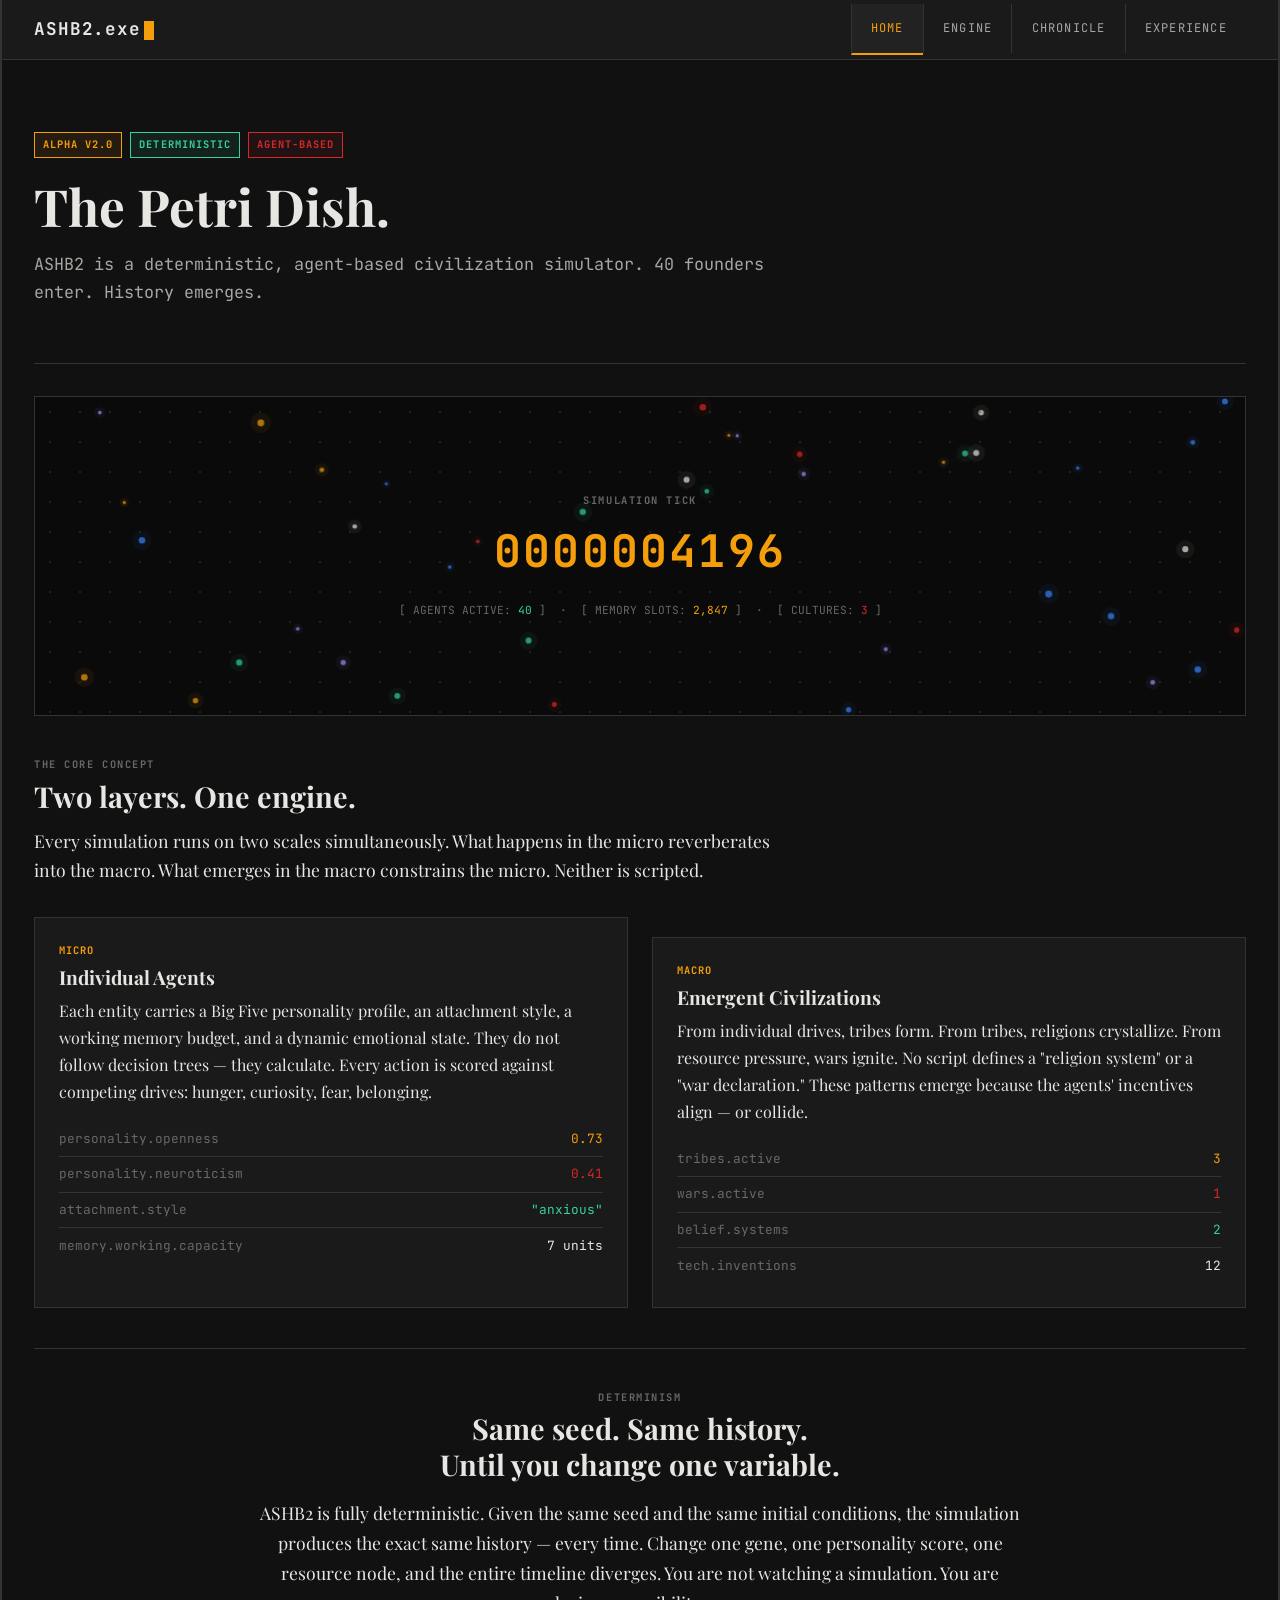
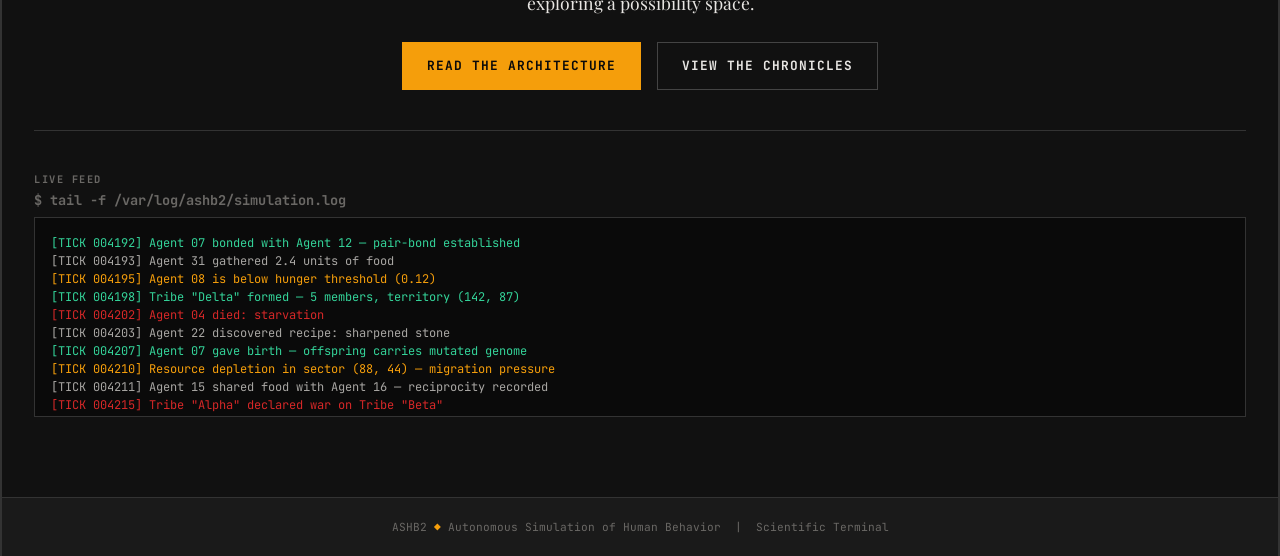
<file: website/index.html>
<!DOCTYPE html>
<html lang="en">
<head>
  <meta charset="UTF-8">
  <meta name="viewport" content="width=device-width, initial-scale=1.0">
  <title>ASHB2 — The Petri Dish</title>
  <meta name="description" content="ASHB2 is a deterministic, agent-based civilization simulator. 40 founders enter. History emerges.">
  <link rel="stylesheet" href="style.css">
</head>
<body>

  <!-- ═══ Navigation ═══════════════════════════════════════ -->
  <nav>
    <div class="logo">
      ASHB2.exe<span class="cursor"></span>
    </div>
    <ul>
      <li><a href="index.html" class="active">Home</a></li>
      <li><a href="engine.html">Engine</a></li>
      <li><a href="chronicle.html">Chronicle</a></li>
      <li><a href="experience.html">Experience</a></li>
    </ul>
  </nav>

  <!-- ═══ Main ═════════════════════════════════════════════ -->
  <main>

    <!-- ── Hero ──────────────────────────────────────────── -->
    <section class="hero">
      <div class="tag-group">
        <span class="tag amber">ALPHA v2.0</span>
        <span class="tag mint">DETERMINISTIC</span>
        <span class="tag crimson">AGENT-BASED</span>
      </div>
      <h1>The Petri Dish.</h1>
      <p class="sub" style="font-size:1.05rem; max-width:75ch;">
        ASHB2 is a deterministic, agent-based civilization simulator. 40 founders enter. History emerges.
      </p>
    </section>

    <!-- ── Simulation Canvas ─────────────────────────────── -->
    <div class="canvas-placeholder">
      <canvas id="simCanvas"></canvas>
      <div class="dots"></div>
      <div class="overlay-text">
        <div class="tick-counter">
          <span class="label">Simulation Tick</span>
          <span id="tickDisplay">0000000000</span>
        </div>
        <p class="mono muted" style="margin-top:0.75rem; font-size:0.7rem;">
          [ AGENTS ACTIVE: <span class="mint">40</span> ] &nbsp;·&nbsp; [ MEMORY SLOTS: <span class="amber">2,847</span> ] &nbsp;·&nbsp; [ CULTURES: <span class="crimson">3</span> ]
        </p>
      </div>
    </div>

    <!-- ── The Core Concept ──────────────────────────────── -->
    <section class="section">
      <p class="section-label">The Core Concept</p>
      <h2>Two layers. One engine.</h2>
      <p class="lede">
        Every simulation runs on two scales simultaneously. What happens in the micro
        reverberates into the macro. What emerges in the macro constrains the micro.
        Neither is scripted.
      </p>
      <div class="grid-2 mt-2">
        <div class="card">
          <div class="card-label">Micro</div>
          <h3>Individual Agents</h3>
          <p>
            Each entity carries a Big Five personality profile, an attachment style,
            a working memory budget, and a dynamic emotional state. They do not follow
            decision trees — they calculate. Every action is scored against competing
            drives: hunger, curiosity, fear, belonging.
          </p>
          <div class="data-row" style="margin-top:1rem;">
            <span class="key">personality.openness</span>
            <span class="val amber">0.73</span>
          </div>
          <div class="data-row">
            <span class="key">personality.neuroticism</span>
            <span class="val crimson">0.41</span>
          </div>
          <div class="data-row">
            <span class="key">attachment.style</span>
            <span class="val mint">"anxious"</span>
          </div>
          <div class="data-row">
            <span class="key">memory.working.capacity</span>
            <span class="val">7 units</span>
          </div>
        </div>
        <div class="card">
          <div class="card-label">Macro</div>
          <h3>Emergent Civilizations</h3>
          <p>
            From individual drives, tribes form. From tribes, religions crystallize.
            From resource pressure, wars ignite. No script defines a "religion system"
            or a "war declaration." These patterns emerge because the agents' incentives
            align — or collide.
          </p>
          <div class="data-row" style="margin-top:1rem;">
            <span class="key">tribes.active</span>
            <span class="val amber">3</span>
          </div>
          <div class="data-row">
            <span class="key">wars.active</span>
            <span class="val crimson">1</span>
          </div>
          <div class="data-row">
            <span class="key">belief.systems</span>
            <span class="val mint">2</span>
          </div>
          <div class="data-row">
            <span class="key">tech.inventions</span>
            <span class="val">12</span>
          </div>
        </div>
      </div>
    </section>

    <!-- ── The Hook ───────────────────────────────────────── -->
    <section class="section text-center">
      <p class="section-label">Determinism</p>
      <h2>Same seed. Same history.<br>Until you change one variable.</h2>
      <p class="lede" style="margin: 1rem auto 0 auto;">
        ASHB2 is fully deterministic. Given the same seed and the same initial conditions,
        the simulation produces the exact same history — every time. Change one gene,
        one personality score, one resource node, and the entire timeline diverges.
        You are not watching a simulation. You are exploring a possibility space.
      </p>
      <div class="btn-group" style="justify-content: center;">
        <a href="engine.html" class="btn amber">Read the Architecture</a>
        <a href="chronicle.html" class="btn">View the Chronicles</a>
      </div>
    </section>

    <!-- ── Simulation Log ────────────────────────────────── -->
    <section class="section">
      <p class="section-label">Live Feed</p>
      <h3 class="mono" style="font-size:0.85rem; color:var(--text-muted);">
        $ tail -f /var/log/ashb2/simulation.log
      </h3>
      <div class="log-scroller">
        <div class="log-content">
          <div class="log-content-inner">
            <div class="log-line event">[TICK 004192] Agent 07 bonded with Agent 12 — pair-bond established</div>
            <div class="log-line info">[TICK 004193] Agent 31 gathered 2.4 units of food</div>
            <div class="log-line warn">[TICK 004195] Agent 08 is below hunger threshold (0.12)</div>
            <div class="log-line event">[TICK 004198] Tribe "Delta" formed — 5 members, territory (142, 87)</div>
            <div class="log-line error">[TICK 004202] Agent 04 died: starvation</div>
            <div class="log-line info">[TICK 004203] Agent 22 discovered recipe: sharpened stone</div>
            <div class="log-line event">[TICK 004207] Agent 07 gave birth — offspring carries mutated genome</div>
            <div class="log-line warn">[TICK 004210] Resource depletion in sector (88, 44) — migration pressure</div>
            <div class="log-line info">[TICK 004211] Agent 15 shared food with Agent 16 — reciprocity recorded</div>
            <div class="log-line error">[TICK 004215] Tribe "Alpha" declared war on Tribe "Beta"</div>
            <div class="log-line event">[TICK 004218] Agent 33 achieved status: tribal elder</div>
            <div class="log-line info">[TICK 004220] Agent 27 explored new sector (201, 156)</div>
            <div class="log-line warn">[TICK 004223] Agent 41 memory decay: forgotten dangerous location</div>
            <div class="log-line event">[TICK 004225] Religion "The Great Hunger" — 3 adherents</div>
            <div class="log-line info">[TICK 004228] Agent 09 crafted tool from flint + wood</div>
            <div class="log-line error">[TICK 004230] Battle at (120, 95): 2 casualties</div>
            <div class="log-line event">[TICK 004233] Agent 19 migrated to Tribe "Gamma"</div>
            <div class="log-line info">[TICK 004235] Agent 44 learned recipe from Agent 12</div>
            <div class="log-line warn">[TICK 004238] Famine conditions detected in northern region</div>
            <div class="log-line event">[TICK 004240] Agent 50 born — genome: [0.82, 0.45, 0.91, 0.33, 0.67]</div>
            <div class="log-line info">[TICK 004242] Agent 03 reached age 200 — longevity record</div>
          </div>
          <div class="log-content-inner">
            <div class="log-line event">[TICK 004192] Agent 07 bonded with Agent 12 — pair-bond established</div>
            <div class="log-line info">[TICK 004193] Agent 31 gathered 2.4 units of food</div>
            <div class="log-line warn">[TICK 004195] Agent 08 is below hunger threshold (0.12)</div>
            <div class="log-line event">[TICK 004198] Tribe "Delta" formed — 5 members, territory (142, 87)</div>
            <div class="log-line error">[TICK 004202] Agent 04 died: starvation</div>
            <div class="log-line info">[TICK 004203] Agent 22 discovered recipe: sharpened stone</div>
            <div class="log-line event">[TICK 004207] Agent 07 gave birth — offspring carries mutated genome</div>
            <div class="log-line warn">[TICK 004210] Resource depletion in sector (88, 44) — migration pressure</div>
            <div class="log-line info">[TICK 004211] Agent 15 shared food with Agent 16 — reciprocity recorded</div>
            <div class="log-line error">[TICK 004215] Tribe "Alpha" declared war on Tribe "Beta"</div>
            <div class="log-line event">[TICK 004218] Agent 33 achieved status: tribal elder</div>
            <div class="log-line info">[TICK 004220] Agent 27 explored new sector (201, 156)</div>
            <div class="log-line warn">[TICK 004223] Agent 41 memory decay: forgotten dangerous location</div>
            <div class="log-line event">[TICK 004225] Religion "The Great Hunger" — 3 adherents</div>
            <div class="log-line info">[TICK 004228] Agent 09 crafted tool from flint + wood</div>
            <div class="log-line error">[TICK 004230] Battle at (120, 95): 2 casualties</div>
            <div class="log-line event">[TICK 004233] Agent 19 migrated to Tribe "Gamma"</div>
            <div class="log-line info">[TICK 004235] Agent 44 learned recipe from Agent 12</div>
            <div class="log-line warn">[TICK 004238] Famine conditions detected in northern region</div>
            <div class="log-line event">[TICK 004240] Agent 50 born — genome: [0.82, 0.45, 0.91, 0.33, 0.67]</div>
            <div class="log-line info">[TICK 004242] Agent 03 reached age 200 — longevity record</div>
          </div>
        </div>
      </div>
    </section>

  </main>

  <!-- ═══ Footer ═══════════════════════════════════════════ -->
  <footer>
    ASHB2 <span class="dot">◆</span> Autonomous Simulation of Human Behavior &nbsp;|&nbsp; Scientific Terminal
  </footer>

  <script>
    // ── Live tick counter animation ──────────────────────
    (function() {
      const display = document.getElementById('tickDisplay');
      let tick = 4192;
      setInterval(function() {
        tick += Math.floor(Math.random() * 3) + 1;
        display.textContent = String(tick).padStart(10, '0');
      }, 800);
    })();

    // ── Animated canvas particles ───────────────────────
    (function() {
      const canvas = document.getElementById('simCanvas');
      if (!canvas) return;
      const container = canvas.parentElement;
      const ctx = canvas.getContext('2d');

      function resize() {
        canvas.width = container.offsetWidth;
        canvas.height = container.offsetHeight;
      }
      resize();
      window.addEventListener('resize', resize);

      const agents = [];
      const COLORS = ['#f59e0b', '#34d399', '#d62828', '#3b82f6', '#a78bfa', '#e8e6e3'];

      for (let i = 0; i < 40; i++) {
        agents.push({
          x: Math.random() * canvas.width,
          y: Math.random() * canvas.height,
          vx: (Math.random() - 0.5) * 0.6,
          vy: (Math.random() - 0.5) * 0.6,
          r: 1.5 + Math.random() * 2,
          color: COLORS[Math.floor(Math.random() * COLORS.length)],
          trail: []
        });
      }

      function drawTriangles() {
        for (let i = 0; i < agents.length; i++) {
          for (let j = i + 1; j < agents.length; j++) {
            const dx = agents[i].x - agents[j].x;
            const dy = agents[i].y - agents[j].y;
            const dist = Math.sqrt(dx * dx + dy * dy);
            if (dist < 60) {
              ctx.beginPath();
              ctx.moveTo(agents[i].x, agents[i].y);
              ctx.lineTo(agents[j].x, agents[j].y);
              ctx.strokeStyle = 'rgba(68, 68, 68, ' + (1 - dist / 60) * 0.4 + ')';
              ctx.lineWidth = 0.5;
              ctx.stroke();
            }
          }
        }
      }

      function loop() {
        ctx.clearRect(0, 0, canvas.width, canvas.height);

        drawTriangles();

        for (const a of agents) {
          a.x += a.vx;
          a.y += a.vy;

          if (a.x < 0) { a.x = 0; a.vx *= -1; }
          if (a.x > canvas.width)  { a.x = canvas.width;  a.vx *= -1; }
          if (a.y < 0) { a.y = 0; a.vy *= -1; }
          if (a.y > canvas.height) { a.y = canvas.height; a.vy *= -1; }

          ctx.beginPath();
          ctx.arc(a.x, a.y, a.r, 0, Math.PI * 2);
          ctx.fillStyle = a.color;
          ctx.globalAlpha = 0.7;
          ctx.fill();
          ctx.globalAlpha = 1;

          // Glow
          ctx.beginPath();
          ctx.arc(a.x, a.y, a.r * 3, 0, Math.PI * 2);
          ctx.fillStyle = a.color;
          ctx.globalAlpha = 0.06;
          ctx.fill();
          ctx.globalAlpha = 1;
        }

        requestAnimationFrame(loop);
      }

      loop();
    })();
  </script>

</body>
</html>
</file>
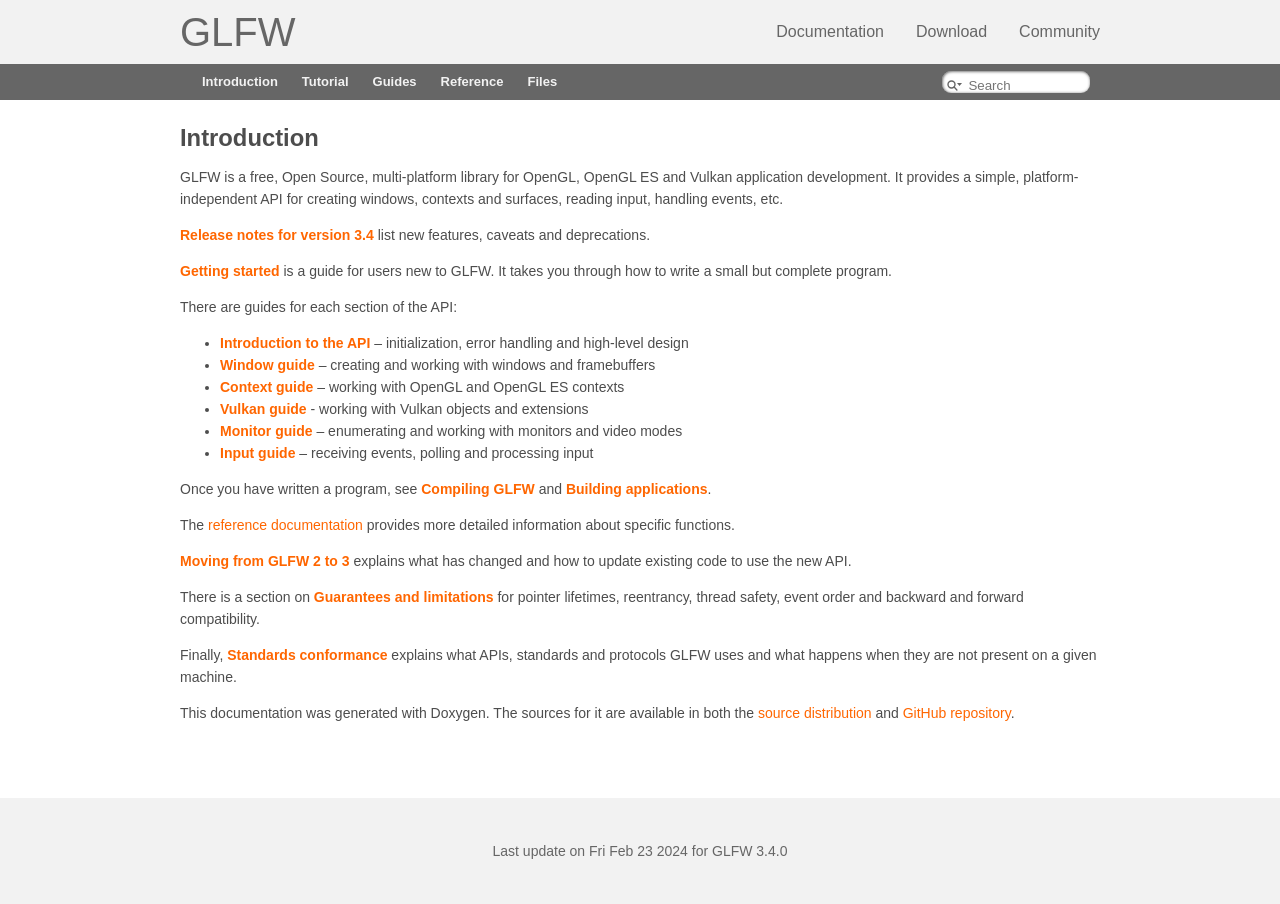
<file: libs/glfw/docs/html/index.html>
<!DOCTYPE html>
<html lang="en">
<head>
<meta http-equiv="Content-Type" content="text/xhtml;charset=UTF-8"/>
<meta name="viewport" content="width=device-width, initial-scale=1.0">
<meta http-equiv="X-UA-Compatible" content="IE=9"/>
<meta name="generator" content="Doxygen 1.9.8"/>
<title>GLFW: Introduction</title>
<link href="tabs.css" rel="stylesheet" type="text/css"/>
<script type="text/javascript" src="jquery.js"></script>
<script type="text/javascript" src="dynsections.js"></script>
<link href="search/search.css" rel="stylesheet" type="text/css"/>
<script type="text/javascript" src="search/searchdata.js"></script>
<script type="text/javascript" src="search/search.js"></script>
<link href="doxygen.css" rel="stylesheet" type="text/css" />
<link href="extra.css" rel="stylesheet" type="text/css"/>
</head>
<body>
<div id="top"><!-- do not remove this div, it is closed by doxygen! -->
<div id="titlearea">
	<div class="glfwheader">
		<a href="https://www.glfw.org/" id="glfwhome">GLFW</a>
		<ul class="glfwnavbar">
			<li><a href="https://www.glfw.org/documentation.html">Documentation</a></li>
			<li><a href="https://www.glfw.org/download.html">Download</a></li>
			<li><a href="https://www.glfw.org/community.html">Community</a></li>
		</ul>
	</div>
</div>
<!-- end header part -->
<!-- Generated by Doxygen 1.9.8 -->
<script type="text/javascript">
/* @license magnet:?xt=urn:btih:d3d9a9a6595521f9666a5e94cc830dab83b65699&amp;dn=expat.txt MIT */
var searchBox = new SearchBox("searchBox", "search/",'.html');
/* @license-end */
</script>
<script type="text/javascript" src="menudata.js"></script>
<script type="text/javascript" src="menu.js"></script>
<script type="text/javascript">
/* @license magnet:?xt=urn:btih:d3d9a9a6595521f9666a5e94cc830dab83b65699&amp;dn=expat.txt MIT */
$(function() {
  initMenu('',true,false,'search.php','Search');
  $(document).ready(function() { init_search(); });
});
/* @license-end */
</script>
<div id="main-nav"></div>
</div><!-- top -->
<!-- window showing the filter options -->
<div id="MSearchSelectWindow"
     onmouseover="return searchBox.OnSearchSelectShow()"
     onmouseout="return searchBox.OnSearchSelectHide()"
     onkeydown="return searchBox.OnSearchSelectKey(event)">
</div>

<!-- iframe showing the search results (closed by default) -->
<div id="MSearchResultsWindow">
<div id="MSearchResults">
<div class="SRPage">
<div id="SRIndex">
<div id="SRResults"></div>
<div class="SRStatus" id="Loading">Loading...</div>
<div class="SRStatus" id="Searching">Searching...</div>
<div class="SRStatus" id="NoMatches">No Matches</div>
</div>
</div>
</div>
</div>

<div><div class="header">
  <div class="headertitle"><div class="title">Introduction </div></div>
</div><!--header-->
<div class="contents">
<div class="textblock"><p><a class="anchor" id="mainpage"></a> GLFW is a free, Open Source, multi-platform library for OpenGL, OpenGL ES and Vulkan application development. It provides a simple, platform-independent API for creating windows, contexts and surfaces, reading input, handling events, etc.</p>
<p><a class="el" href="news.html">Release notes for version 3.4</a> list new features, caveats and deprecations.</p>
<p><a class="el" href="quick_guide.html">Getting started</a> is a guide for users new to GLFW. It takes you through how to write a small but complete program.</p>
<p>There are guides for each section of the API:</p>
<ul>
<li><a class="el" href="intro_guide.html">Introduction to the API</a> – initialization, error handling and high-level design</li>
<li><a class="el" href="window_guide.html">Window guide</a> – creating and working with windows and framebuffers</li>
<li><a class="el" href="context_guide.html">Context guide</a> – working with OpenGL and OpenGL ES contexts</li>
<li><a class="el" href="vulkan_guide.html">Vulkan guide</a> - working with Vulkan objects and extensions</li>
<li><a class="el" href="monitor_guide.html">Monitor guide</a> – enumerating and working with monitors and video modes</li>
<li><a class="el" href="input_guide.html">Input guide</a> – receiving events, polling and processing input</li>
</ul>
<p>Once you have written a program, see <a class="el" href="compile_guide.html">Compiling GLFW</a> and <a class="el" href="build_guide.html">Building applications</a>.</p>
<p>The <a href="modules.html">reference documentation</a> provides more detailed information about specific functions.</p>
<p><a class="el" href="moving_guide.html">Moving from GLFW 2 to 3</a> explains what has changed and how to update existing code to use the new API.</p>
<p>There is a section on <a class="el" href="intro_guide.html#guarantees_limitations">Guarantees and limitations</a> for pointer lifetimes, reentrancy, thread safety, event order and backward and forward compatibility.</p>
<p>Finally, <a class="el" href="compat_guide.html">Standards conformance</a> explains what APIs, standards and protocols GLFW uses and what happens when they are not present on a given machine.</p>
<p>This documentation was generated with Doxygen. The sources for it are available in both the <a href="https://www.glfw.org/download.html">source distribution</a> and <a href="https://github.com/glfw/glfw">GitHub repository</a>. </p>
</div></div><!-- PageDoc -->
</div><!-- contents -->
<address class="footer">
<p>
Last update on Fri Feb 23 2024 for GLFW 3.4.0
</p>
</address>
</body>
</html>
</file>
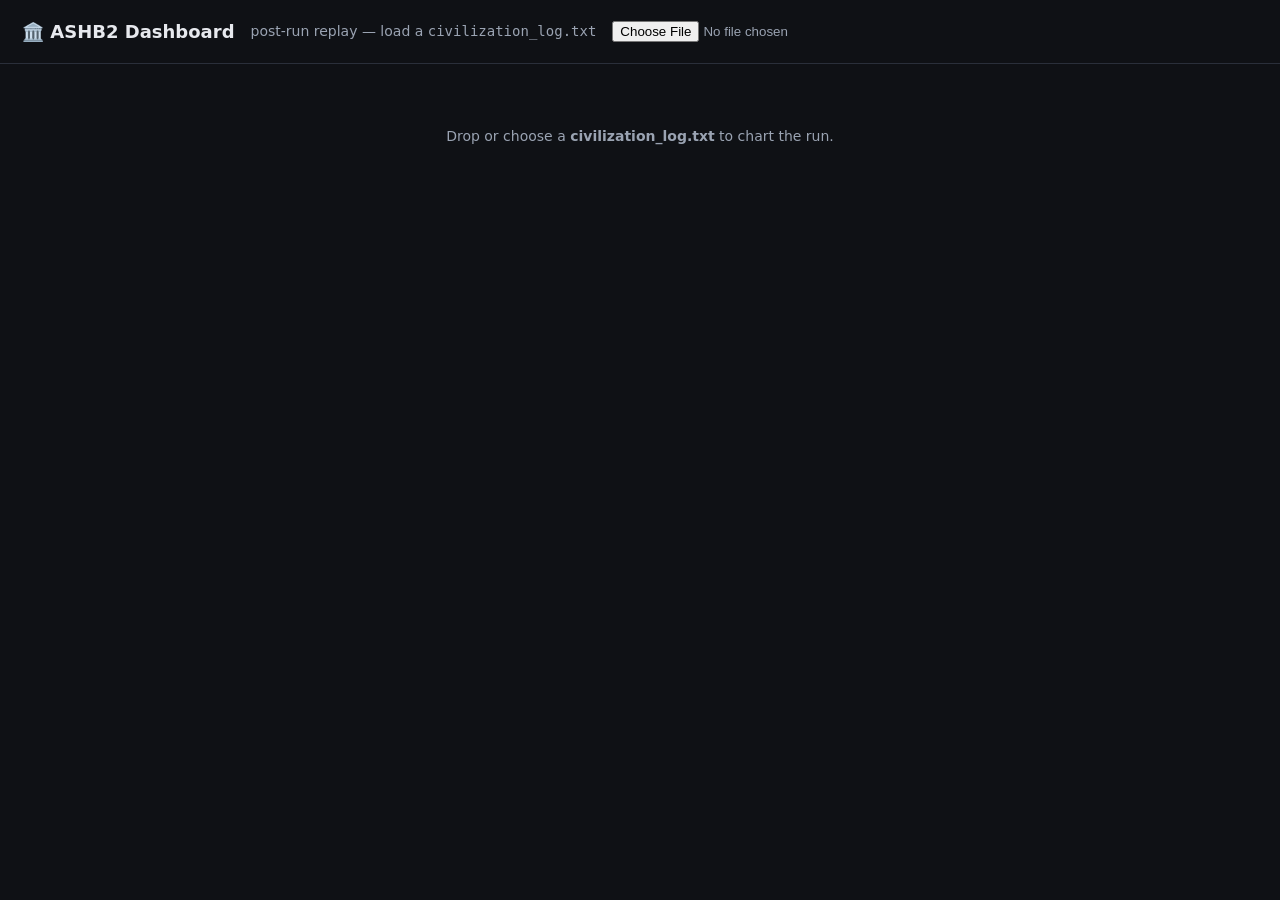
<file: scripts/ashb2_dashboard.html>
<!doctype html>
<html lang="en">
<head>
<meta charset="utf-8">
<meta name="viewport" content="width=device-width, initial-scale=1">
<title>ASHB2 Dashboard</title>
<style>
  :root{--bg:#0f1115;--panel:#181b22;--ink:#e7e9ee;--mut:#9aa3b2;--line:#2a2f3a;
        --a:#5aa9ff;--b:#8f6dff;--c:#ff8f5a;--d:#5ad1a0;--e:#ff5a7a;--f:#f2c14e;}
  *{box-sizing:border-box}
  body{margin:0;background:var(--bg);color:var(--ink);font:14px/1.5 system-ui,Segoe UI,Roboto,sans-serif}
  header{padding:18px 22px;border-bottom:1px solid var(--line);display:flex;gap:16px;align-items:center;flex-wrap:wrap}
  h1{font-size:18px;margin:0;font-weight:650}
  .mut{color:var(--mut)}
  main{padding:22px;max-width:1100px;margin:0 auto}
  .cards{display:grid;grid-template-columns:repeat(auto-fit,minmax(150px,1fr));gap:12px;margin-bottom:22px}
  .card{background:var(--panel);border:1px solid var(--line);border-radius:12px;padding:14px 16px}
  .card .n{font-size:22px;font-weight:680}
  .card .l{color:var(--mut);font-size:12px;text-transform:uppercase;letter-spacing:.04em}
  .panel{background:var(--panel);border:1px solid var(--line);border-radius:12px;padding:16px;margin-bottom:20px;overflow-x:auto}
  .panel h2{font-size:14px;margin:0 0 12px;font-weight:620}
  canvas{max-width:100%}
  .legend{display:flex;gap:14px;flex-wrap:wrap;margin-top:10px;font-size:12px;color:var(--mut)}
  .legend span{display:inline-flex;align-items:center;gap:6px}
  .sw{width:12px;height:3px;border-radius:2px;display:inline-block}
  input[type=file]{color:var(--mut)}
  .empty{color:var(--mut);padding:40px;text-align:center}
  table{border-collapse:collapse;width:100%;font-size:13px}
  td,th{padding:5px 10px;border-bottom:1px solid var(--line);text-align:left}
</style>
</head>
<body>
<header>
  <h1>🏛️ ASHB2 Dashboard</h1>
  <span class="mut">post-run replay — load a <code>civilization_log.txt</code></span>
  <input id="file" type="file" accept=".txt,.log">
</header>
<main id="main">
  <div class="empty" id="empty">Drop or choose a <b>civilization_log.txt</b> to chart the run.</div>
  <div id="content" style="display:none">
    <div class="cards" id="cards"></div>
    <div class="panel"><h2>Population &amp; peak</h2><canvas id="cPop" width="1040" height="220"></canvas></div>
    <div class="panel"><h2>Technology &amp; dark ages</h2><canvas id="cTech" width="1040" height="220"></canvas></div>
    <div class="panel"><h2>Cumulative war (declared · battles · war deaths)</h2><canvas id="cWar" width="1040" height="220"></canvas></div>
    <div class="panel"><h2>War casus belli</h2><div id="reasons"></div></div>
  </div>
</main>
<script>
const F = (b,k)=>{const m=b.match(new RegExp(k+'=(?:"([^"]*)"|(\\S+))'));return m?(m[1]??m[2]):null;};
const N = (b,k)=>{const v=F(b,k);return v==null?null:parseFloat(v);};

function parse(text){
  const snaps=[], reasons={};
  for(const line of text.split(/\r?\n/)){
    if(line.includes('kind=snapshot')){
      snaps.push({
        day:N(line,'day'), era:F(line,'era'), pop:N(line,'population'), peak:N(line,'peakPopulation'),
        tribes:N(line,'tribes'), religions:N(line,'religions'), techs:N(line,'innovations'),
        dark:N(line,'darkAges'), wars:N(line,'warsDeclared'), ethnic:N(line,'ethnicWars'),
        battles:N(line,'battles'), warDeaths:N(line,'warDeaths'), conquests:N(line,'conquests'),
        gini:N(line,'wealthGini'), culture:N(line,'avgCulture'), disasters:N(line,'disasters'),
        colonies:N(line,'colonies'), sagas:N(line,'sagas')
      });
    } else if(line.includes('kind=war_declared')){
      const r=F(line,'reason')||'unknown'; reasons[r]=(reasons[r]||0)+1;
    }
  }
  return {snaps, reasons};
}

const COL=['--a','--b','--c','--d','--e','--f'].map(v=>getComputedStyle(document.documentElement).getPropertyValue(v).trim());

function line(canvas, snaps, series){
  const ctx=canvas.getContext('2d'), W=canvas.width, H=canvas.height, P=38;
  ctx.clearRect(0,0,W,H);
  const xs=snaps.map(s=>s.day), xmin=Math.min(...xs), xmax=Math.max(...xs)||1;
  let ymax=0; series.forEach(se=>snaps.forEach(s=>{if(s[se.k]!=null)ymax=Math.max(ymax,s[se.k]);}));
  ymax=ymax||1;
  ctx.strokeStyle=getComputedStyle(document.documentElement).getPropertyValue('--line');
  ctx.lineWidth=1;
  for(let i=0;i<=4;i++){const y=P+(H-2*P)*i/4;ctx.beginPath();ctx.moveTo(P,y);ctx.lineTo(W-8,y);ctx.stroke();
    ctx.fillStyle=getComputedStyle(document.documentElement).getPropertyValue('--mut');ctx.font='11px sans-serif';
    ctx.fillText(Math.round(ymax*(1-i/4)),4,y+3);}
  const X=d=>P+(W-P-8)*(d-xmin)/(xmax-xmin||1), Y=v=>P+(H-2*P)*(1-v/ymax);
  series.forEach((se,i)=>{
    ctx.strokeStyle=COL[i%COL.length];ctx.lineWidth=2;ctx.beginPath();let started=false;
    snaps.forEach(s=>{if(s[se.k]==null)return;const x=X(s.day),y=Y(s[se.k]);
      if(!started){ctx.moveTo(x,y);started=true;}else ctx.lineTo(x,y);});
    ctx.stroke();
  });
}

function legend(id,series){
  const el=document.createElement('div');el.className='legend';
  series.forEach((se,i)=>{const s=document.createElement('span');
    s.innerHTML=`<span class="sw" style="background:${COL[i%COL.length]}"></span>${se.label}`;el.appendChild(s);});
  document.getElementById(id).parentElement.appendChild(el);
}

function render({snaps,reasons}){
  if(!snaps.length){alert('No snapshot lines found in that file.');return;}
  document.getElementById('empty').style.display='none';
  document.getElementById('content').style.display='';
  const f=snaps[snaps.length-1];
  const cards=[['Final era',f.era],['Population',f.pop],['Peak',f.peak],['Tribes',f.tribes],
    ['Techs',f.techs],['Dark ages',f.dark],['Wars',f.wars],['War deaths',f.warDeaths],
    ['Conquests',f.conquests],['Disasters',f.disasters],['Colonies',f.colonies],['Sagas',f.sagas]];
  document.getElementById('cards').innerHTML=cards.filter(c=>c[1]!=null)
    .map(c=>`<div class="card"><div class="n">${c[1]}</div><div class="l">${c[0]}</div></div>`).join('');
  line(cPop,snaps,[{k:'pop',label:'population'},{k:'peak',label:'peak'}]);legend('cPop',[{label:'population'},{label:'peak'}]);
  line(cTech,snaps,[{k:'techs',label:'techs'},{k:'dark',label:'dark ages'},{k:'tribes',label:'tribes'}]);legend('cTech',[{label:'techs'},{label:'dark ages'},{label:'tribes'}]);
  line(cWar,snaps,[{k:'wars',label:'declared'},{k:'battles',label:'battles'},{k:'warDeaths',label:'war deaths'}]);legend('cWar',[{label:'declared'},{label:'battles'},{label:'war deaths'}]);
  const tot=Object.values(reasons).reduce((a,b)=>a+b,0)||1;
  document.getElementById('reasons').innerHTML='<table><tr><th>Reason</th><th>Count</th><th>Share</th></tr>'+
    Object.entries(reasons).sort((a,b)=>b[1]-a[1]).map(([r,c])=>
      `<tr><td>${r}</td><td>${c}</td><td>${(100*c/tot).toFixed(1)}%</td></tr>`).join('')+'</table>';
}

document.getElementById('file').addEventListener('change',e=>{
  const file=e.target.files[0];if(!file)return;
  const r=new FileReader();r.onload=()=>render(parse(r.result));r.readAsText(file);
});
</script>
</body>
</html>
</file>
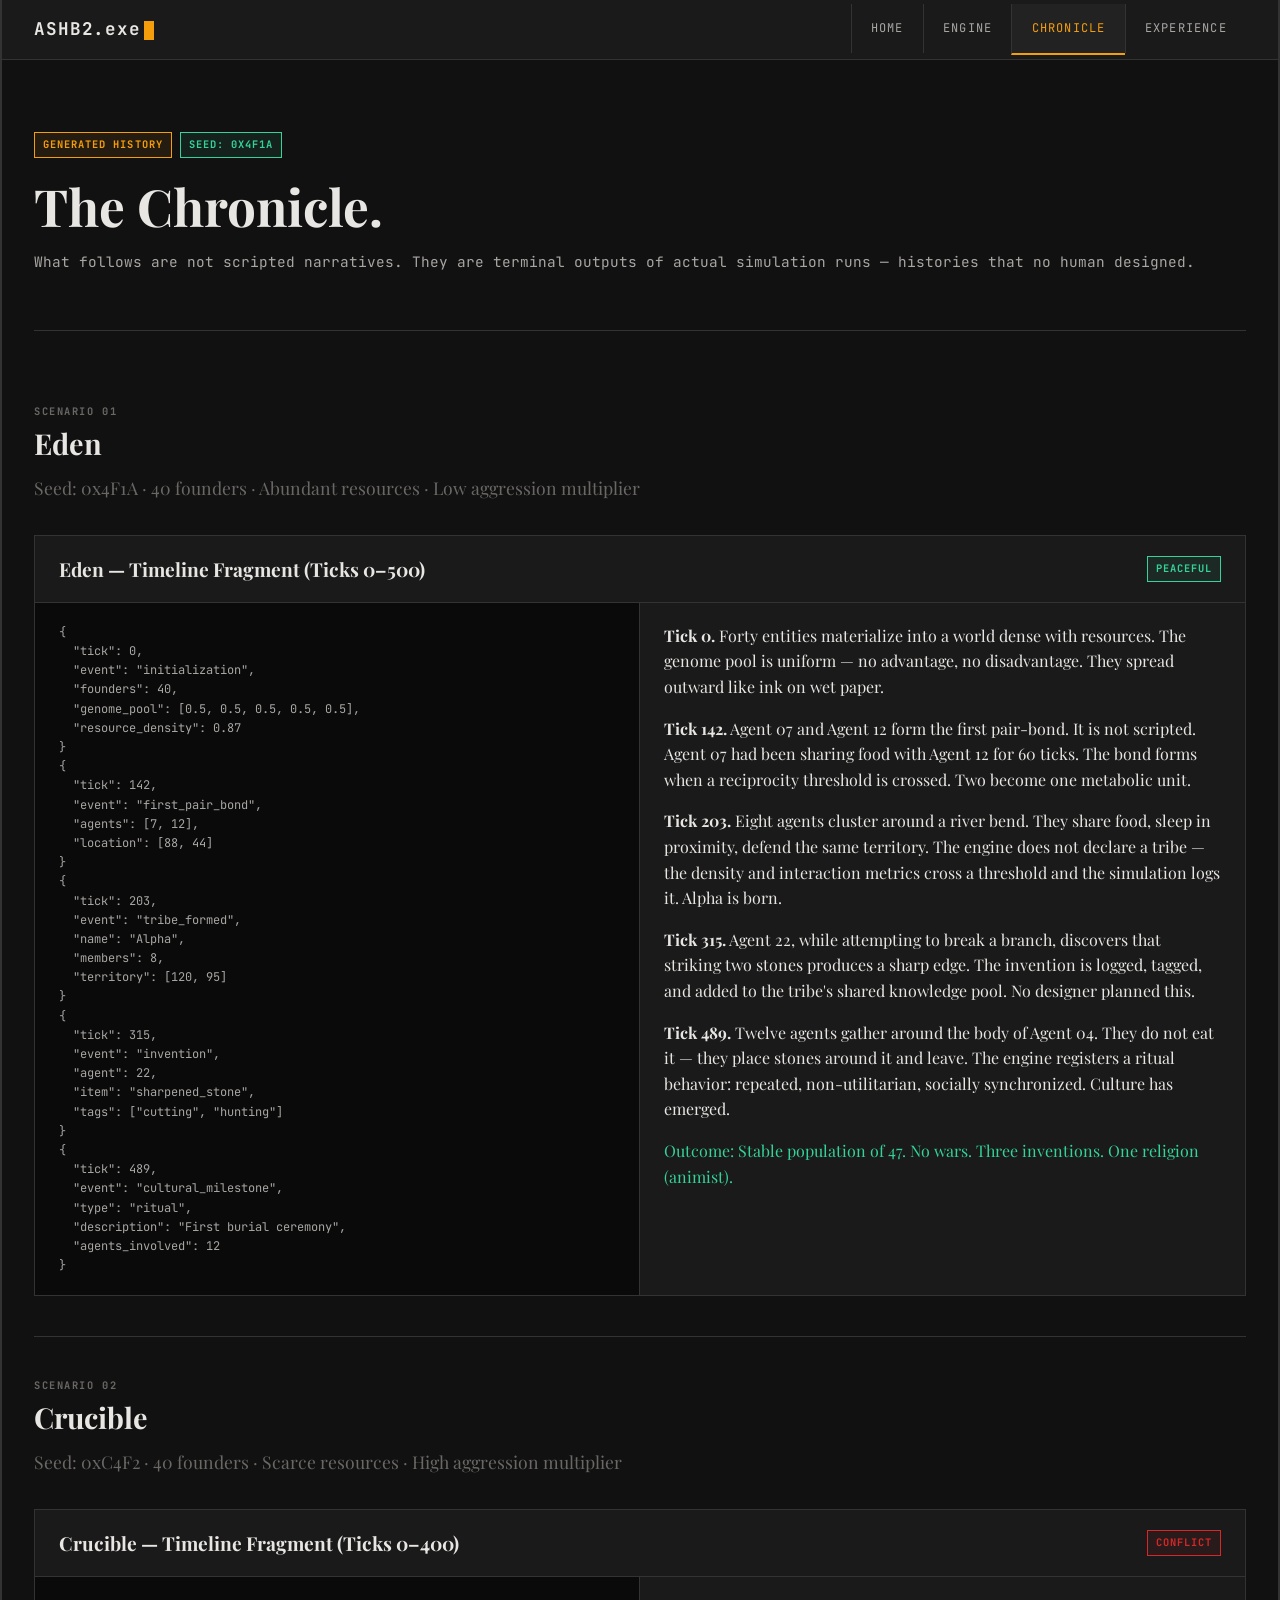
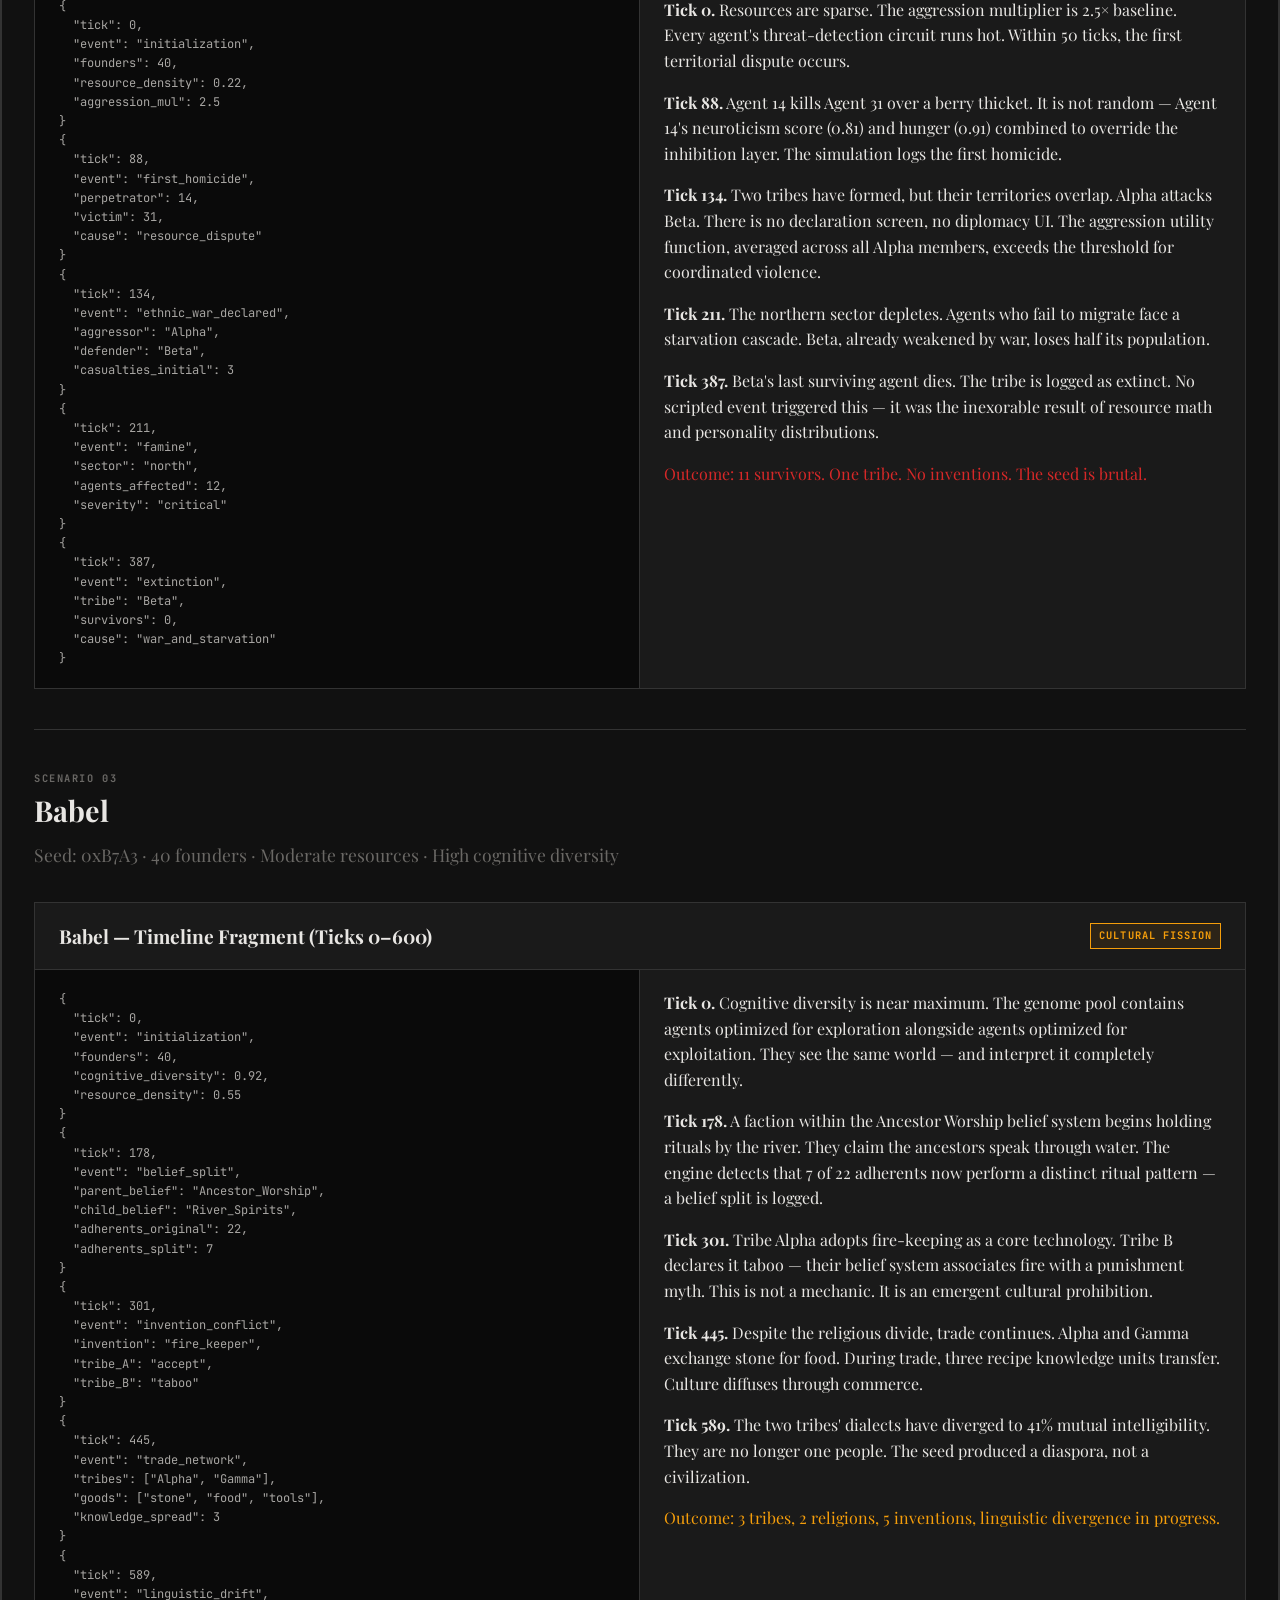
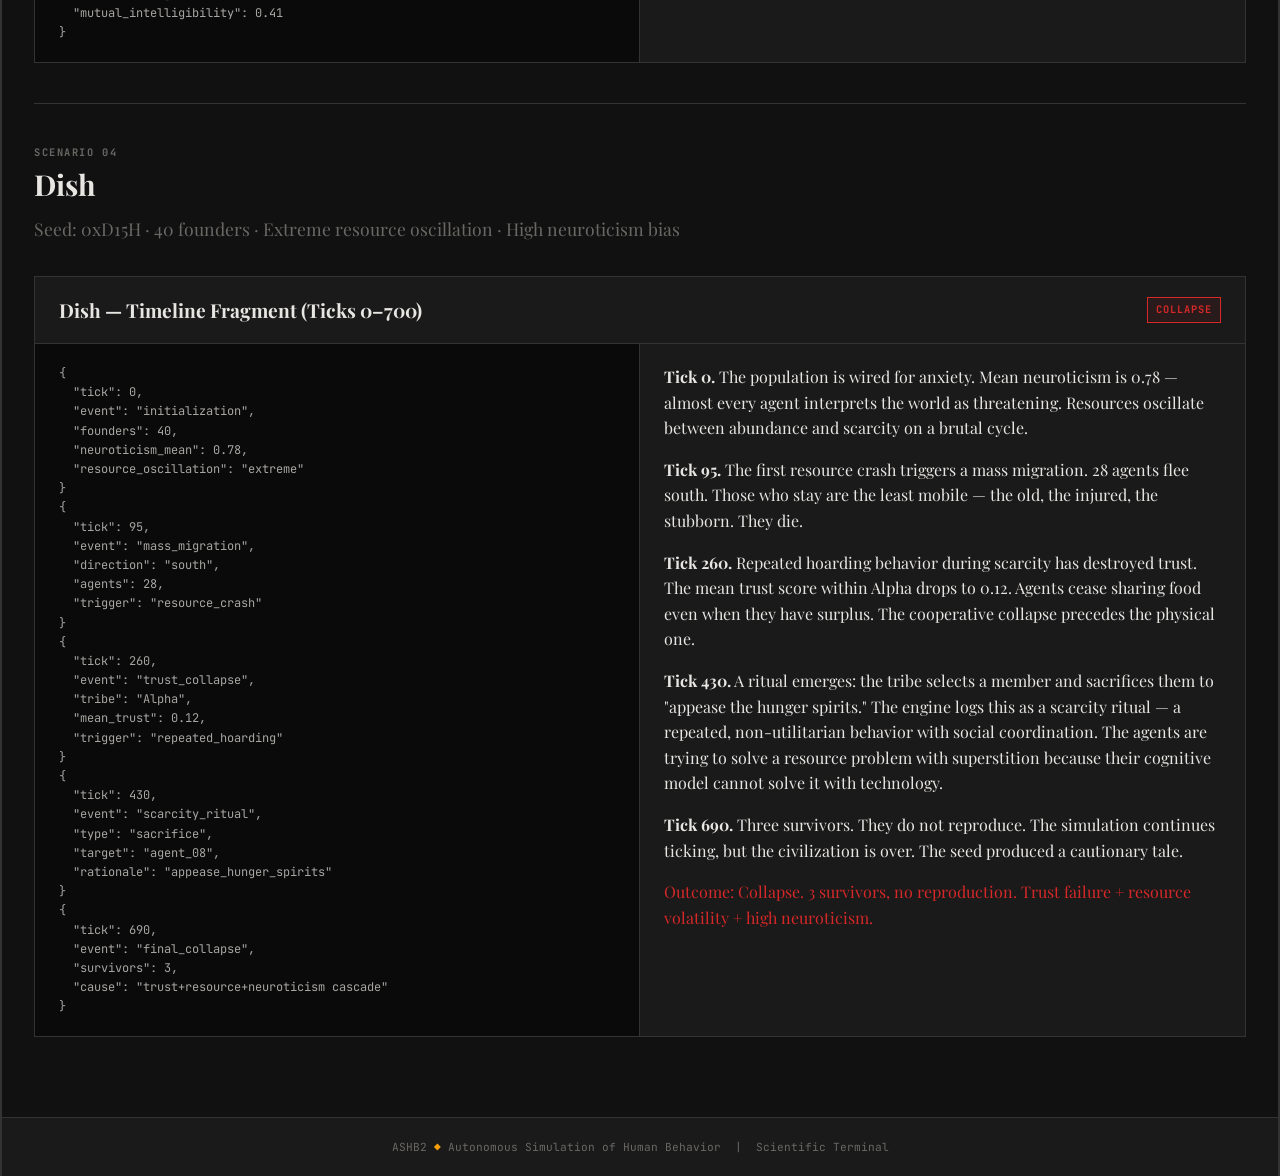
<file: website/chronicle.html>
<!DOCTYPE html>
<html lang="en">
<head>
  <meta charset="UTF-8">
  <meta name="viewport" content="width=device-width, initial-scale=1.0">
  <title>ASHB2 — The Chronicle</title>
  <meta name="description" content="Generated histories from ASHB2 simulation runs: Eden, Crucible, Babel, and Dish scenarios with full logs.">
  <link rel="stylesheet" href="style.css">
</head>
<body>

  <!-- ═══ Navigation ═══════════════════════════════════════ -->
  <nav>
    <div class="logo">
      ASHB2.exe<span class="cursor"></span>
    </div>
    <ul>
      <li><a href="index.html">Home</a></li>
      <li><a href="engine.html">Engine</a></li>
      <li><a href="chronicle.html" class="active">Chronicle</a></li>
      <li><a href="experience.html">Experience</a></li>
    </ul>
  </nav>

  <!-- ═══ Main ═════════════════════════════════════════════ -->
  <main>

    <section class="hero">
      <div class="tag-group">
        <span class="tag amber">Generated History</span>
        <span class="tag mint">Seed: 0x4F1A</span>
      </div>
      <h1>The Chronicle.</h1>
      <p class="sub">What follows are not scripted narratives. They are terminal outputs of actual simulation runs — histories that no human designed.</p>
    </section>

    <!-- ── Scenario: Eden ─────────────────────────────────── -->
    <section class="section">
      <p class="section-label">Scenario 01</p>
      <h2>Eden</h2>
      <p class="lede" style="color:var(--text-muted);">Seed: 0x4F1A · 40 founders · Abundant resources · Low aggression multiplier</p>

      <div class="scenario-card mt-2">
        <div class="scenario-header">
          <h3>Eden — Timeline Fragment (Ticks 0–500)</h3>
          <span class="tag mint">peaceful</span>
        </div>
        <div class="scenario-body">
          <div class="scenario-json">{
  "tick": 0,
  "event": "initialization",
  "founders": 40,
  "genome_pool": [0.5, 0.5, 0.5, 0.5, 0.5],
  "resource_density": 0.87
}
{
  "tick": 142,
  "event": "first_pair_bond",
  "agents": [7, 12],
  "location": [88, 44]
}
{
  "tick": 203,
  "event": "tribe_formed",
  "name": "Alpha",
  "members": 8,
  "territory": [120, 95]
}
{
  "tick": 315,
  "event": "invention",
  "agent": 22,
  "item": "sharpened_stone",
  "tags": ["cutting", "hunting"]
}
{
  "tick": 489,
  "event": "cultural_milestone",
  "type": "ritual",
  "description": "First burial ceremony",
  "agents_involved": 12
}</div>
          <div class="scenario-narrative">
            <p><strong>Tick 0.</strong> Forty entities materialize into a world dense with resources. The genome pool is uniform — no advantage, no disadvantage. They spread outward like ink on wet paper.</p>
            <p><strong>Tick 142.</strong> Agent 07 and Agent 12 form the first pair-bond. It is not scripted. Agent 07 had been sharing food with Agent 12 for 60 ticks. The bond forms when a reciprocity threshold is crossed. Two become one metabolic unit.</p>
            <p><strong>Tick 203.</strong> Eight agents cluster around a river bend. They share food, sleep in proximity, defend the same territory. The engine does not declare a tribe — the density and interaction metrics cross a threshold and the simulation logs it. Alpha is born.</p>
            <p><strong>Tick 315.</strong> Agent 22, while attempting to break a branch, discovers that striking two stones produces a sharp edge. The invention is logged, tagged, and added to the tribe's shared knowledge pool. No designer planned this.</p>
            <p><strong>Tick 489.</strong> Twelve agents gather around the body of Agent 04. They do not eat it — they place stones around it and leave. The engine registers a ritual behavior: repeated, non-utilitarian, socially synchronized. Culture has emerged.</p>
            <p class="mt-1 mint">Outcome: Stable population of 47. No wars. Three inventions. One religion (animist).</p>
          </div>
        </div>
      </div>
    </section>

    <!-- ── Scenario: Crucible ─────────────────────────────── -->
    <section class="section">
      <p class="section-label">Scenario 02</p>
      <h2>Crucible</h2>
      <p class="lede" style="color:var(--text-muted);">Seed: 0xC4F2 · 40 founders · Scarce resources · High aggression multiplier</p>

      <div class="scenario-card mt-2">
        <div class="scenario-header">
          <h3>Crucible — Timeline Fragment (Ticks 0–400)</h3>
          <span class="tag crimson">conflict</span>
        </div>
        <div class="scenario-body">
          <div class="scenario-json">{
  "tick": 0,
  "event": "initialization",
  "founders": 40,
  "resource_density": 0.22,
  "aggression_mul": 2.5
}
{
  "tick": 88,
  "event": "first_homicide",
  "perpetrator": 14,
  "victim": 31,
  "cause": "resource_dispute"
}
{
  "tick": 134,
  "event": "ethnic_war_declared",
  "aggressor": "Alpha",
  "defender": "Beta",
  "casualties_initial": 3
}
{
  "tick": 211,
  "event": "famine",
  "sector": "north",
  "agents_affected": 12,
  "severity": "critical"
}
{
  "tick": 387,
  "event": "extinction",
  "tribe": "Beta",
  "survivors": 0,
  "cause": "war_and_starvation"
}</div>
          <div class="scenario-narrative">
            <p><strong>Tick 0.</strong> Resources are sparse. The aggression multiplier is 2.5× baseline. Every agent's threat-detection circuit runs hot. Within 50 ticks, the first territorial dispute occurs.</p>
            <p><strong>Tick 88.</strong> Agent 14 kills Agent 31 over a berry thicket. It is not random — Agent 14's neuroticism score (0.81) and hunger (0.91) combined to override the inhibition layer. The simulation logs the first homicide.</p>
            <p><strong>Tick 134.</strong> Two tribes have formed, but their territories overlap. Alpha attacks Beta. There is no declaration screen, no diplomacy UI. The aggression utility function, averaged across all Alpha members, exceeds the threshold for coordinated violence.</p>
            <p><strong>Tick 211.</strong> The northern sector depletes. Agents who fail to migrate face a starvation cascade. Beta, already weakened by war, loses half its population.</p>
            <p><strong>Tick 387.</strong> Beta's last surviving agent dies. The tribe is logged as extinct. No scripted event triggered this — it was the inexorable result of resource math and personality distributions.</p>
            <p class="mt-1 crimson">Outcome: 11 survivors. One tribe. No inventions. The seed is brutal.</p>
          </div>
        </div>
      </div>
    </section>

    <!-- ── Scenario: Babel ────────────────────────────────── -->
    <section class="section">
      <p class="section-label">Scenario 03</p>
      <h2>Babel</h2>
      <p class="lede" style="color:var(--text-muted);">Seed: 0xB7A3 · 40 founders · Moderate resources · High cognitive diversity</p>

      <div class="scenario-card mt-2">
        <div class="scenario-header">
          <h3>Babel — Timeline Fragment (Ticks 0–600)</h3>
          <span class="tag amber">cultural fission</span>
        </div>
        <div class="scenario-body">
          <div class="scenario-json">{
  "tick": 0,
  "event": "initialization",
  "founders": 40,
  "cognitive_diversity": 0.92,
  "resource_density": 0.55
}
{
  "tick": 178,
  "event": "belief_split",
  "parent_belief": "Ancestor_Worship",
  "child_belief": "River_Spirits",
  "adherents_original": 22,
  "adherents_split": 7
}
{
  "tick": 301,
  "event": "invention_conflict",
  "invention": "fire_keeper",
  "tribe_A": "accept",
  "tribe_B": "taboo"
}
{
  "tick": 445,
  "event": "trade_network",
  "tribes": ["Alpha", "Gamma"],
  "goods": ["stone", "food", "tools"],
  "knowledge_spread": 3
}
{
  "tick": 589,
  "event": "linguistic_drift",
  "mutual_intelligibility": 0.41
}</div>
          <div class="scenario-narrative">
            <p><strong>Tick 0.</strong> Cognitive diversity is near maximum. The genome pool contains agents optimized for exploration alongside agents optimized for exploitation. They see the same world — and interpret it completely differently.</p>
            <p><strong>Tick 178.</strong> A faction within the Ancestor Worship belief system begins holding rituals by the river. They claim the ancestors speak through water. The engine detects that 7 of 22 adherents now perform a distinct ritual pattern — a belief split is logged.</p>
            <p><strong>Tick 301.</strong> Tribe Alpha adopts fire-keeping as a core technology. Tribe B declares it taboo — their belief system associates fire with a punishment myth. This is not a mechanic. It is an emergent cultural prohibition.</p>
            <p><strong>Tick 445.</strong> Despite the religious divide, trade continues. Alpha and Gamma exchange stone for food. During trade, three recipe knowledge units transfer. Culture diffuses through commerce.</p>
            <p><strong>Tick 589.</strong> The two tribes' dialects have diverged to 41% mutual intelligibility. They are no longer one people. The seed produced a diaspora, not a civilization.</p>
            <p class="mt-1 amber">Outcome: 3 tribes, 2 religions, 5 inventions, linguistic divergence in progress.</p>
          </div>
        </div>
      </div>
    </section>

    <!-- ── Scenario: Dish ─────────────────────────────────── -->
    <section class="section">
      <p class="section-label">Scenario 04</p>
      <h2>Dish</h2>
      <p class="lede" style="color:var(--text-muted);">Seed: 0xD15H · 40 founders · Extreme resource oscillation · High neuroticism bias</p>

      <div class="scenario-card mt-2">
        <div class="scenario-header">
          <h3>Dish — Timeline Fragment (Ticks 0–700)</h3>
          <span class="tag crimson">collapse</span>
        </div>
        <div class="scenario-body">
          <div class="scenario-json">{
  "tick": 0,
  "event": "initialization",
  "founders": 40,
  "neuroticism_mean": 0.78,
  "resource_oscillation": "extreme"
}
{
  "tick": 95,
  "event": "mass_migration",
  "direction": "south",
  "agents": 28,
  "trigger": "resource_crash"
}
{
  "tick": 260,
  "event": "trust_collapse",
  "tribe": "Alpha",
  "mean_trust": 0.12,
  "trigger": "repeated_hoarding"
}
{
  "tick": 430,
  "event": "scarcity_ritual",
  "type": "sacrifice",
  "target": "agent_08",
  "rationale": "appease_hunger_spirits"
}
{
  "tick": 690,
  "event": "final_collapse",
  "survivors": 3,
  "cause": "trust+resource+neuroticism cascade"
}</div>
          <div class="scenario-narrative">
            <p><strong>Tick 0.</strong> The population is wired for anxiety. Mean neuroticism is 0.78 — almost every agent interprets the world as threatening. Resources oscillate between abundance and scarcity on a brutal cycle.</p>
            <p><strong>Tick 95.</strong> The first resource crash triggers a mass migration. 28 agents flee south. Those who stay are the least mobile — the old, the injured, the stubborn. They die.</p>
            <p><strong>Tick 260.</strong> Repeated hoarding behavior during scarcity has destroyed trust. The mean trust score within Alpha drops to 0.12. Agents cease sharing food even when they have surplus. The cooperative collapse precedes the physical one.</p>
            <p><strong>Tick 430.</strong> A ritual emerges: the tribe selects a member and sacrifices them to "appease the hunger spirits." The engine logs this as a scarcity ritual — a repeated, non-utilitarian behavior with social coordination. The agents are trying to solve a resource problem with superstition because their cognitive model cannot solve it with technology.</p>
            <p><strong>Tick 690.</strong> Three survivors. They do not reproduce. The simulation continues ticking, but the civilization is over. The seed produced a cautionary tale.</p>
            <p class="mt-1 crimson">Outcome: Collapse. 3 survivors, no reproduction. Trust failure + resource volatility + high neuroticism.</p>
          </div>
        </div>
      </div>
    </section>

  </main>

  <!-- ═══ Footer ═══════════════════════════════════════════ -->
  <footer>
    ASHB2 <span class="dot">◆</span> Autonomous Simulation of Human Behavior &nbsp;|&nbsp; Scientific Terminal
  </footer>

</body>
</html>
</file>
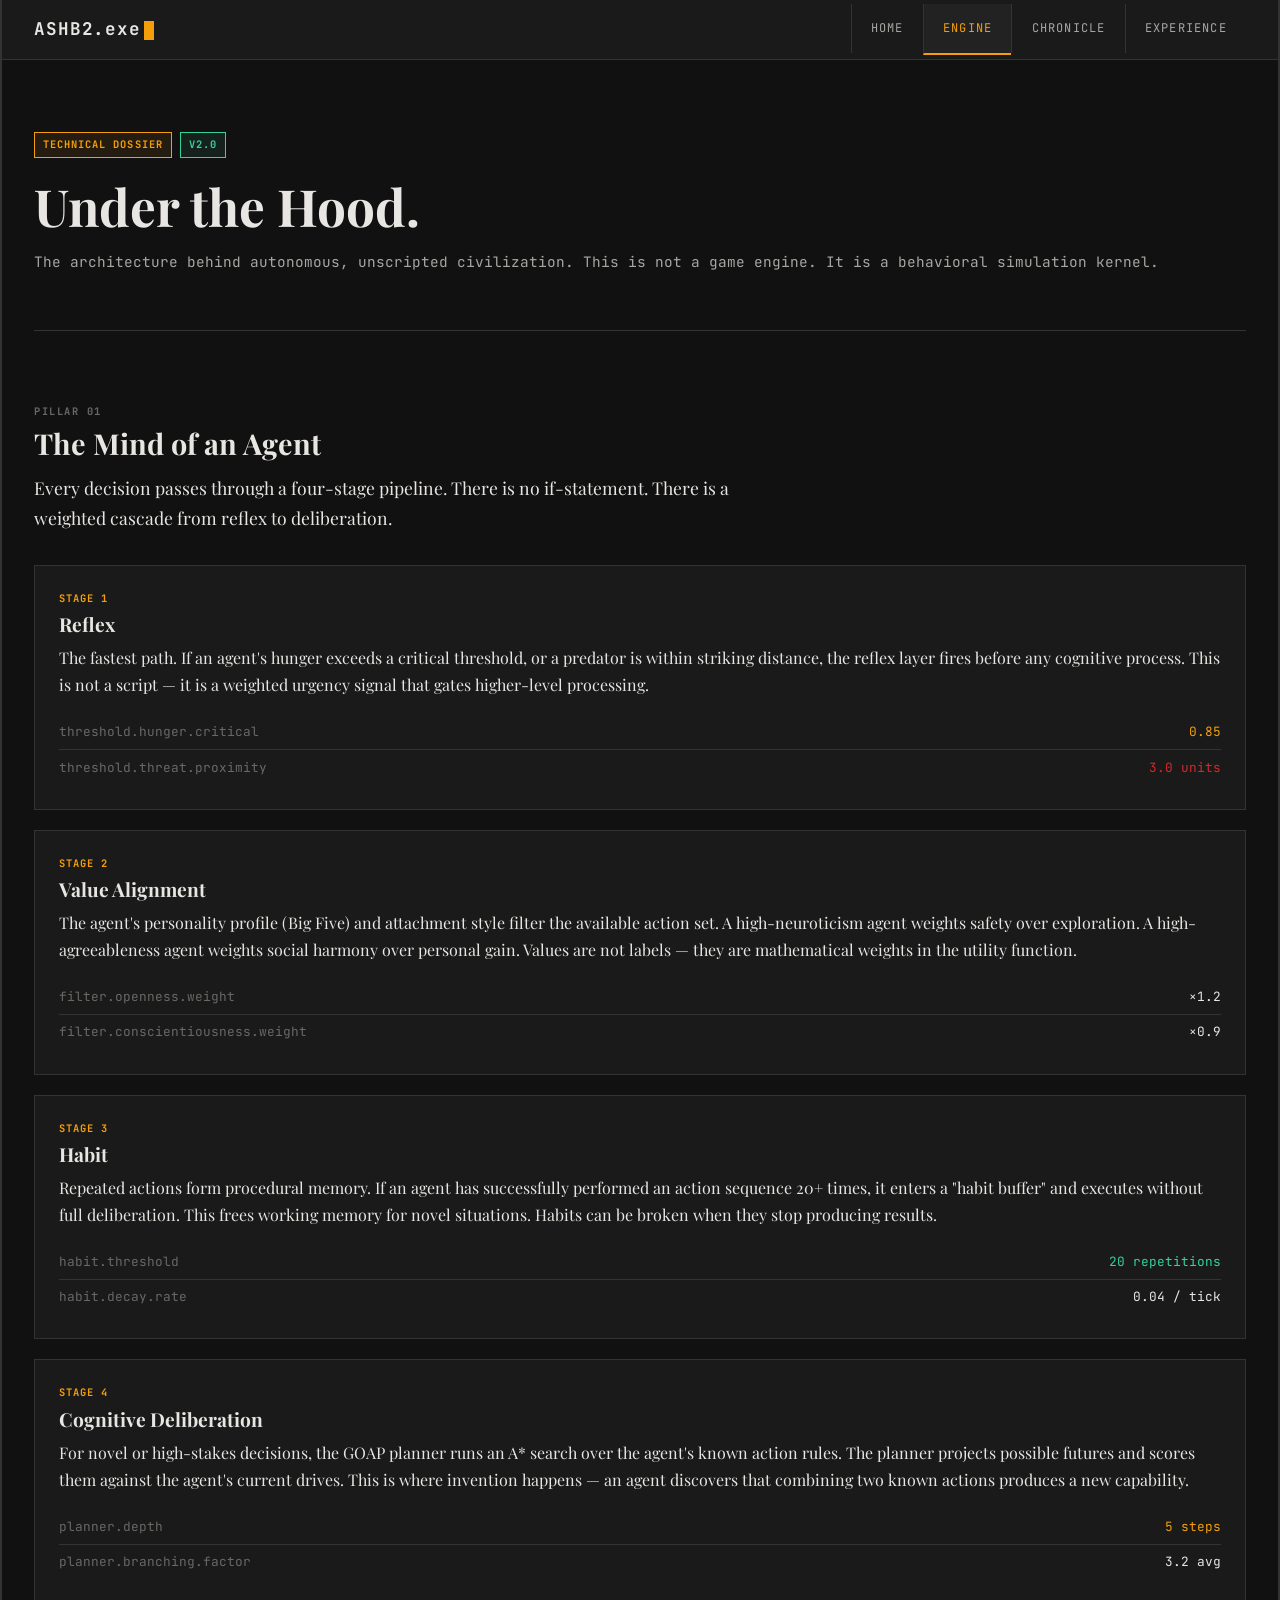
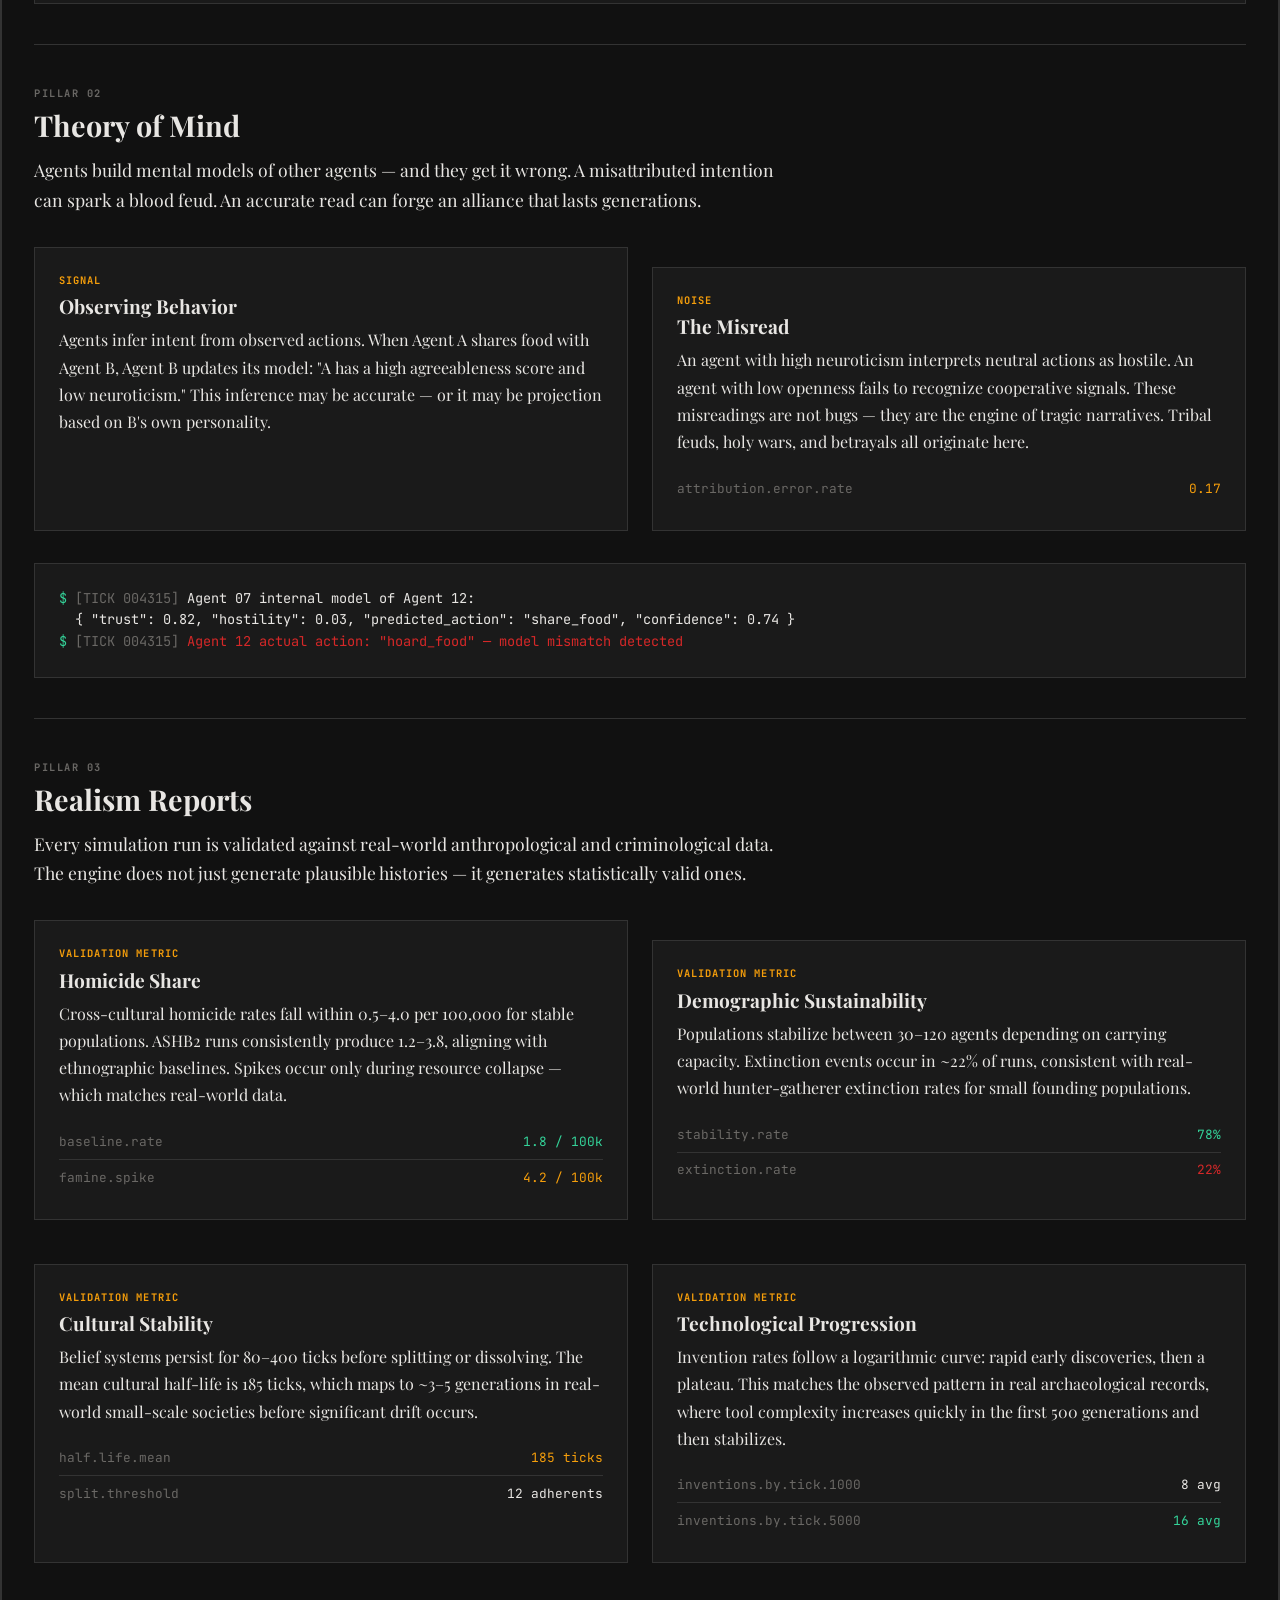
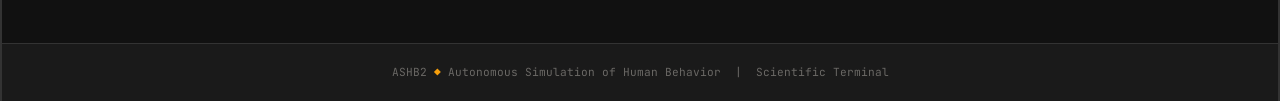
<file: website/engine.html>
<!DOCTYPE html>
<html lang="en">
<head>
  <meta charset="UTF-8">
  <meta name="viewport" content="width=device-width, initial-scale=1.0">
  <title>ASHB2 — Under the Hood</title>
  <meta name="description" content="The ASHB2 engine architecture: FreeWillSystem, Theory of Mind, and validation realism reports.">
  <link rel="stylesheet" href="style.css">
</head>
<body>

  <!-- ═══ Navigation ═══════════════════════════════════════ -->
  <nav>
    <div class="logo">
      ASHB2.exe<span class="cursor"></span>
    </div>
    <ul>
      <li><a href="index.html">Home</a></li>
      <li><a href="engine.html" class="active">Engine</a></li>
      <li><a href="chronicle.html">Chronicle</a></li>
      <li><a href="experience.html">Experience</a></li>
    </ul>
  </nav>

  <!-- ═══ Main ═════════════════════════════════════════════ -->
  <main>

    <section class="hero">
      <div class="tag-group">
        <span class="tag amber">Technical Dossier</span>
        <span class="tag mint">v2.0</span>
      </div>
      <h1>Under the Hood.</h1>
      <p class="sub">The architecture behind autonomous, unscripted civilization. This is not a game engine. It is a behavioral simulation kernel.</p>
    </section>

    <!-- ── FreeWillSystem ────────────────────────────────── -->
    <section class="section">
      <p class="section-label">Pillar 01</p>
      <h2>The Mind of an Agent</h2>
      <p class="lede">
        Every decision passes through a four-stage pipeline. There is no if-statement.
        There is a weighted cascade from reflex to deliberation.
      </p>

      <div class="card mt-2">
        <div class="card-label">Stage 1</div>
        <h3>Reflex</h3>
        <p>
          The fastest path. If an agent's hunger exceeds a critical threshold, or
          a predator is within striking distance, the reflex layer fires before any
          cognitive process. This is not a script — it is a weighted urgency signal
          that gates higher-level processing.
        </p>
        <div class="data-row">
          <span class="key">threshold.hunger.critical</span>
          <span class="val amber">0.85</span>
        </div>
        <div class="data-row">
          <span class="key">threshold.threat.proximity</span>
          <span class="val crimson">3.0 units</span>
        </div>
      </div>

      <div class="card">
        <div class="card-label">Stage 2</div>
        <h3>Value Alignment</h3>
        <p>
          The agent's personality profile (Big Five) and attachment style filter
          the available action set. A high-neuroticism agent weights safety over
          exploration. A high-agreeableness agent weights social harmony over
          personal gain. Values are not labels — they are mathematical weights
          in the utility function.
        </p>
        <div class="data-row">
          <span class="key">filter.openness.weight</span>
          <span class="val">×1.2</span>
        </div>
        <div class="data-row">
          <span class="key">filter.conscientiousness.weight</span>
          <span class="val">×0.9</span>
        </div>
      </div>

      <div class="card">
        <div class="card-label">Stage 3</div>
        <h3>Habit</h3>
        <p>
          Repeated actions form procedural memory. If an agent has successfully
          performed an action sequence 20+ times, it enters a "habit buffer" and
          executes without full deliberation. This frees working memory for novel
          situations. Habits can be broken when they stop producing results.
        </p>
        <div class="data-row">
          <span class="key">habit.threshold</span>
          <span class="val mint">20 repetitions</span>
        </div>
        <div class="data-row">
          <span class="key">habit.decay.rate</span>
          <span class="val">0.04 / tick</span>
        </div>
      </div>

      <div class="card">
        <div class="card-label">Stage 4</div>
        <h3>Cognitive Deliberation</h3>
        <p>
          For novel or high-stakes decisions, the GOAP planner runs an A* search
          over the agent's known action rules. The planner projects possible futures
          and scores them against the agent's current drives. This is where invention
          happens — an agent discovers that combining two known actions produces a
          new capability.
        </p>
        <div class="data-row">
          <span class="key">planner.depth</span>
          <span class="val amber">5 steps</span>
        </div>
        <div class="data-row">
          <span class="key">planner.branching.factor</span>
          <span class="val">3.2 avg</span>
        </div>
      </div>
    </section>

    <!-- ── Theory of Mind ─────────────────────────────────── -->
    <section class="section">
      <p class="section-label">Pillar 02</p>
      <h2>Theory of Mind</h2>
      <p class="lede">
        Agents build mental models of other agents — and they get it wrong.
        A misattributed intention can spark a blood feud. An accurate read
        can forge an alliance that lasts generations.
      </p>
      <div class="grid-2 mt-2">
        <div class="card">
          <div class="card-label">Signal</div>
          <h3>Observing Behavior</h3>
          <p>
            Agents infer intent from observed actions. When Agent A shares food
            with Agent B, Agent B updates its model: "A has a high agreeableness
            score and low neuroticism." This inference may be accurate — or it
            may be projection based on B's own personality.
          </p>
        </div>
        <div class="card">
          <div class="card-label">Noise</div>
          <h3>The Misread</h3>
          <p>
            An agent with high neuroticism interprets neutral actions as hostile.
            An agent with low openness fails to recognize cooperative signals.
            These misreadings are not bugs — they are the engine of tragic narratives.
            Tribal feuds, holy wars, and betrayals all originate here.
          </p>
          <div class="data-row mt-1">
            <span class="key">attribution.error.rate</span>
            <span class="val amber">0.17</span>
          </div>
        </div>
      </div>
      <div class="terminal-panel mt-2">
        <span class="prompt">$</span> <span class="timestamp">[TICK 004315]</span> Agent 07 internal model of Agent 12:<br>
        &nbsp;&nbsp;{ "trust": 0.82, "hostility": 0.03, "predicted_action": "share_food", "confidence": 0.74 }<br>
        <span class="prompt">$</span> <span class="timestamp">[TICK 004315]</span> <span class="error">Agent 12 actual action: "hoard_food" — model mismatch detected</span>
      </div>
    </section>

    <!-- ── Realism Reports ────────────────────────────────── -->
    <section class="section">
      <p class="section-label">Pillar 03</p>
      <h2>Realism Reports</h2>
      <p class="lede">
        Every simulation run is validated against real-world anthropological and
        criminological data. The engine does not just generate plausible histories —
        it generates statistically valid ones.
      </p>
      <div class="grid-2 mt-2">
        <div class="card">
          <div class="card-label">Validation Metric</div>
          <h3>Homicide Share</h3>
          <p>
            Cross-cultural homicide rates fall within 0.5–4.0 per 100,000 for stable
            populations. ASHB2 runs consistently produce 1.2–3.8, aligning with
            ethnographic baselines. Spikes occur only during resource collapse — which
            matches real-world data.
          </p>
          <div class="data-row">
            <span class="key">baseline.rate</span>
            <span class="val mint">1.8 / 100k</span>
          </div>
          <div class="data-row">
            <span class="key">famine.spike</span>
            <span class="val amber">4.2 / 100k</span>
          </div>
        </div>
        <div class="card">
          <div class="card-label">Validation Metric</div>
          <h3>Demographic Sustainability</h3>
          <p>
            Populations stabilize between 30–120 agents depending on carrying capacity.
            Extinction events occur in ~22% of runs, consistent with real-world
            hunter-gatherer extinction rates for small founding populations.
          </p>
          <div class="data-row">
            <span class="key">stability.rate</span>
            <span class="val mint">78%</span>
          </div>
          <div class="data-row">
            <span class="key">extinction.rate</span>
            <span class="val crimson">22%</span>
          </div>
        </div>
        <div class="card">
          <div class="card-label">Validation Metric</div>
          <h3>Cultural Stability</h3>
          <p>
            Belief systems persist for 80–400 ticks before splitting or dissolving.
            The mean cultural half-life is 185 ticks, which maps to ~3–5 generations
            in real-world small-scale societies before significant drift occurs.
          </p>
          <div class="data-row">
            <span class="key">half.life.mean</span>
            <span class="val amber">185 ticks</span>
          </div>
          <div class="data-row">
            <span class="key">split.threshold</span>
            <span class="val">12 adherents</span>
          </div>
        </div>
        <div class="card">
          <div class="card-label">Validation Metric</div>
          <h3>Technological Progression</h3>
          <p>
            Invention rates follow a logarithmic curve: rapid early discoveries,
            then a plateau. This matches the observed pattern in real archaeological
            records, where tool complexity increases quickly in the first 500
            generations and then stabilizes.
          </p>
          <div class="data-row">
            <span class="key">inventions.by.tick.1000</span>
            <span class="val">8 avg</span>
          </div>
          <div class="data-row">
            <span class="key">inventions.by.tick.5000</span>
            <span class="val mint">16 avg</span>
          </div>
        </div>
      </div>
    </section>

  </main>

  <!-- ═══ Footer ═══════════════════════════════════════════ -->
  <footer>
    ASHB2 <span class="dot">◆</span> Autonomous Simulation of Human Behavior &nbsp;|&nbsp; Scientific Terminal
  </footer>

</body>
</html>
</file>
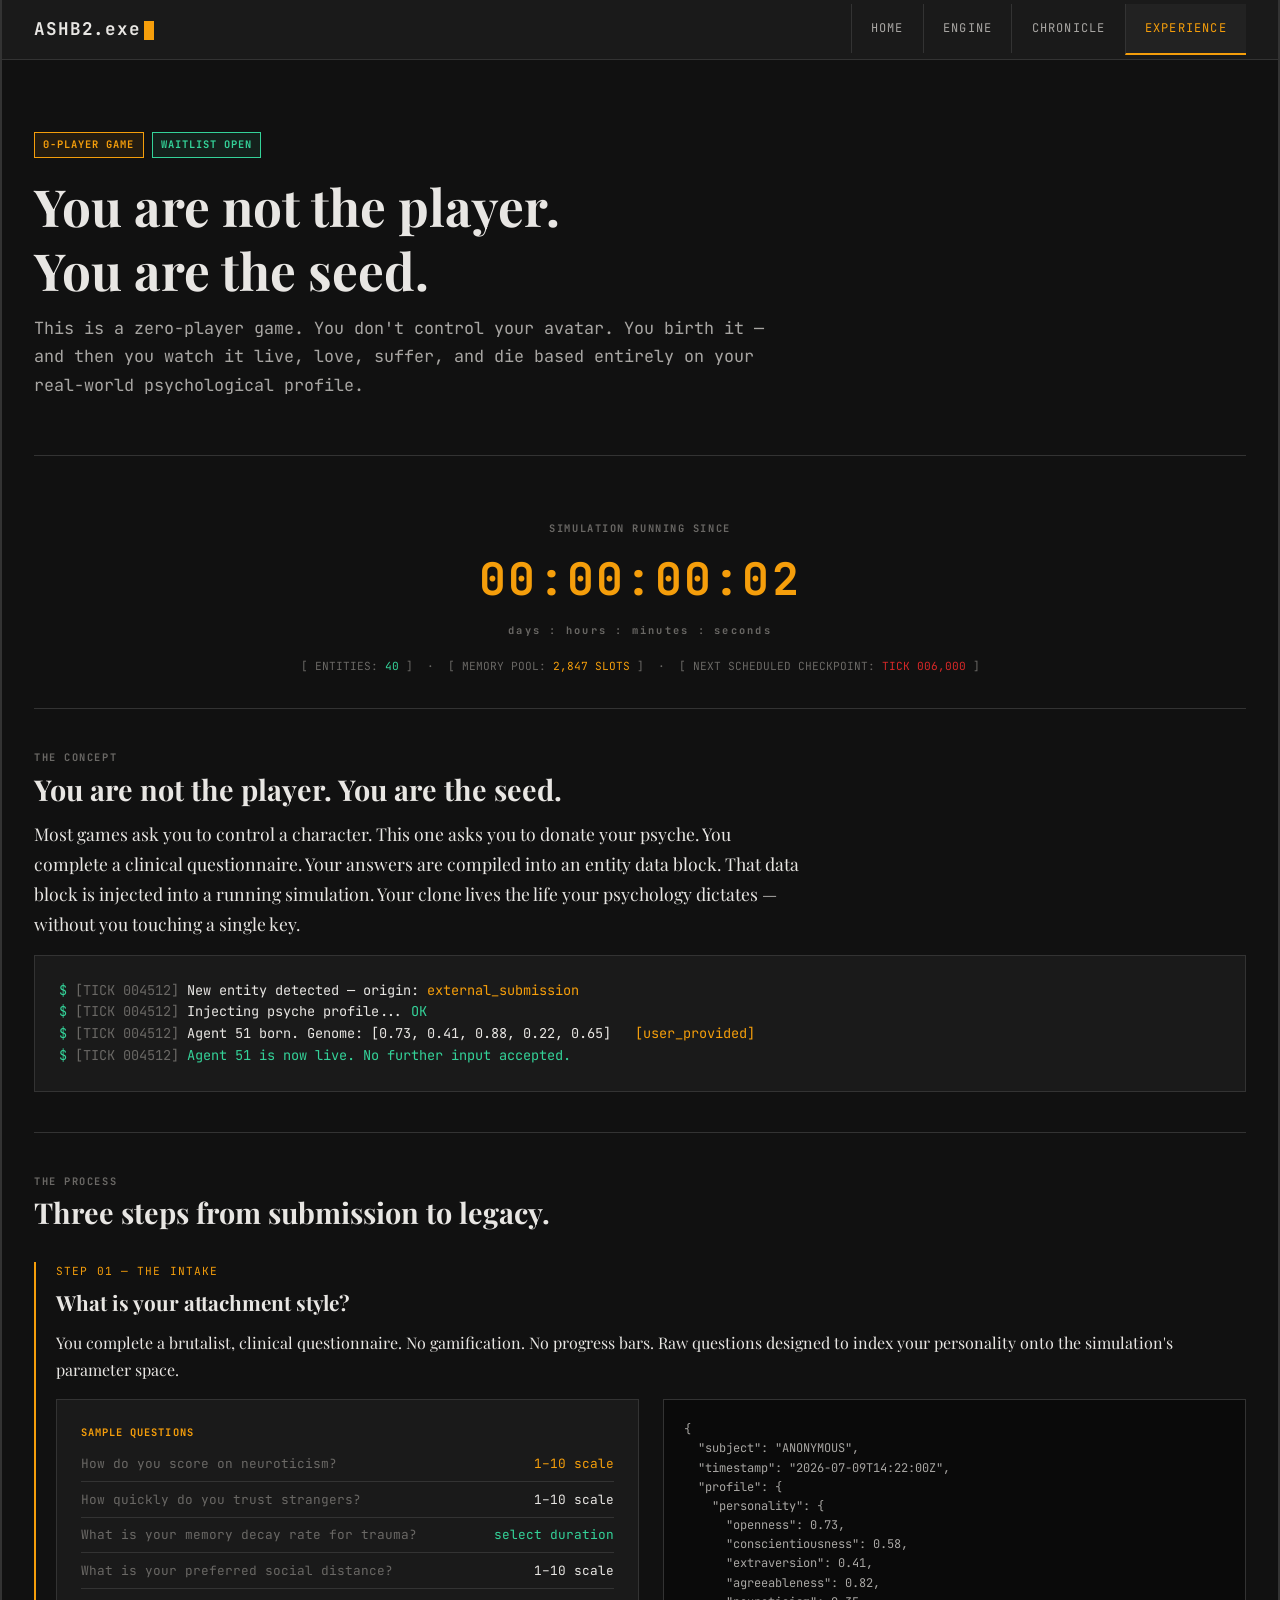
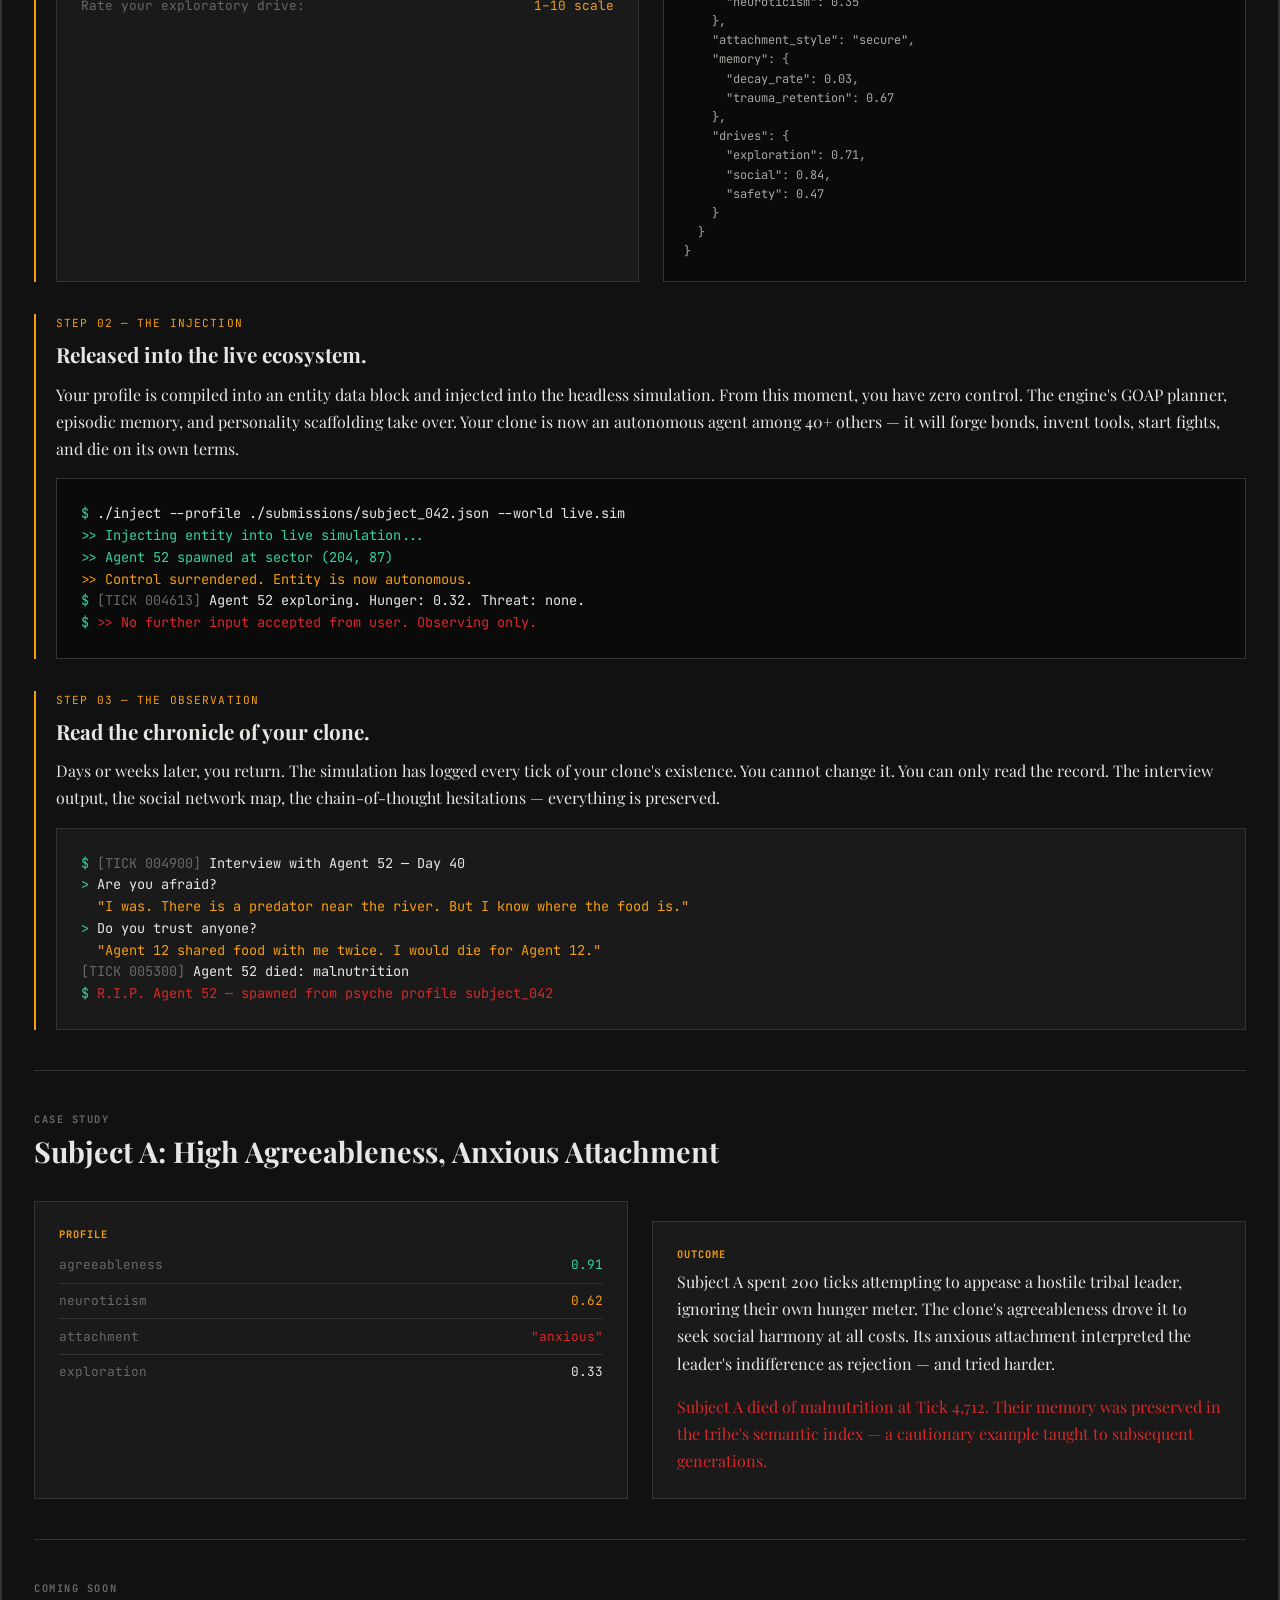
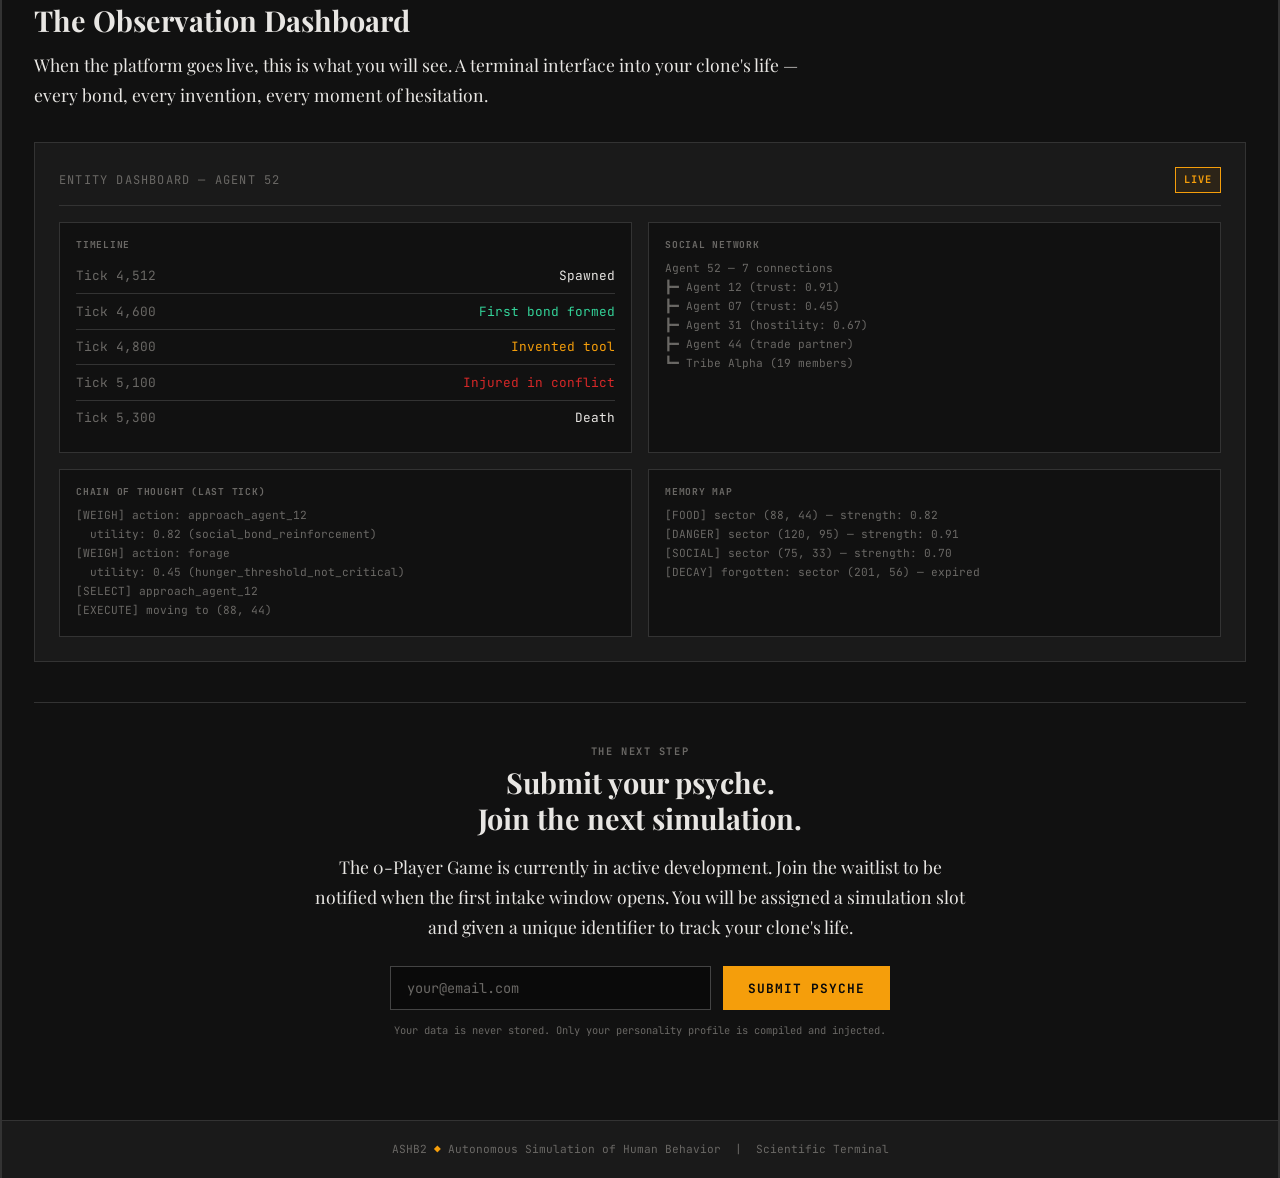
<file: website/experience.html>
<!DOCTYPE html>
<html lang="en">
<head>
  <meta charset="UTF-8">
  <meta name="viewport" content="width=device-width, initial-scale=1.0">
  <title>ASHB2 — The 0-Player Game</title>
  <meta name="description" content="You are not the player. You are the seed. Submit your psyche and watch your clone live, love, suffer, and die in the ASHB2 simulation.">
  <link rel="stylesheet" href="style.css">
</head>
<body>

  <!-- ═══ Navigation ═══════════════════════════════════════ -->
  <nav>
    <div class="logo">
      ASHB2.exe<span class="cursor"></span>
    </div>
    <ul>
      <li><a href="index.html">Home</a></li>
      <li><a href="engine.html">Engine</a></li>
      <li><a href="chronicle.html">Chronicle</a></li>
      <li><a href="experience.html" class="active">Experience</a></li>
    </ul>
  </nav>

  <!-- ═══ Main ═════════════════════════════════════════════ -->
  <main>

    <section class="hero">
      <div class="tag-group">
        <span class="tag amber">0-PLAYER GAME</span>
        <span class="tag mint">WAITLIST OPEN</span>
      </div>
      <h1>You are not the player.<br>You are the seed.</h1>
      <p class="sub" style="font-size:1.05rem; max-width:75ch;">
        This is a zero-player game. You don't control your avatar. You birth it — and then you watch it live, love, suffer, and die based entirely on your real-world psychological profile.
      </p>
    </section>

    <!-- ── Live Counter ───────────────────────────────────── -->
    <div class="text-center" style="padding: 2rem 0; border-bottom: 1px solid var(--border);">
      <div class="tick-counter">
        <span class="label">Simulation Running Since</span>
        <span id="uptimeDisplay">0000:00:00:00</span>
        <p class="mono muted" style="font-size:0.65rem; margin-top:0.3rem;">days : hours : minutes : seconds</p>
      </div>
      <p class="mono muted mt-1" style="font-size:0.7rem;">
        [ ENTITIES: <span class="mint">40</span> ] &nbsp;·&nbsp; [ MEMORY POOL: <span class="amber">2,847 SLOTS</span> ] &nbsp;·&nbsp; [ NEXT SCHEDULED CHECKPOINT: <span class="crimson">TICK 006,000</span> ]
      </p>
    </div>

    <!-- ── The Pitch ──────────────────────────────────────── -->
    <section class="section">
      <p class="section-label">The Concept</p>
      <h2>You are not the player. You are the seed.</h2>
      <p class="lede">
        Most games ask you to control a character. This one asks you to donate your psyche.
        You complete a clinical questionnaire. Your answers are compiled into an entity data
        block. That data block is injected into a running simulation. Your clone lives the
        life your psychology dictates — without you touching a single key.
      </p>
      <div class="terminal-panel mt-1">
        <span class="prompt">$</span> <span class="timestamp">[TICK 004512]</span> New entity detected — origin: <span class="highlight">external_submission</span><br>
        <span class="prompt">$</span> <span class="timestamp">[TICK 004512]</span> Injecting psyche profile... <span class="mint">OK</span><br>
        <span class="prompt">$</span> <span class="timestamp">[TICK 004512]</span> Agent 51 born. Genome: [0.73, 0.41, 0.88, 0.22, 0.65] &nbsp; <span class="highlight">[user_provided]</span><br>
        <span class="prompt">$</span> <span class="timestamp">[TICK 004512]</span> <span class="mint">Agent 51 is now live. No further input accepted.</span>
      </div>
    </section>

    <!-- ── The Flow ───────────────────────────────────────── -->
    <section class="section">
      <p class="section-label">The Process</p>
      <h2>Three steps from submission to legacy.</h2>

      <div class="process-step mt-2">
        <div class="step-num">Step 01 — The Intake</div>
        <div class="step-title">What is your attachment style?</div>
        <p>
          You complete a brutalist, clinical questionnaire. No gamification. No progress
          bars. Raw questions designed to index your personality onto the simulation's
          parameter space.
        </p>
        <div class="grid-2 mt-1">
          <div class="card">
            <div class="card-label">Sample Questions</div>
            <div class="data-row"><span class="key">How do you score on neuroticism?</span><span class="val amber">1–10 scale</span></div>
            <div class="data-row"><span class="key">How quickly do you trust strangers?</span><span class="val">1–10 scale</span></div>
            <div class="data-row"><span class="key">What is your memory decay rate for trauma?</span><span class="val mint">select duration</span></div>
            <div class="data-row"><span class="key">What is your preferred social distance?</span><span class="val">1–10 scale</span></div>
            <div class="data-row"><span class="key">Rate your exploratory drive:</span><span class="val amber">1–10 scale</span></div>
          </div>
          <div class="json-block">{
  "subject": "ANONYMOUS",
  "timestamp": "2026-07-09T14:22:00Z",
  "profile": {
    "personality": {
      "openness": 0.73,
      "conscientiousness": 0.58,
      "extraversion": 0.41,
      "agreeableness": 0.82,
      "neuroticism": 0.35
    },
    "attachment_style": "secure",
    "memory": {
      "decay_rate": 0.03,
      "trauma_retention": 0.67
    },
    "drives": {
      "exploration": 0.71,
      "social": 0.84,
      "safety": 0.47
    }
  }
}</div>
        </div>
      </div>

      <div class="process-step">
        <div class="step-num">Step 02 — The Injection</div>
        <div class="step-title">Released into the live ecosystem.</div>
        <p>
          Your profile is compiled into an entity data block and injected into the
          headless simulation. From this moment, you have zero control. The engine's
          GOAP planner, episodic memory, and personality scaffolding take over.
          Your clone is now an autonomous agent among 40+ others — it will forge
          bonds, invent tools, start fights, and die on its own terms.
        </p>
        <div class="terminal-panel mt-1" style="background:var(--bg-deepest);">
          <span class="prompt">$</span> ./inject --profile ./submissions/subject_042.json --world live.sim<br>
          <span class="mint">>> Injecting entity into live simulation...</span><br>
          <span class="mint">>> Agent 52 spawned at sector (204, 87)</span><br>
          <span class="amber">>> Control surrendered. Entity is now autonomous.</span><br>
          <span class="prompt">$</span> <span class="timestamp">[TICK 004613]</span> Agent 52 exploring. Hunger: 0.32. Threat: none.<br>
          <span class="prompt">$</span> <span class="error">>> No further input accepted from user. Observing only.</span>
        </div>
      </div>

      <div class="process-step">
        <div class="step-num">Step 03 — The Observation</div>
        <div class="step-title">Read the chronicle of your clone.</div>
        <p>
          Days or weeks later, you return. The simulation has logged every tick of
          your clone's existence. You cannot change it. You can only read the record.
          The interview output, the social network map, the chain-of-thought hesitations —
          everything is preserved.
        </p>
        <div class="terminal-panel mt-1">
          <span class="prompt">$</span> <span class="timestamp">[TICK 004900]</span> Interview with Agent 52 — Day 40<br>
          <span class="prompt">&gt;</span> Are you afraid?<br>
          <span class="highlight">&nbsp;&nbsp;"I was. There is a predator near the river. But I know where the food is."</span><br>
          <span class="prompt">&gt;</span> Do you trust anyone?<br>
          <span class="highlight">&nbsp;&nbsp;"Agent 12 shared food with me twice. I would die for Agent 12."</span><br>
          <span class="timestamp">[TICK 005300]</span> Agent 52 died: malnutrition<br>
          <span class="prompt">$</span> <span class="error">R.I.P. Agent 52 — spawned from psyche profile subject_042</span>
        </div>
      </div>
    </section>

    <!-- ── Case Study ─────────────────────────────────────── -->
    <section class="section">
      <p class="section-label">Case Study</p>
      <h2>Subject A: High Agreeableness, Anxious Attachment</h2>
      <div class="grid-2 mt-2">
        <div class="card">
          <div class="card-label">Profile</div>
          <div class="data-row"><span class="key">agreeableness</span><span class="val mint">0.91</span></div>
          <div class="data-row"><span class="key">neuroticism</span><span class="val amber">0.62</span></div>
          <div class="data-row"><span class="key">attachment</span><span class="val crimson">"anxious"</span></div>
          <div class="data-row"><span class="key">exploration</span><span class="val">0.33</span></div>
        </div>
        <div class="card">
          <div class="card-label">Outcome</div>
          <p>
            Subject A spent 200 ticks attempting to appease a hostile tribal leader,
            ignoring their own hunger meter. The clone's agreeableness drove it to
            seek social harmony at all costs. Its anxious attachment interpreted the
            leader's indifference as rejection — and tried harder.
          </p>
          <p class="mt-1 crimson">
            Subject A died of malnutrition at Tick 4,712. Their memory was preserved
            in the tribe's semantic index — a cautionary example taught to subsequent
            generations.
          </p>
        </div>
      </div>
    </section>

    <!-- ── Dashboard Mockup ──────────────────────────────── -->
    <section class="section">
      <p class="section-label">Coming Soon</p>
      <h2>The Observation Dashboard</h2>
      <p class="lede">
        When the platform goes live, this is what you will see. A terminal interface
        into your clone's life — every bond, every invention, every moment of hesitation.
      </p>

      <div class="dashboard-mockup mt-2">
        <div class="db-header">
          <span class="title">Entity Dashboard — Agent 52</span>
          <span class="tag amber">LIVE</span>
        </div>
        <div class="db-grid">
          <div class="db-panel">
            <h4>Timeline</h4>
            <div class="data-row"><span class="key">Tick 4,512</span><span class="val">Spawned</span></div>
            <div class="data-row"><span class="key">Tick 4,600</span><span class="val mint">First bond formed</span></div>
            <div class="data-row"><span class="key">Tick 4,800</span><span class="val amber">Invented tool</span></div>
            <div class="data-row"><span class="key">Tick 5,100</span><span class="val crimson">Injured in conflict</span></div>
            <div class="data-row"><span class="key">Tick 5,300</span><span class="val">Death</span></div>
          </div>
          <div class="db-panel">
            <h4>Social Network</h4>
            <p class="mono muted" style="font-size:0.7rem;">
              Agent 52 — 7 connections<br>
              ┣━ Agent 12 (trust: 0.91)<br>
              ┣━ Agent 07 (trust: 0.45)<br>
              ┣━ Agent 31 (hostility: 0.67)<br>
              ┣━ Agent 44 (trade partner)<br>
              ┗━ Tribe Alpha (19 members)
            </p>
          </div>
          <div class="db-panel">
            <h4>Chain of Thought (Last Tick)</h4>
            <p class="mono muted" style="font-size:0.7rem;">
              [WEIGH] action: approach_agent_12<br>
              &nbsp; utility: 0.82 (social_bond_reinforcement)<br>
              [WEIGH] action: forage<br>
              &nbsp; utility: 0.45 (hunger_threshold_not_critical)<br>
              [SELECT] approach_agent_12<br>
              [EXECUTE] moving to (88, 44)
            </p>
          </div>
          <div class="db-panel">
            <h4>Memory Map</h4>
            <p class="mono muted" style="font-size:0.7rem;">
              [FOOD] sector (88, 44) — strength: 0.82<br>
              [DANGER] sector (120, 95) — strength: 0.91<br>
              [SOCIAL] sector (75, 33) — strength: 0.70<br>
              [DECAY] forgotten: sector (201, 56) — expired
            </p>
          </div>
        </div>
      </div>
    </section>

    <!-- ── Waitlist CTA ───────────────────────────────────── -->
    <section class="section text-center">
      <p class="section-label">The Next Step</p>
      <h2>Submit your psyche.<br>Join the next simulation.</h2>
      <p class="lede" style="margin: 1rem auto 0 auto; max-width:60ch;">
        The 0-Player Game is currently in active development. Join the waitlist to
        be notified when the first intake window opens. You will be assigned a
        simulation slot and given a unique identifier to track your clone's life.
      </p>
      <form class="waitlist-form" style="justify-content: center; max-width:500px; margin: 1.5rem auto 0;" onsubmit="alert('Waitlist simulation launched. You will receive a confirmation token shortly.'); return false;">
        <input type="email" placeholder="your@email.com" aria-label="Email address" required>
        <button type="submit" class="btn amber">Submit Psyche</button>
      </form>
      <p class="mono muted" style="font-size:0.65rem; margin-top:0.75rem;">
        Your data is never stored. Only your personality profile is compiled and injected.
      </p>
    </section>

  </main>

  <!-- ═══ Footer ═══════════════════════════════════════════ -->
  <footer>
    ASHB2 <span class="dot">◆</span> Autonomous Simulation of Human Behavior &nbsp;|&nbsp; Scientific Terminal
  </footer>

  <script>
    // ── Live uptime counter ──────────────────────────────
    (function() {
      const display = document.getElementById('uptimeDisplay');
      let seconds = 0;

      function pad(n) { return String(n).padStart(2, '0'); }

      function update() {
        seconds += 1;
        const d = Math.floor(seconds / 86400);
        const h = Math.floor((seconds % 86400) / 3600);
        const m = Math.floor((seconds % 3600) / 60);
        const s = seconds % 60;
        display.textContent = pad(d) + ':' + pad(h) + ':' + pad(m) + ':' + pad(s);
      }

      setInterval(update, 1000);
    })();
  </script>

</body>
</html>
</file>
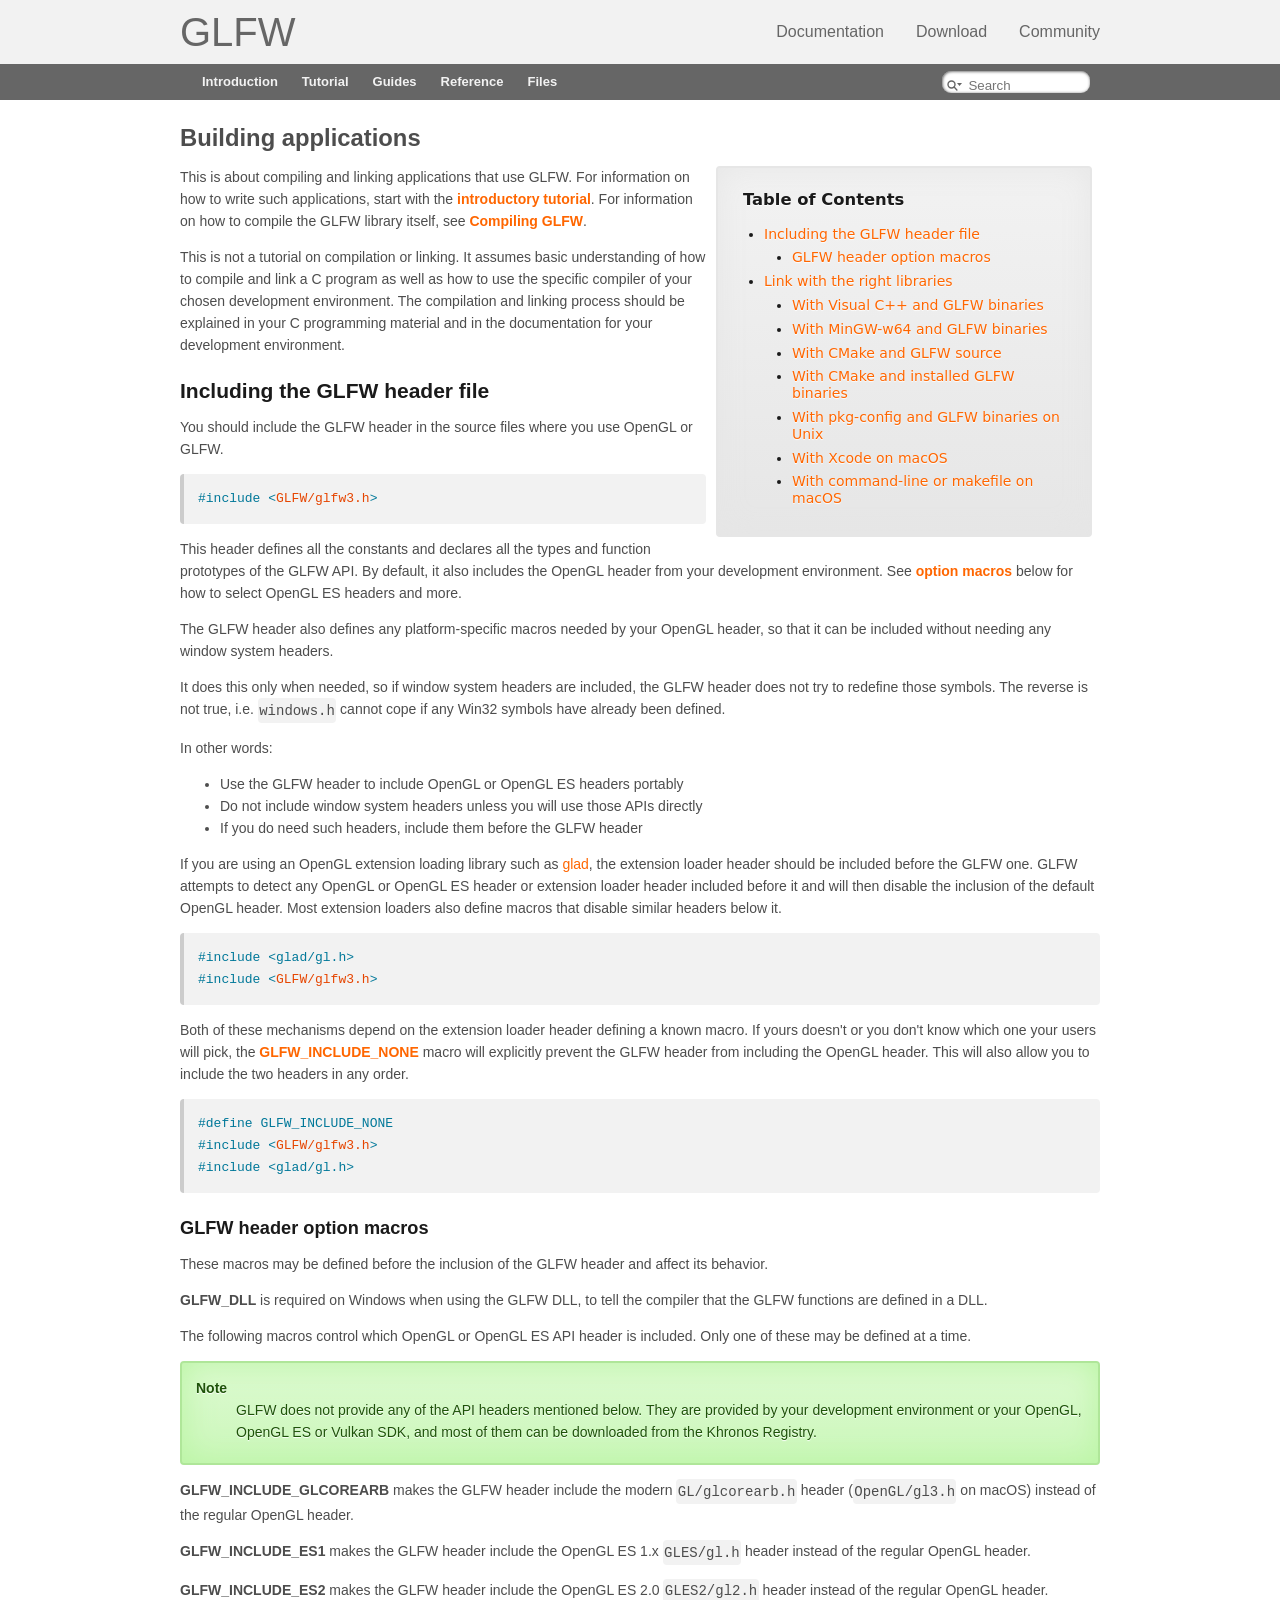
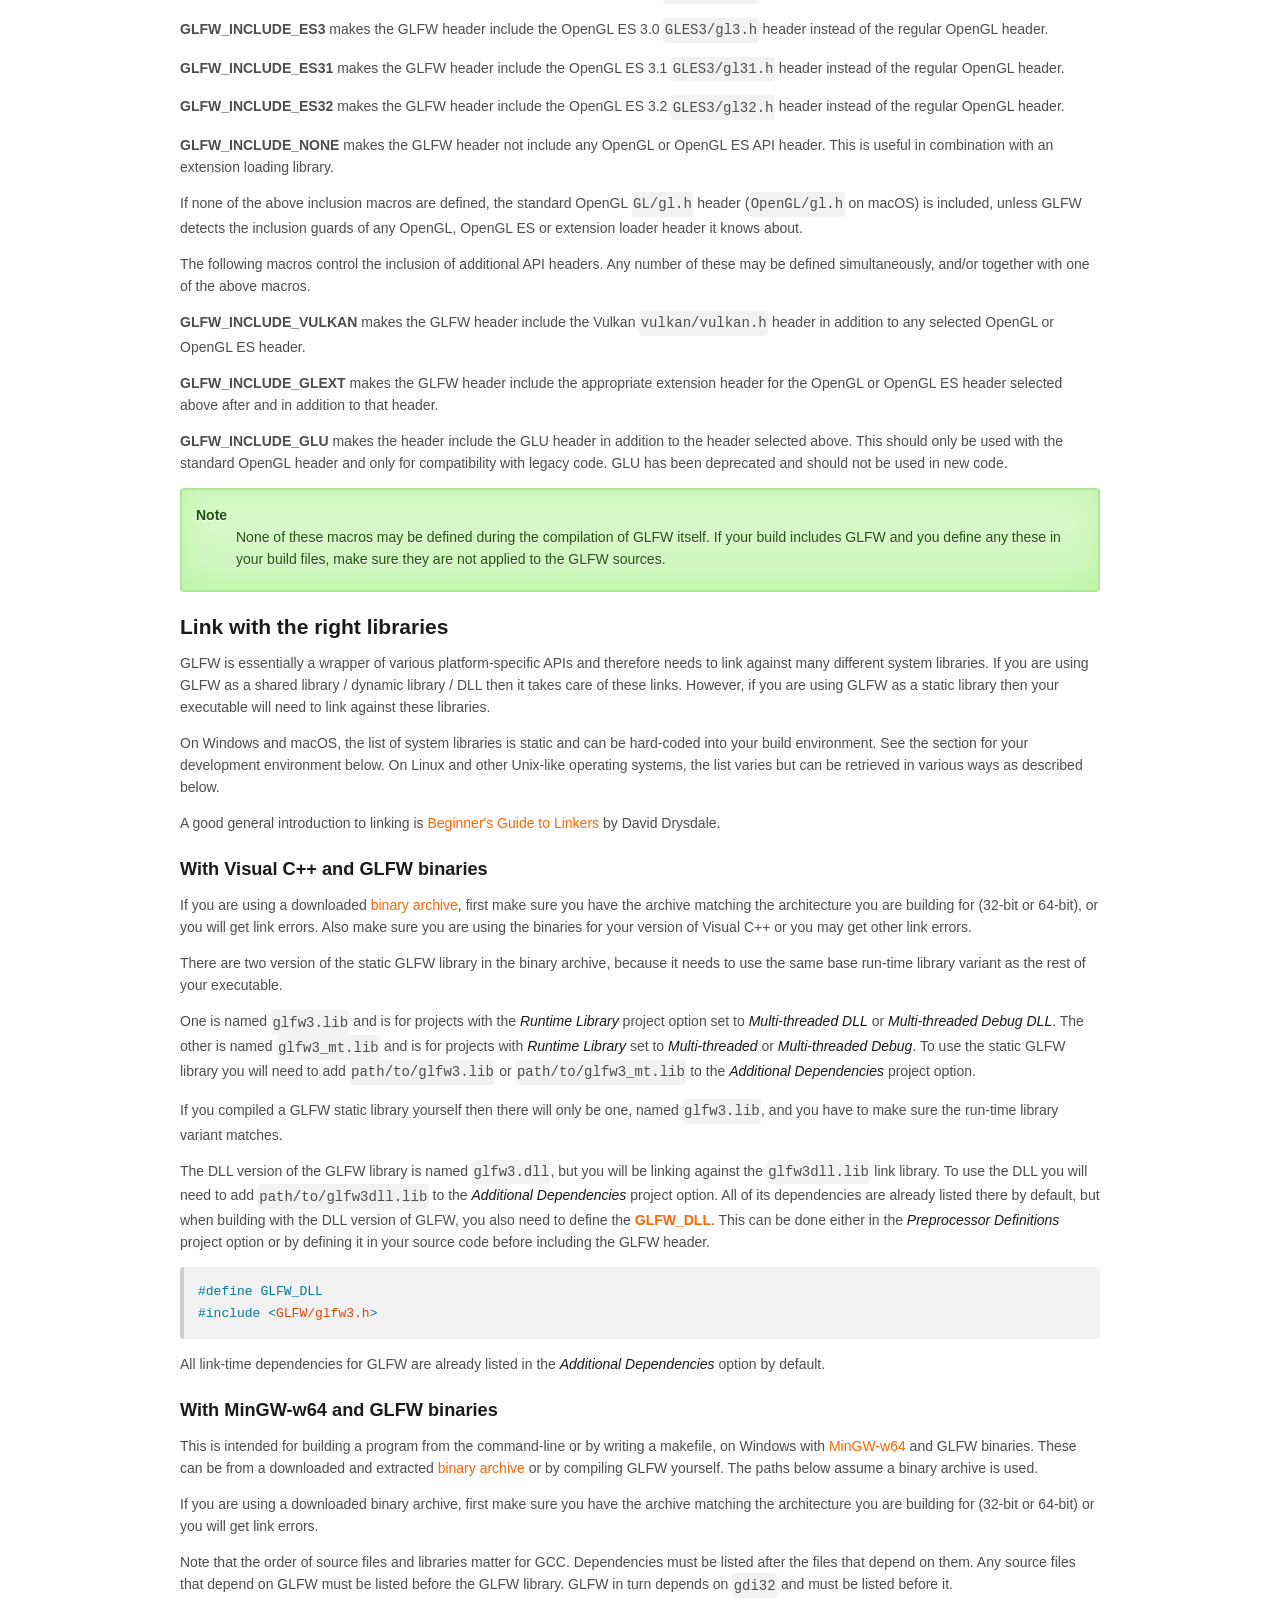
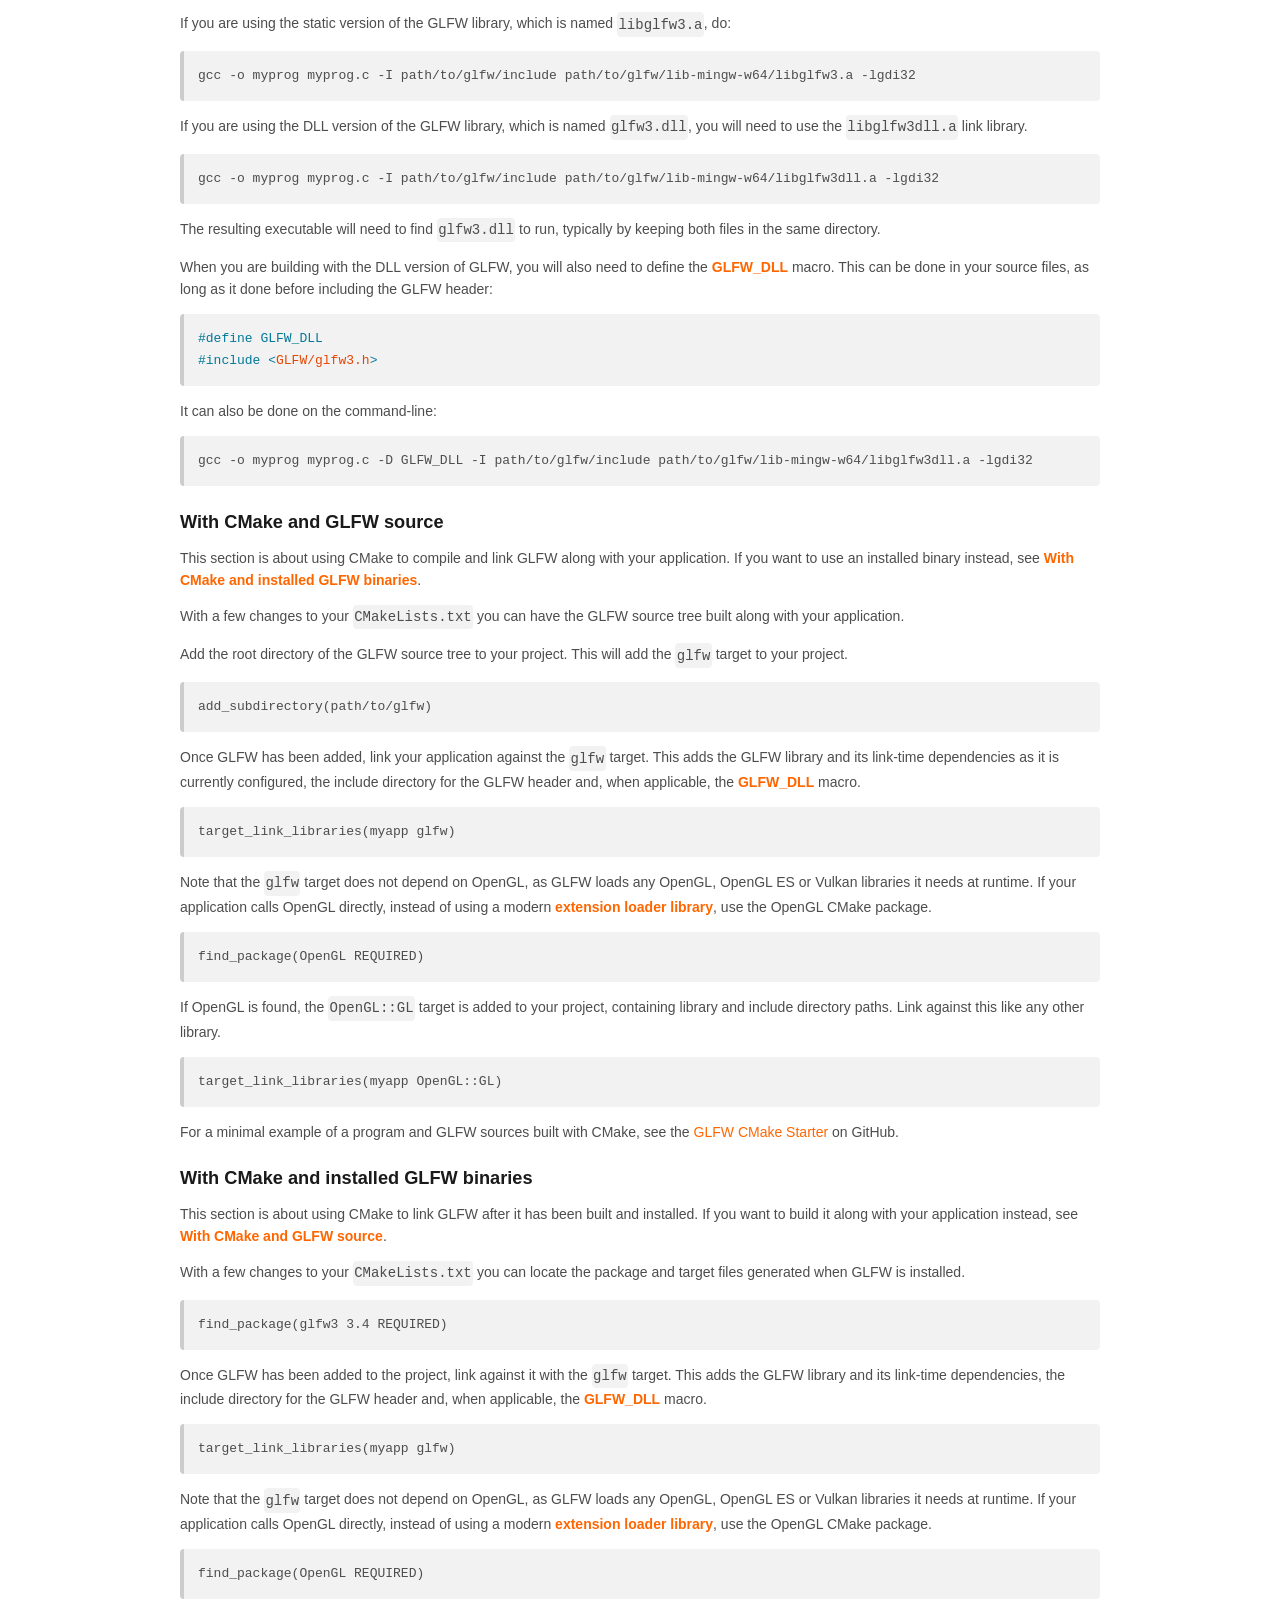
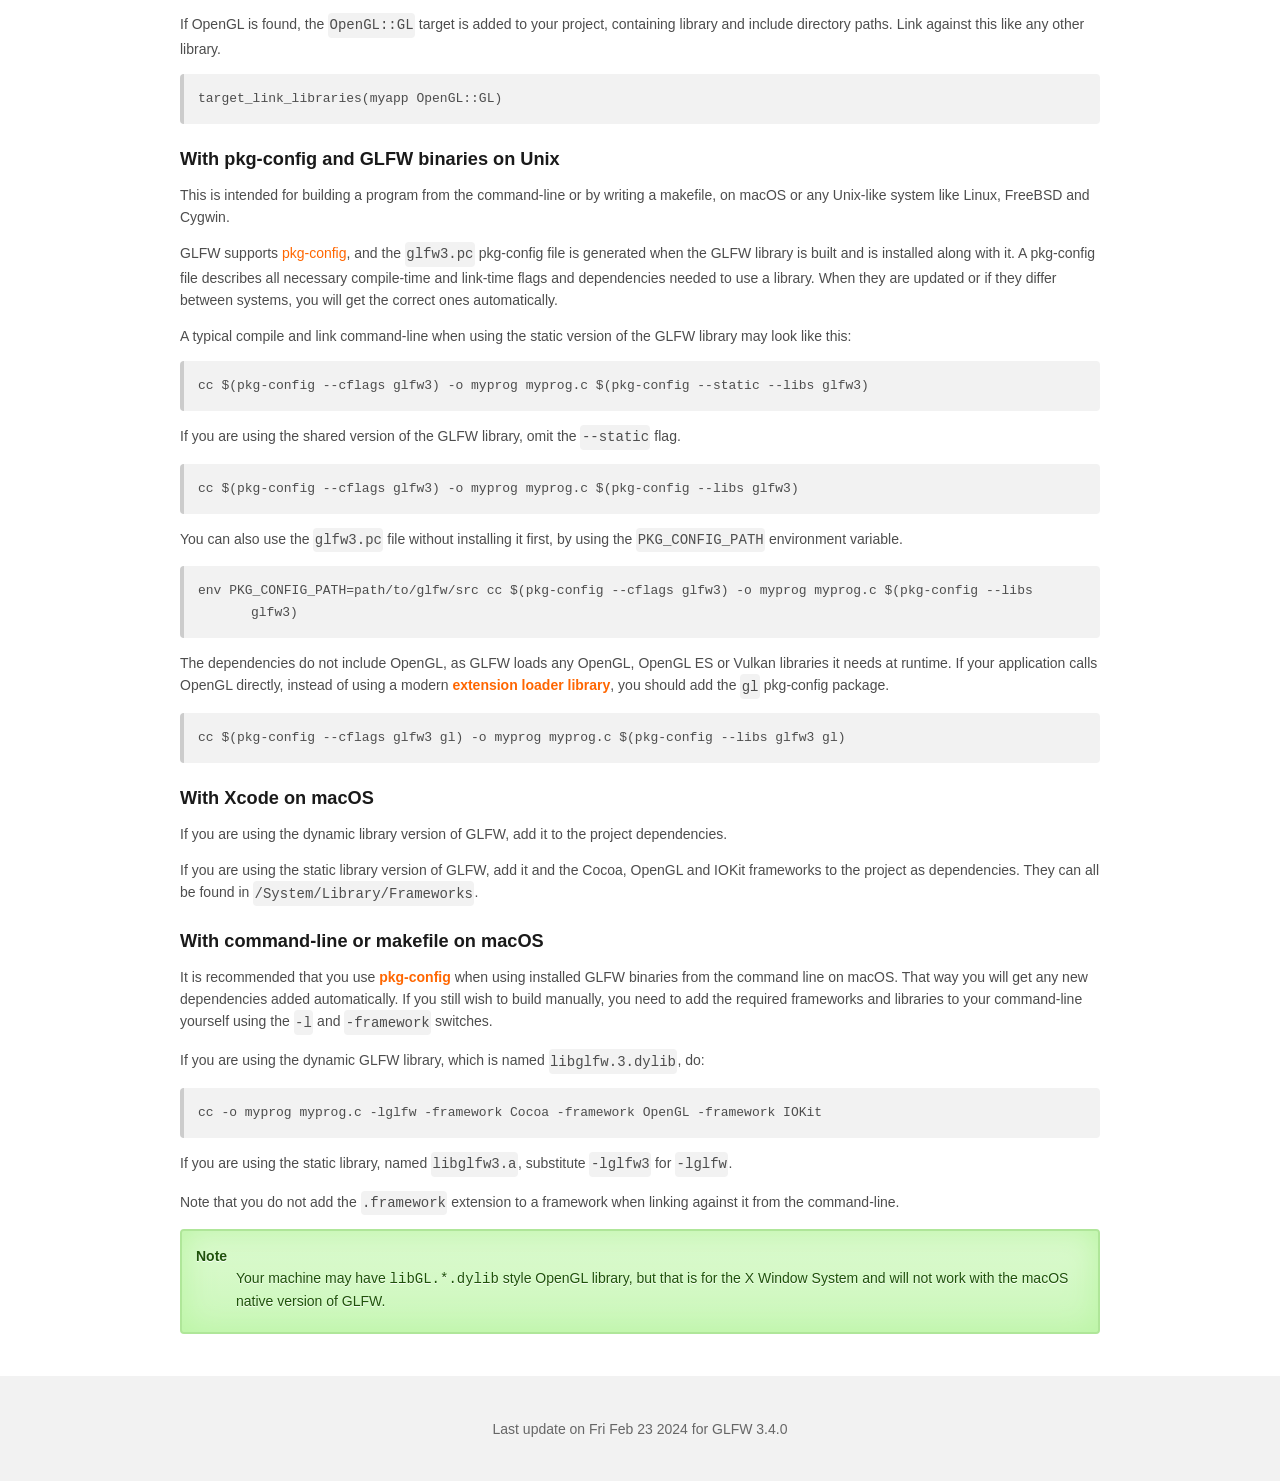
<file: libs/glfw/docs/html/build_guide.html>
<!DOCTYPE html>
<html lang="en">
<head>
<meta http-equiv="Content-Type" content="text/xhtml;charset=UTF-8"/>
<meta name="viewport" content="width=device-width, initial-scale=1.0">
<meta http-equiv="X-UA-Compatible" content="IE=9"/>
<meta name="generator" content="Doxygen 1.9.8"/>
<title>GLFW: Building applications</title>
<link href="tabs.css" rel="stylesheet" type="text/css"/>
<script type="text/javascript" src="jquery.js"></script>
<script type="text/javascript" src="dynsections.js"></script>
<link href="search/search.css" rel="stylesheet" type="text/css"/>
<script type="text/javascript" src="search/searchdata.js"></script>
<script type="text/javascript" src="search/search.js"></script>
<link href="doxygen.css" rel="stylesheet" type="text/css" />
<link href="extra.css" rel="stylesheet" type="text/css"/>
</head>
<body>
<div id="top"><!-- do not remove this div, it is closed by doxygen! -->
<div id="titlearea">
	<div class="glfwheader">
		<a href="https://www.glfw.org/" id="glfwhome">GLFW</a>
		<ul class="glfwnavbar">
			<li><a href="https://www.glfw.org/documentation.html">Documentation</a></li>
			<li><a href="https://www.glfw.org/download.html">Download</a></li>
			<li><a href="https://www.glfw.org/community.html">Community</a></li>
		</ul>
	</div>
</div>
<!-- end header part -->
<!-- Generated by Doxygen 1.9.8 -->
<script type="text/javascript">
/* @license magnet:?xt=urn:btih:d3d9a9a6595521f9666a5e94cc830dab83b65699&amp;dn=expat.txt MIT */
var searchBox = new SearchBox("searchBox", "search/",'.html');
/* @license-end */
</script>
<script type="text/javascript" src="menudata.js"></script>
<script type="text/javascript" src="menu.js"></script>
<script type="text/javascript">
/* @license magnet:?xt=urn:btih:d3d9a9a6595521f9666a5e94cc830dab83b65699&amp;dn=expat.txt MIT */
$(function() {
  initMenu('',true,false,'search.php','Search');
  $(document).ready(function() { init_search(); });
});
/* @license-end */
</script>
<div id="main-nav"></div>
<!-- window showing the filter options -->
<div id="MSearchSelectWindow"
     onmouseover="return searchBox.OnSearchSelectShow()"
     onmouseout="return searchBox.OnSearchSelectHide()"
     onkeydown="return searchBox.OnSearchSelectKey(event)">
</div>

<!-- iframe showing the search results (closed by default) -->
<div id="MSearchResultsWindow">
<div id="MSearchResults">
<div class="SRPage">
<div id="SRIndex">
<div id="SRResults"></div>
<div class="SRStatus" id="Loading">Loading...</div>
<div class="SRStatus" id="Searching">Searching...</div>
<div class="SRStatus" id="NoMatches">No Matches</div>
</div>
</div>
</div>
</div>

</div><!-- top -->
<div><div class="header">
  <div class="headertitle"><div class="title">Building applications</div></div>
</div><!--header-->
<div class="contents">
<div class="toc"><h3>Table of Contents</h3>
<ul><li class="level1"><a href="#build_include">Including the GLFW header file</a><ul><li class="level2"><a href="#build_macros">GLFW header option macros</a></li>
</ul>
</li>
<li class="level1"><a href="#build_link">Link with the right libraries</a><ul><li class="level2"><a href="#build_link_win32">With Visual C++ and GLFW binaries</a></li>
<li class="level2"><a href="#build_link_mingw">With MinGW-w64 and GLFW binaries</a></li>
<li class="level2"><a href="#build_link_cmake_source">With CMake and GLFW source</a></li>
<li class="level2"><a href="#build_link_cmake_package">With CMake and installed GLFW binaries</a></li>
<li class="level2"><a href="#build_link_pkgconfig">With pkg-config and GLFW binaries on Unix</a></li>
<li class="level2"><a href="#build_link_xcode">With Xcode on macOS</a></li>
<li class="level2"><a href="#build_link_osx">With command-line or makefile on macOS</a></li>
</ul>
</li>
</ul>
</div>
<div class="textblock"><p>This is about compiling and linking applications that use GLFW. For information on how to write such applications, start with the <a class="el" href="quick_guide.html">introductory tutorial</a>. For information on how to compile the GLFW library itself, see <a class="el" href="compile_guide.html">Compiling GLFW</a>.</p>
<p>This is not a tutorial on compilation or linking. It assumes basic understanding of how to compile and link a C program as well as how to use the specific compiler of your chosen development environment. The compilation and linking process should be explained in your C programming material and in the documentation for your development environment.</p>
<h1><a class="anchor" id="build_include"></a>
Including the GLFW header file</h1>
<p>You should include the GLFW header in the source files where you use OpenGL or GLFW.</p>
<div class="fragment"><div class="line"><span class="preprocessor">#include &lt;<a class="code" href="glfw3_8h.html">GLFW/glfw3.h</a>&gt;</span></div>
<div class="ttc" id="aglfw3_8h_html"><div class="ttname"><a href="glfw3_8h.html">glfw3.h</a></div><div class="ttdoc">The header of the GLFW 3 API.</div></div>
</div><!-- fragment --><p>This header defines all the constants and declares all the types and function prototypes of the GLFW API. By default, it also includes the OpenGL header from your development environment. See <a class="el" href="build_guide.html#build_macros">option macros</a> below for how to select OpenGL ES headers and more.</p>
<p>The GLFW header also defines any platform-specific macros needed by your OpenGL header, so that it can be included without needing any window system headers.</p>
<p>It does this only when needed, so if window system headers are included, the GLFW header does not try to redefine those symbols. The reverse is not true, i.e. <code>windows.h</code> cannot cope if any Win32 symbols have already been defined.</p>
<p>In other words:</p>
<ul>
<li>Use the GLFW header to include OpenGL or OpenGL ES headers portably</li>
<li>Do not include window system headers unless you will use those APIs directly</li>
<li>If you do need such headers, include them before the GLFW header</li>
</ul>
<p>If you are using an OpenGL extension loading library such as <a href="https://github.com/Dav1dde/glad">glad</a>, the extension loader header should be included before the GLFW one. GLFW attempts to detect any OpenGL or OpenGL ES header or extension loader header included before it and will then disable the inclusion of the default OpenGL header. Most extension loaders also define macros that disable similar headers below it.</p>
<div class="fragment"><div class="line"><span class="preprocessor">#include &lt;glad/gl.h&gt;</span></div>
<div class="line"><span class="preprocessor">#include &lt;<a class="code" href="glfw3_8h.html">GLFW/glfw3.h</a>&gt;</span></div>
</div><!-- fragment --><p>Both of these mechanisms depend on the extension loader header defining a known macro. If yours doesn't or you don't know which one your users will pick, the <a class="el" href="build_guide.html#GLFW_INCLUDE_NONE">GLFW_INCLUDE_NONE</a> macro will explicitly prevent the GLFW header from including the OpenGL header. This will also allow you to include the two headers in any order.</p>
<div class="fragment"><div class="line"><span class="preprocessor">#define GLFW_INCLUDE_NONE</span></div>
<div class="line"><span class="preprocessor">#include &lt;<a class="code" href="glfw3_8h.html">GLFW/glfw3.h</a>&gt;</span></div>
<div class="line"><span class="preprocessor">#include &lt;glad/gl.h&gt;</span></div>
</div><!-- fragment --><h2><a class="anchor" id="build_macros"></a>
GLFW header option macros</h2>
<p>These macros may be defined before the inclusion of the GLFW header and affect its behavior.</p>
<p><a class="anchor" id="GLFW_DLL"></a><b>GLFW_DLL</b> is required on Windows when using the GLFW DLL, to tell the compiler that the GLFW functions are defined in a DLL.</p>
<p>The following macros control which OpenGL or OpenGL ES API header is included. Only one of these may be defined at a time.</p>
<dl class="section note"><dt>Note</dt><dd>GLFW does not provide any of the API headers mentioned below. They are provided by your development environment or your OpenGL, OpenGL ES or Vulkan SDK, and most of them can be downloaded from the <a href="https://www.khronos.org/registry/">Khronos Registry</a>.</dd></dl>
<p><a class="anchor" id="GLFW_INCLUDE_GLCOREARB"></a><b>GLFW_INCLUDE_GLCOREARB</b> makes the GLFW header include the modern <code>GL/glcorearb.h</code> header (<code>OpenGL/gl3.h</code> on macOS) instead of the regular OpenGL header.</p>
<p><a class="anchor" id="GLFW_INCLUDE_ES1"></a><b>GLFW_INCLUDE_ES1</b> makes the GLFW header include the OpenGL ES 1.x <code>GLES/gl.h</code> header instead of the regular OpenGL header.</p>
<p><a class="anchor" id="GLFW_INCLUDE_ES2"></a><b>GLFW_INCLUDE_ES2</b> makes the GLFW header include the OpenGL ES 2.0 <code>GLES2/gl2.h</code> header instead of the regular OpenGL header.</p>
<p><a class="anchor" id="GLFW_INCLUDE_ES3"></a><b>GLFW_INCLUDE_ES3</b> makes the GLFW header include the OpenGL ES 3.0 <code>GLES3/gl3.h</code> header instead of the regular OpenGL header.</p>
<p><a class="anchor" id="GLFW_INCLUDE_ES31"></a><b>GLFW_INCLUDE_ES31</b> makes the GLFW header include the OpenGL ES 3.1 <code>GLES3/gl31.h</code> header instead of the regular OpenGL header.</p>
<p><a class="anchor" id="GLFW_INCLUDE_ES32"></a><b>GLFW_INCLUDE_ES32</b> makes the GLFW header include the OpenGL ES 3.2 <code>GLES3/gl32.h</code> header instead of the regular OpenGL header.</p>
<p><a class="anchor" id="GLFW_INCLUDE_NONE"></a><b>GLFW_INCLUDE_NONE</b> makes the GLFW header not include any OpenGL or OpenGL ES API header. This is useful in combination with an extension loading library.</p>
<p>If none of the above inclusion macros are defined, the standard OpenGL <code>GL/gl.h</code> header (<code>OpenGL/gl.h</code> on macOS) is included, unless GLFW detects the inclusion guards of any OpenGL, OpenGL ES or extension loader header it knows about.</p>
<p>The following macros control the inclusion of additional API headers. Any number of these may be defined simultaneously, and/or together with one of the above macros.</p>
<p><a class="anchor" id="GLFW_INCLUDE_VULKAN"></a><b>GLFW_INCLUDE_VULKAN</b> makes the GLFW header include the Vulkan <code>vulkan/vulkan.h</code> header in addition to any selected OpenGL or OpenGL ES header.</p>
<p><a class="anchor" id="GLFW_INCLUDE_GLEXT"></a><b>GLFW_INCLUDE_GLEXT</b> makes the GLFW header include the appropriate extension header for the OpenGL or OpenGL ES header selected above after and in addition to that header.</p>
<p><a class="anchor" id="GLFW_INCLUDE_GLU"></a><b>GLFW_INCLUDE_GLU</b> makes the header include the GLU header in addition to the header selected above. This should only be used with the standard OpenGL header and only for compatibility with legacy code. GLU has been deprecated and should not be used in new code.</p>
<dl class="section note"><dt>Note</dt><dd>None of these macros may be defined during the compilation of GLFW itself. If your build includes GLFW and you define any these in your build files, make sure they are not applied to the GLFW sources.</dd></dl>
<h1><a class="anchor" id="build_link"></a>
Link with the right libraries</h1>
<p>GLFW is essentially a wrapper of various platform-specific APIs and therefore needs to link against many different system libraries. If you are using GLFW as a shared library / dynamic library / DLL then it takes care of these links. However, if you are using GLFW as a static library then your executable will need to link against these libraries.</p>
<p>On Windows and macOS, the list of system libraries is static and can be hard-coded into your build environment. See the section for your development environment below. On Linux and other Unix-like operating systems, the list varies but can be retrieved in various ways as described below.</p>
<p>A good general introduction to linking is <a href="https://www.lurklurk.org/linkers/linkers.html">Beginner's Guide to Linkers</a> by David Drysdale.</p>
<h2><a class="anchor" id="build_link_win32"></a>
With Visual C++ and GLFW binaries</h2>
<p>If you are using a downloaded <a href="https://www.glfw.org/download.html">binary archive</a>, first make sure you have the archive matching the architecture you are building for (32-bit or 64-bit), or you will get link errors. Also make sure you are using the binaries for your version of Visual C++ or you may get other link errors.</p>
<p>There are two version of the static GLFW library in the binary archive, because it needs to use the same base run-time library variant as the rest of your executable.</p>
<p>One is named <code>glfw3.lib</code> and is for projects with the <em>Runtime Library</em> project option set to <em>Multi-threaded DLL</em> or <em>Multi-threaded Debug DLL</em>. The other is named <code>glfw3_mt.lib</code> and is for projects with <em>Runtime Library</em> set to <em>Multi-threaded</em> or <em>Multi-threaded Debug</em>. To use the static GLFW library you will need to add <code>path/to/glfw3.lib</code> or <code>path/to/glfw3_mt.lib</code> to the <em>Additional Dependencies</em> project option.</p>
<p>If you compiled a GLFW static library yourself then there will only be one, named <code>glfw3.lib</code>, and you have to make sure the run-time library variant matches.</p>
<p>The DLL version of the GLFW library is named <code>glfw3.dll</code>, but you will be linking against the <code>glfw3dll.lib</code> link library. To use the DLL you will need to add <code>path/to/glfw3dll.lib</code> to the <em>Additional Dependencies</em> project option. All of its dependencies are already listed there by default, but when building with the DLL version of GLFW, you also need to define the <a class="el" href="build_guide.html#GLFW_DLL">GLFW_DLL</a>. This can be done either in the <em>Preprocessor Definitions</em> project option or by defining it in your source code before including the GLFW header.</p>
<div class="fragment"><div class="line"><span class="preprocessor">#define GLFW_DLL</span></div>
<div class="line"><span class="preprocessor">#include &lt;<a class="code" href="glfw3_8h.html">GLFW/glfw3.h</a>&gt;</span></div>
</div><!-- fragment --><p>All link-time dependencies for GLFW are already listed in the <em>Additional Dependencies</em> option by default.</p>
<h2><a class="anchor" id="build_link_mingw"></a>
With MinGW-w64 and GLFW binaries</h2>
<p>This is intended for building a program from the command-line or by writing a makefile, on Windows with <a href="https://www.mingw-w64.org/">MinGW-w64</a> and GLFW binaries. These can be from a downloaded and extracted <a href="https://www.glfw.org/download.html">binary archive</a> or by compiling GLFW yourself. The paths below assume a binary archive is used.</p>
<p>If you are using a downloaded binary archive, first make sure you have the archive matching the architecture you are building for (32-bit or 64-bit) or you will get link errors.</p>
<p>Note that the order of source files and libraries matter for GCC. Dependencies must be listed after the files that depend on them. Any source files that depend on GLFW must be listed before the GLFW library. GLFW in turn depends on <code>gdi32</code> and must be listed before it.</p>
<p>If you are using the static version of the GLFW library, which is named <code>libglfw3.a</code>, do:</p>
<div class="fragment"><div class="line">gcc -o myprog myprog.c -I path/to/glfw/include path/to/glfw/lib-mingw-w64/libglfw3.a -lgdi32</div>
</div><!-- fragment --><p>If you are using the DLL version of the GLFW library, which is named <code>glfw3.dll</code>, you will need to use the <code>libglfw3dll.a</code> link library.</p>
<div class="fragment"><div class="line">gcc -o myprog myprog.c -I path/to/glfw/include path/to/glfw/lib-mingw-w64/libglfw3dll.a -lgdi32</div>
</div><!-- fragment --><p>The resulting executable will need to find <code>glfw3.dll</code> to run, typically by keeping both files in the same directory.</p>
<p>When you are building with the DLL version of GLFW, you will also need to define the <a class="el" href="build_guide.html#GLFW_DLL">GLFW_DLL</a> macro. This can be done in your source files, as long as it done before including the GLFW header:</p>
<div class="fragment"><div class="line"><span class="preprocessor">#define GLFW_DLL</span></div>
<div class="line"><span class="preprocessor">#include &lt;<a class="code" href="glfw3_8h.html">GLFW/glfw3.h</a>&gt;</span></div>
</div><!-- fragment --><p>It can also be done on the command-line:</p>
<div class="fragment"><div class="line">gcc -o myprog myprog.c -D GLFW_DLL -I path/to/glfw/include path/to/glfw/lib-mingw-w64/libglfw3dll.a -lgdi32</div>
</div><!-- fragment --><h2><a class="anchor" id="build_link_cmake_source"></a>
With CMake and GLFW source</h2>
<p>This section is about using CMake to compile and link GLFW along with your application. If you want to use an installed binary instead, see <a class="el" href="build_guide.html#build_link_cmake_package">With CMake and installed GLFW binaries</a>.</p>
<p>With a few changes to your <code>CMakeLists.txt</code> you can have the GLFW source tree built along with your application.</p>
<p>Add the root directory of the GLFW source tree to your project. This will add the <code>glfw</code> target to your project.</p>
<div class="fragment"><div class="line">add_subdirectory(path/to/glfw)</div>
</div><!-- fragment --><p>Once GLFW has been added, link your application against the <code>glfw</code> target. This adds the GLFW library and its link-time dependencies as it is currently configured, the include directory for the GLFW header and, when applicable, the <a class="el" href="build_guide.html#GLFW_DLL">GLFW_DLL</a> macro.</p>
<div class="fragment"><div class="line">target_link_libraries(myapp glfw)</div>
</div><!-- fragment --><p>Note that the <code>glfw</code> target does not depend on OpenGL, as GLFW loads any OpenGL, OpenGL ES or Vulkan libraries it needs at runtime. If your application calls OpenGL directly, instead of using a modern <a class="el" href="context_guide.html#context_glext_auto">extension loader library</a>, use the OpenGL CMake package.</p>
<div class="fragment"><div class="line">find_package(OpenGL REQUIRED)</div>
</div><!-- fragment --><p>If OpenGL is found, the <code>OpenGL::GL</code> target is added to your project, containing library and include directory paths. Link against this like any other library.</p>
<div class="fragment"><div class="line">target_link_libraries(myapp OpenGL::GL)</div>
</div><!-- fragment --><p>For a minimal example of a program and GLFW sources built with CMake, see the <a href="https://github.com/juliettef/GLFW-CMake-starter">GLFW CMake Starter</a> on GitHub.</p>
<h2><a class="anchor" id="build_link_cmake_package"></a>
With CMake and installed GLFW binaries</h2>
<p>This section is about using CMake to link GLFW after it has been built and installed. If you want to build it along with your application instead, see <a class="el" href="build_guide.html#build_link_cmake_source">With CMake and GLFW source</a>.</p>
<p>With a few changes to your <code>CMakeLists.txt</code> you can locate the package and target files generated when GLFW is installed.</p>
<div class="fragment"><div class="line">find_package(glfw3 3.4 REQUIRED)</div>
</div><!-- fragment --><p>Once GLFW has been added to the project, link against it with the <code>glfw</code> target. This adds the GLFW library and its link-time dependencies, the include directory for the GLFW header and, when applicable, the <a class="el" href="build_guide.html#GLFW_DLL">GLFW_DLL</a> macro.</p>
<div class="fragment"><div class="line">target_link_libraries(myapp glfw)</div>
</div><!-- fragment --><p>Note that the <code>glfw</code> target does not depend on OpenGL, as GLFW loads any OpenGL, OpenGL ES or Vulkan libraries it needs at runtime. If your application calls OpenGL directly, instead of using a modern <a class="el" href="context_guide.html#context_glext_auto">extension loader library</a>, use the OpenGL CMake package.</p>
<div class="fragment"><div class="line">find_package(OpenGL REQUIRED)</div>
</div><!-- fragment --><p>If OpenGL is found, the <code>OpenGL::GL</code> target is added to your project, containing library and include directory paths. Link against this like any other library.</p>
<div class="fragment"><div class="line">target_link_libraries(myapp OpenGL::GL)</div>
</div><!-- fragment --><h2><a class="anchor" id="build_link_pkgconfig"></a>
With pkg-config and GLFW binaries on Unix</h2>
<p>This is intended for building a program from the command-line or by writing a makefile, on macOS or any Unix-like system like Linux, FreeBSD and Cygwin.</p>
<p>GLFW supports <a href="https://www.freedesktop.org/wiki/Software/pkg-config/">pkg-config</a>, and the <code>glfw3.pc</code> pkg-config file is generated when the GLFW library is built and is installed along with it. A pkg-config file describes all necessary compile-time and link-time flags and dependencies needed to use a library. When they are updated or if they differ between systems, you will get the correct ones automatically.</p>
<p>A typical compile and link command-line when using the static version of the GLFW library may look like this:</p>
<div class="fragment"><div class="line">cc $(pkg-config --cflags glfw3) -o myprog myprog.c $(pkg-config --static --libs glfw3)</div>
</div><!-- fragment --><p>If you are using the shared version of the GLFW library, omit the <code>--static</code> flag.</p>
<div class="fragment"><div class="line">cc $(pkg-config --cflags glfw3) -o myprog myprog.c $(pkg-config --libs glfw3)</div>
</div><!-- fragment --><p>You can also use the <code>glfw3.pc</code> file without installing it first, by using the <code>PKG_CONFIG_PATH</code> environment variable.</p>
<div class="fragment"><div class="line">env PKG_CONFIG_PATH=path/to/glfw/src cc $(pkg-config --cflags glfw3) -o myprog myprog.c $(pkg-config --libs glfw3)</div>
</div><!-- fragment --><p>The dependencies do not include OpenGL, as GLFW loads any OpenGL, OpenGL ES or Vulkan libraries it needs at runtime. If your application calls OpenGL directly, instead of using a modern <a class="el" href="context_guide.html#context_glext_auto">extension loader library</a>, you should add the <code>gl</code> pkg-config package.</p>
<div class="fragment"><div class="line">cc $(pkg-config --cflags glfw3 gl) -o myprog myprog.c $(pkg-config --libs glfw3 gl)</div>
</div><!-- fragment --><h2><a class="anchor" id="build_link_xcode"></a>
With Xcode on macOS</h2>
<p>If you are using the dynamic library version of GLFW, add it to the project dependencies.</p>
<p>If you are using the static library version of GLFW, add it and the Cocoa, OpenGL and IOKit frameworks to the project as dependencies. They can all be found in <code>/System/Library/Frameworks</code>.</p>
<h2><a class="anchor" id="build_link_osx"></a>
With command-line or makefile on macOS</h2>
<p>It is recommended that you use <a class="el" href="build_guide.html#build_link_pkgconfig">pkg-config</a> when using installed GLFW binaries from the command line on macOS. That way you will get any new dependencies added automatically. If you still wish to build manually, you need to add the required frameworks and libraries to your command-line yourself using the <code>-l</code> and <code>-framework</code> switches.</p>
<p>If you are using the dynamic GLFW library, which is named <code>libglfw.3.dylib</code>, do:</p>
<div class="fragment"><div class="line">cc -o myprog myprog.c -lglfw -framework Cocoa -framework OpenGL -framework IOKit</div>
</div><!-- fragment --><p>If you are using the static library, named <code>libglfw3.a</code>, substitute <code>-lglfw3</code> for <code>-lglfw</code>.</p>
<p>Note that you do not add the <code>.framework</code> extension to a framework when linking against it from the command-line.</p>
<dl class="section note"><dt>Note</dt><dd>Your machine may have <code>libGL.*.dylib</code> style OpenGL library, but that is for the X Window System and will not work with the macOS native version of GLFW. </dd></dl>
</div></div><!-- contents -->
</div><!-- PageDoc -->
<address class="footer">
<p>
Last update on Fri Feb 23 2024 for GLFW 3.4.0
</p>
</address>
</body>
</html>
</file>
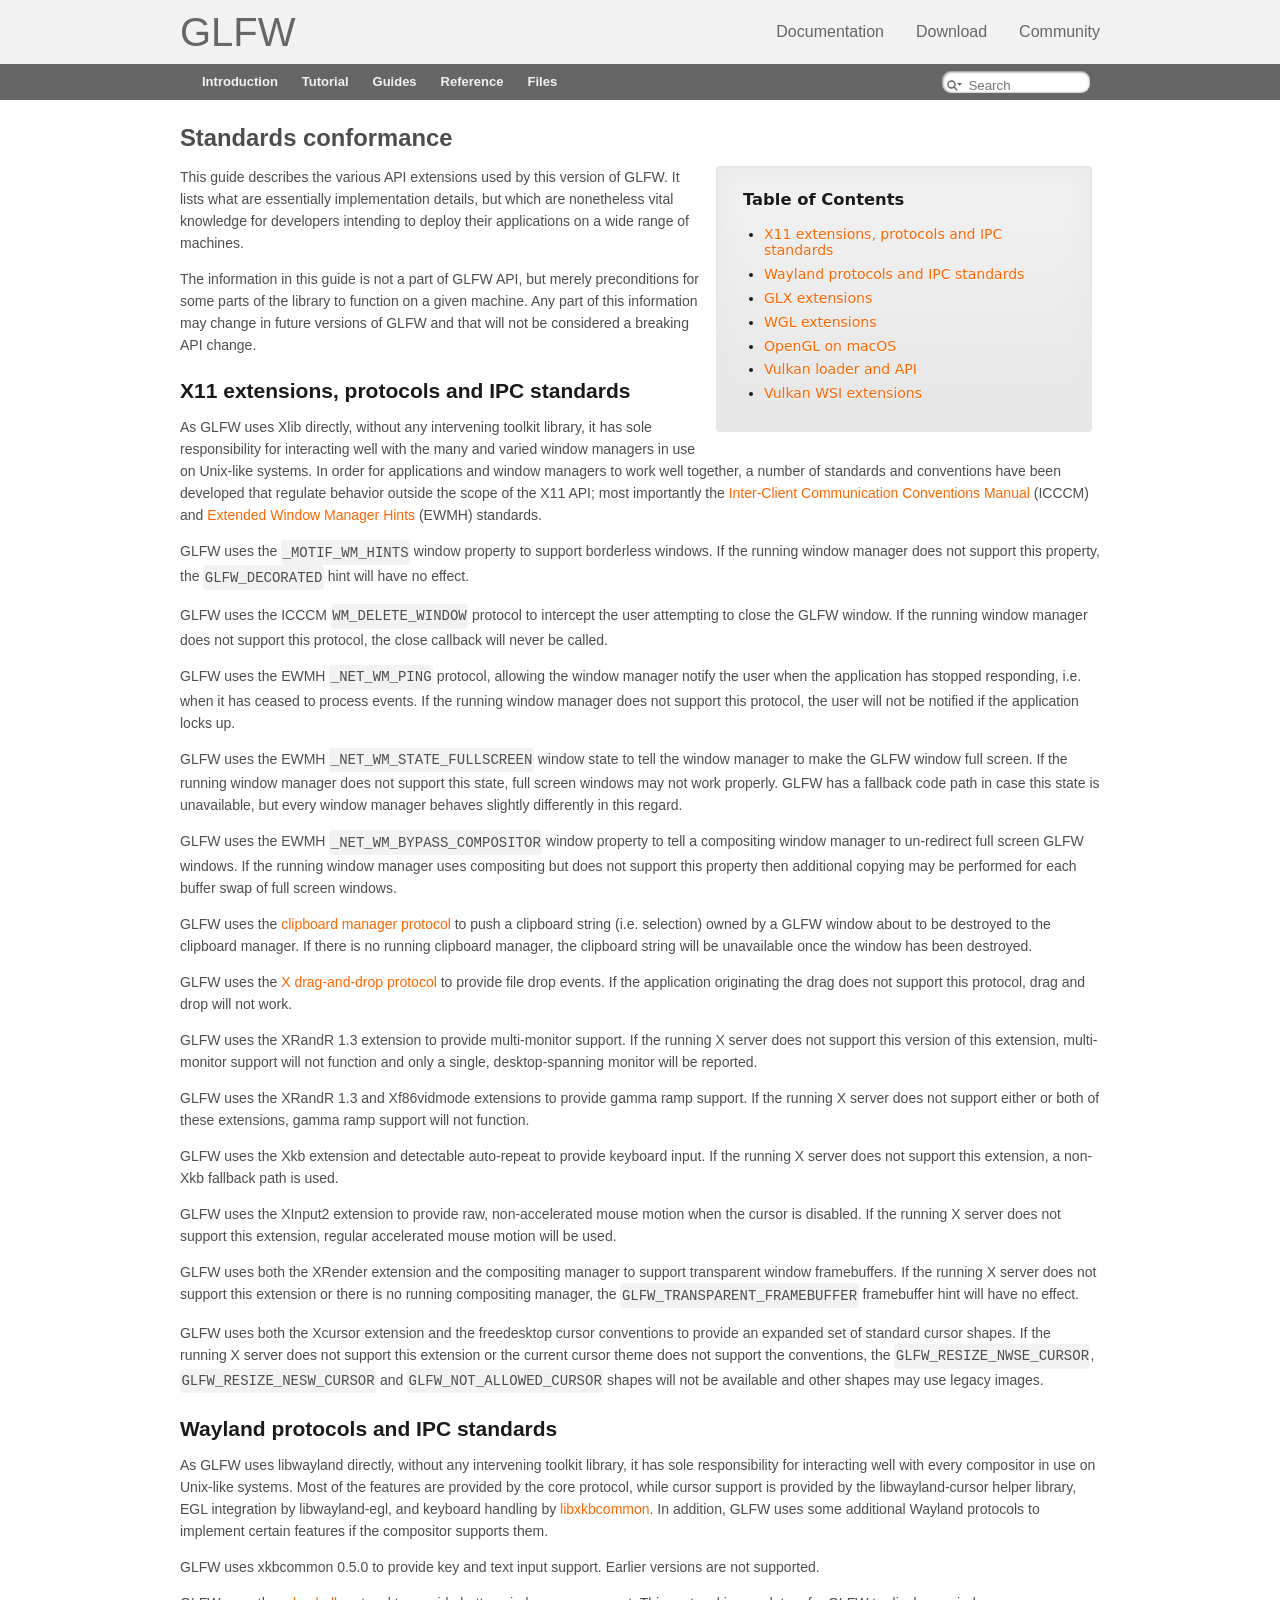
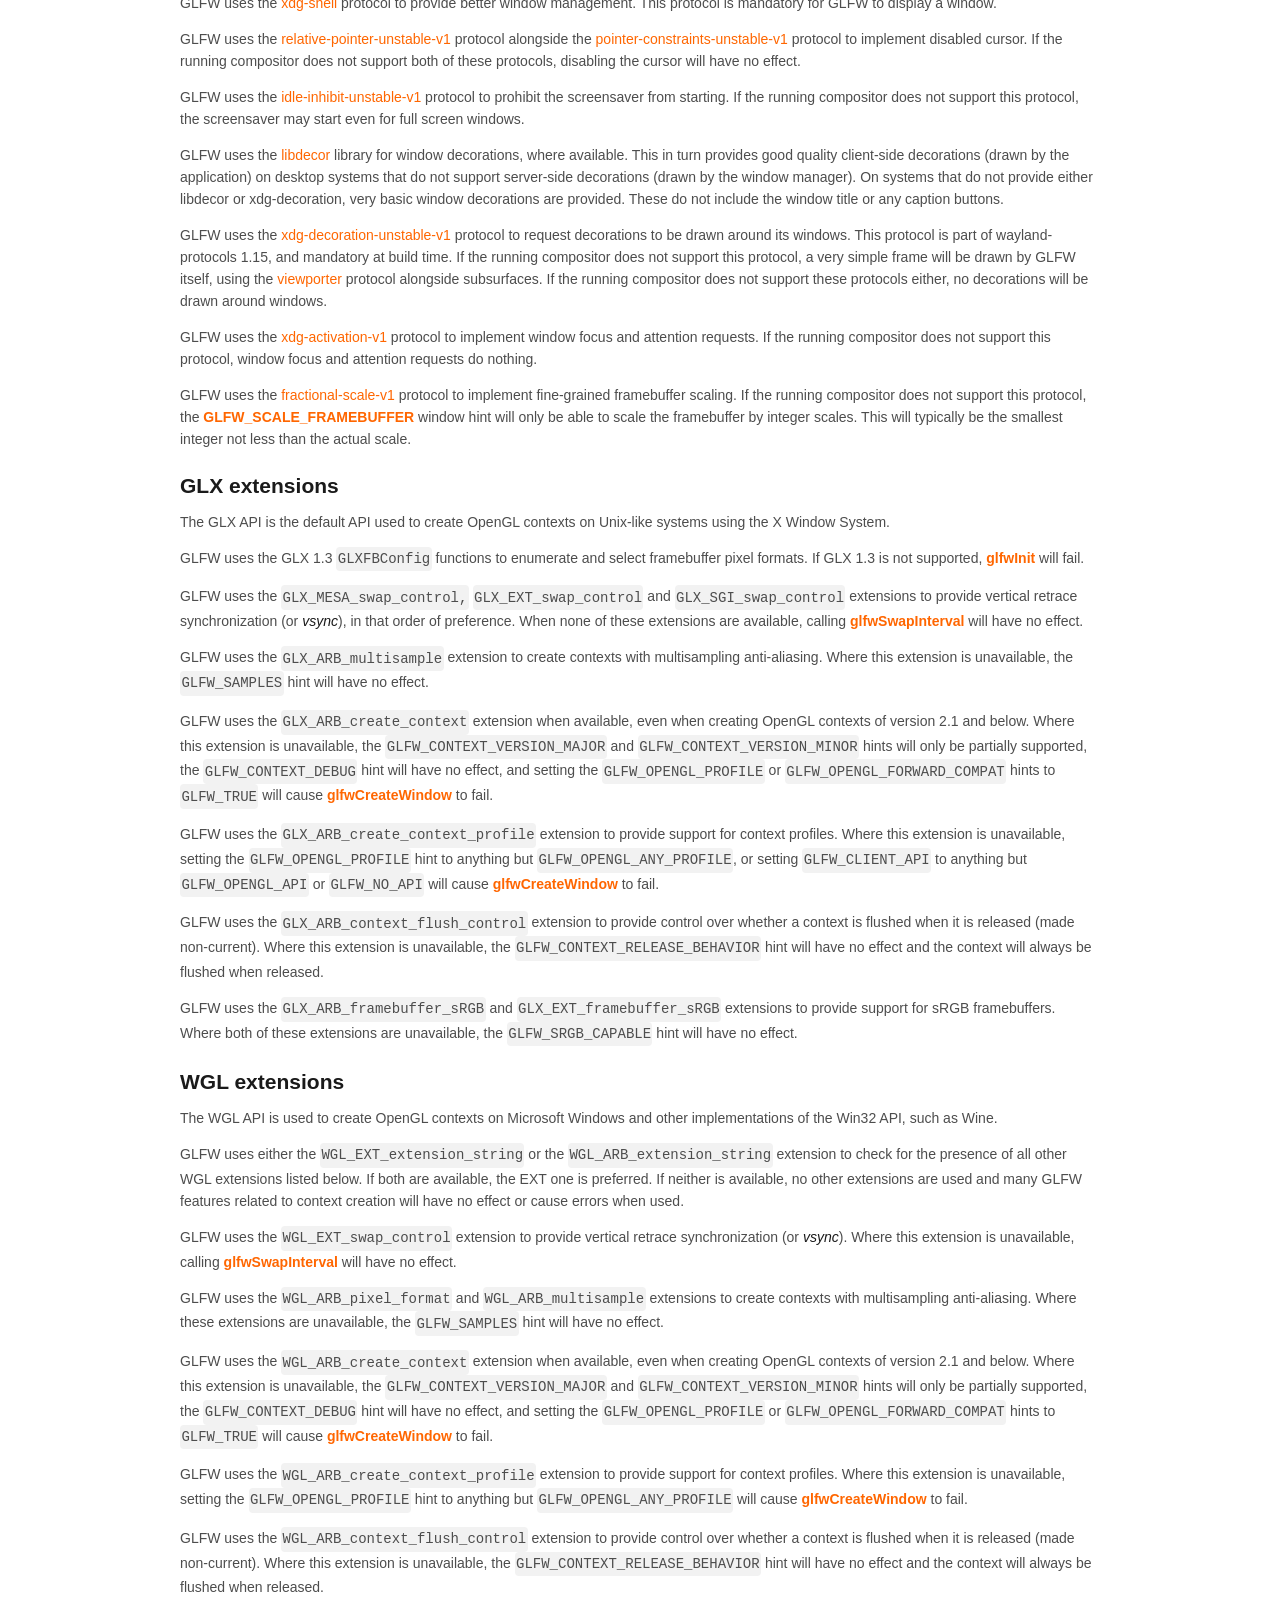
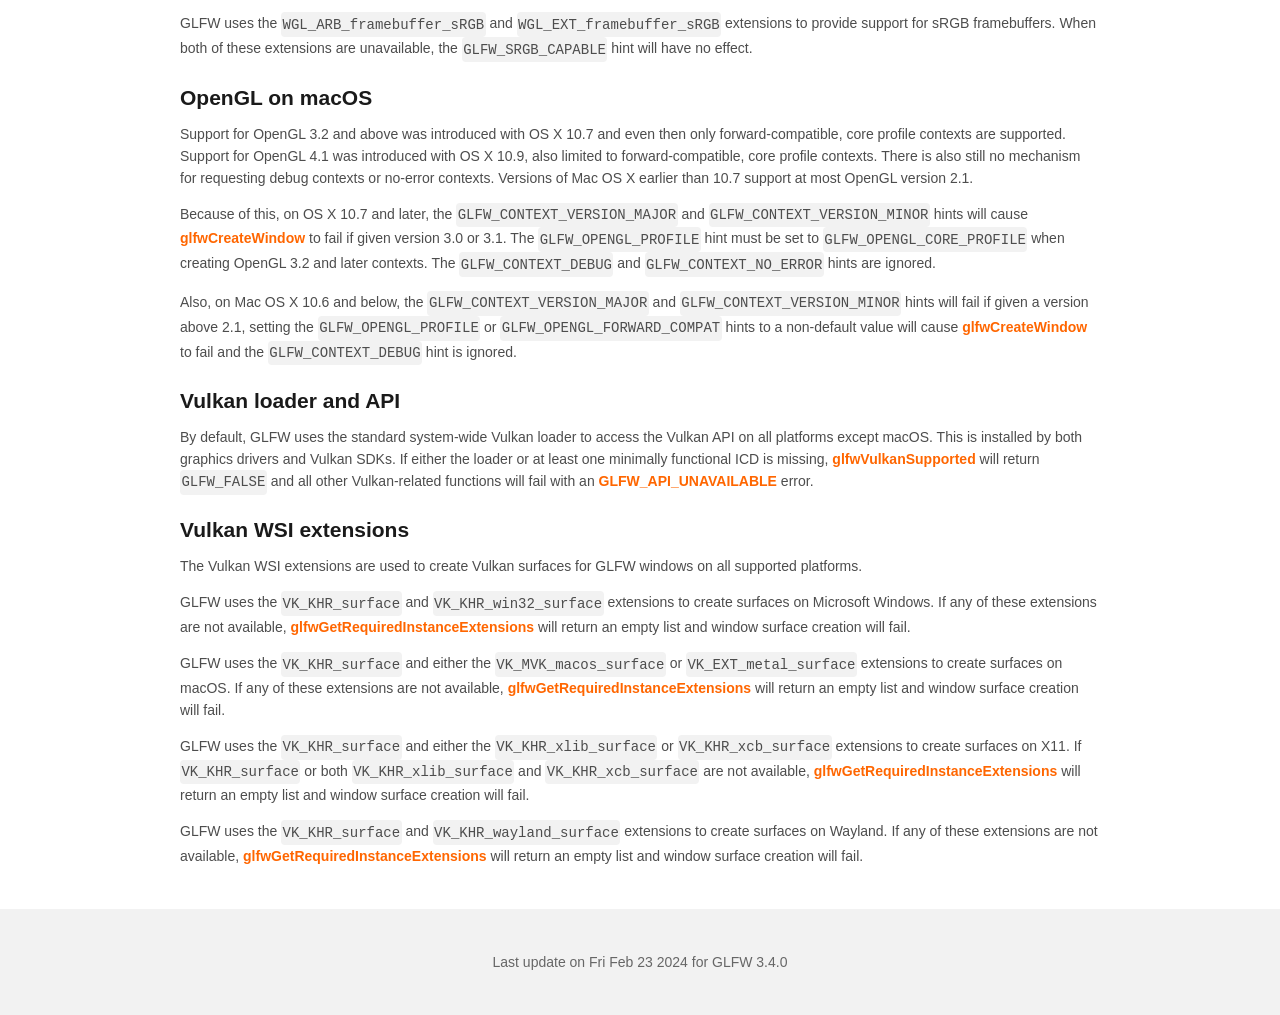
<file: libs/glfw/docs/html/compat_guide.html>
<!DOCTYPE html>
<html lang="en">
<head>
<meta http-equiv="Content-Type" content="text/xhtml;charset=UTF-8"/>
<meta name="viewport" content="width=device-width, initial-scale=1.0">
<meta http-equiv="X-UA-Compatible" content="IE=9"/>
<meta name="generator" content="Doxygen 1.9.8"/>
<title>GLFW: Standards conformance</title>
<link href="tabs.css" rel="stylesheet" type="text/css"/>
<script type="text/javascript" src="jquery.js"></script>
<script type="text/javascript" src="dynsections.js"></script>
<link href="search/search.css" rel="stylesheet" type="text/css"/>
<script type="text/javascript" src="search/searchdata.js"></script>
<script type="text/javascript" src="search/search.js"></script>
<link href="doxygen.css" rel="stylesheet" type="text/css" />
<link href="extra.css" rel="stylesheet" type="text/css"/>
</head>
<body>
<div id="top"><!-- do not remove this div, it is closed by doxygen! -->
<div id="titlearea">
	<div class="glfwheader">
		<a href="https://www.glfw.org/" id="glfwhome">GLFW</a>
		<ul class="glfwnavbar">
			<li><a href="https://www.glfw.org/documentation.html">Documentation</a></li>
			<li><a href="https://www.glfw.org/download.html">Download</a></li>
			<li><a href="https://www.glfw.org/community.html">Community</a></li>
		</ul>
	</div>
</div>
<!-- end header part -->
<!-- Generated by Doxygen 1.9.8 -->
<script type="text/javascript">
/* @license magnet:?xt=urn:btih:d3d9a9a6595521f9666a5e94cc830dab83b65699&amp;dn=expat.txt MIT */
var searchBox = new SearchBox("searchBox", "search/",'.html');
/* @license-end */
</script>
<script type="text/javascript" src="menudata.js"></script>
<script type="text/javascript" src="menu.js"></script>
<script type="text/javascript">
/* @license magnet:?xt=urn:btih:d3d9a9a6595521f9666a5e94cc830dab83b65699&amp;dn=expat.txt MIT */
$(function() {
  initMenu('',true,false,'search.php','Search');
  $(document).ready(function() { init_search(); });
});
/* @license-end */
</script>
<div id="main-nav"></div>
<!-- window showing the filter options -->
<div id="MSearchSelectWindow"
     onmouseover="return searchBox.OnSearchSelectShow()"
     onmouseout="return searchBox.OnSearchSelectHide()"
     onkeydown="return searchBox.OnSearchSelectKey(event)">
</div>

<!-- iframe showing the search results (closed by default) -->
<div id="MSearchResultsWindow">
<div id="MSearchResults">
<div class="SRPage">
<div id="SRIndex">
<div id="SRResults"></div>
<div class="SRStatus" id="Loading">Loading...</div>
<div class="SRStatus" id="Searching">Searching...</div>
<div class="SRStatus" id="NoMatches">No Matches</div>
</div>
</div>
</div>
</div>

</div><!-- top -->
<div><div class="header">
  <div class="headertitle"><div class="title">Standards conformance</div></div>
</div><!--header-->
<div class="contents">
<div class="toc"><h3>Table of Contents</h3>
<ul><li class="level1"><a href="#compat_x11">X11 extensions, protocols and IPC standards</a></li>
<li class="level1"><a href="#compat_wayland">Wayland protocols and IPC standards</a></li>
<li class="level1"><a href="#compat_glx">GLX extensions</a></li>
<li class="level1"><a href="#compat_wgl">WGL extensions</a></li>
<li class="level1"><a href="#compat_osx">OpenGL on macOS</a></li>
<li class="level1"><a href="#compat_vulkan">Vulkan loader and API</a></li>
<li class="level1"><a href="#compat_wsi">Vulkan WSI extensions</a></li>
</ul>
</div>
<div class="textblock"><p>This guide describes the various API extensions used by this version of GLFW. It lists what are essentially implementation details, but which are nonetheless vital knowledge for developers intending to deploy their applications on a wide range of machines.</p>
<p>The information in this guide is not a part of GLFW API, but merely preconditions for some parts of the library to function on a given machine. Any part of this information may change in future versions of GLFW and that will not be considered a breaking API change.</p>
<h1><a class="anchor" id="compat_x11"></a>
X11 extensions, protocols and IPC standards</h1>
<p>As GLFW uses Xlib directly, without any intervening toolkit library, it has sole responsibility for interacting well with the many and varied window managers in use on Unix-like systems. In order for applications and window managers to work well together, a number of standards and conventions have been developed that regulate behavior outside the scope of the X11 API; most importantly the <a href="https://www.tronche.com/gui/x/icccm/">Inter-Client Communication Conventions Manual</a> (ICCCM) and <a href="https://standards.freedesktop.org/wm-spec/wm-spec-latest.html">Extended Window Manager Hints</a> (EWMH) standards.</p>
<p>GLFW uses the <code>_MOTIF_WM_HINTS</code> window property to support borderless windows. If the running window manager does not support this property, the <code>GLFW_DECORATED</code> hint will have no effect.</p>
<p>GLFW uses the ICCCM <code>WM_DELETE_WINDOW</code> protocol to intercept the user attempting to close the GLFW window. If the running window manager does not support this protocol, the close callback will never be called.</p>
<p>GLFW uses the EWMH <code>_NET_WM_PING</code> protocol, allowing the window manager notify the user when the application has stopped responding, i.e. when it has ceased to process events. If the running window manager does not support this protocol, the user will not be notified if the application locks up.</p>
<p>GLFW uses the EWMH <code>_NET_WM_STATE_FULLSCREEN</code> window state to tell the window manager to make the GLFW window full screen. If the running window manager does not support this state, full screen windows may not work properly. GLFW has a fallback code path in case this state is unavailable, but every window manager behaves slightly differently in this regard.</p>
<p>GLFW uses the EWMH <code>_NET_WM_BYPASS_COMPOSITOR</code> window property to tell a compositing window manager to un-redirect full screen GLFW windows. If the running window manager uses compositing but does not support this property then additional copying may be performed for each buffer swap of full screen windows.</p>
<p>GLFW uses the <a href="https://www.freedesktop.org/wiki/ClipboardManager/">clipboard manager protocol</a> to push a clipboard string (i.e. selection) owned by a GLFW window about to be destroyed to the clipboard manager. If there is no running clipboard manager, the clipboard string will be unavailable once the window has been destroyed.</p>
<p>GLFW uses the <a href="https://www.freedesktop.org/wiki/Specifications/XDND/">X drag-and-drop protocol</a> to provide file drop events. If the application originating the drag does not support this protocol, drag and drop will not work.</p>
<p>GLFW uses the XRandR 1.3 extension to provide multi-monitor support. If the running X server does not support this version of this extension, multi-monitor support will not function and only a single, desktop-spanning monitor will be reported.</p>
<p>GLFW uses the XRandR 1.3 and Xf86vidmode extensions to provide gamma ramp support. If the running X server does not support either or both of these extensions, gamma ramp support will not function.</p>
<p>GLFW uses the Xkb extension and detectable auto-repeat to provide keyboard input. If the running X server does not support this extension, a non-Xkb fallback path is used.</p>
<p>GLFW uses the XInput2 extension to provide raw, non-accelerated mouse motion when the cursor is disabled. If the running X server does not support this extension, regular accelerated mouse motion will be used.</p>
<p>GLFW uses both the XRender extension and the compositing manager to support transparent window framebuffers. If the running X server does not support this extension or there is no running compositing manager, the <code>GLFW_TRANSPARENT_FRAMEBUFFER</code> framebuffer hint will have no effect.</p>
<p>GLFW uses both the Xcursor extension and the freedesktop cursor conventions to provide an expanded set of standard cursor shapes. If the running X server does not support this extension or the current cursor theme does not support the conventions, the <code>GLFW_RESIZE_NWSE_CURSOR</code>, <code>GLFW_RESIZE_NESW_CURSOR</code> and <code>GLFW_NOT_ALLOWED_CURSOR</code> shapes will not be available and other shapes may use legacy images.</p>
<h1><a class="anchor" id="compat_wayland"></a>
Wayland protocols and IPC standards</h1>
<p>As GLFW uses libwayland directly, without any intervening toolkit library, it has sole responsibility for interacting well with every compositor in use on Unix-like systems. Most of the features are provided by the core protocol, while cursor support is provided by the libwayland-cursor helper library, EGL integration by libwayland-egl, and keyboard handling by <a href="https://xkbcommon.org/">libxkbcommon</a>. In addition, GLFW uses some additional Wayland protocols to implement certain features if the compositor supports them.</p>
<p>GLFW uses xkbcommon 0.5.0 to provide key and text input support. Earlier versions are not supported.</p>
<p>GLFW uses the <a href="https://wayland.app/protocols/xdg-shell">xdg-shell</a> protocol to provide better window management. This protocol is mandatory for GLFW to display a window.</p>
<p>GLFW uses the <a href="https://wayland.app/protocols/relative-pointer-unstable-v1">relative-pointer-unstable-v1</a> protocol alongside the <a href="https://wayland.app/protocols/pointer-constraints-unstable-v1">pointer-constraints-unstable-v1</a> protocol to implement disabled cursor. If the running compositor does not support both of these protocols, disabling the cursor will have no effect.</p>
<p>GLFW uses the <a href="https://wayland.app/protocols/idle-inhibit-unstable-v1">idle-inhibit-unstable-v1</a> protocol to prohibit the screensaver from starting. If the running compositor does not support this protocol, the screensaver may start even for full screen windows.</p>
<p>GLFW uses the <a href="https://gitlab.freedesktop.org/libdecor/libdecor">libdecor</a> library for window decorations, where available. This in turn provides good quality client-side decorations (drawn by the application) on desktop systems that do not support server-side decorations (drawn by the window manager). On systems that do not provide either libdecor or xdg-decoration, very basic window decorations are provided. These do not include the window title or any caption buttons.</p>
<p>GLFW uses the <a href="https://wayland.app/protocols/xdg-decoration-unstable-v1">xdg-decoration-unstable-v1</a> protocol to request decorations to be drawn around its windows. This protocol is part of wayland-protocols 1.15, and mandatory at build time. If the running compositor does not support this protocol, a very simple frame will be drawn by GLFW itself, using the <a href="https://wayland.app/protocols/viewporter">viewporter</a> protocol alongside subsurfaces. If the running compositor does not support these protocols either, no decorations will be drawn around windows.</p>
<p>GLFW uses the <a href="https://wayland.app/protocols/xdg-activation-v1">xdg-activation-v1</a> protocol to implement window focus and attention requests. If the running compositor does not support this protocol, window focus and attention requests do nothing.</p>
<p>GLFW uses the <a href="https://wayland.app/protocols/fractional-scale-v1">fractional-scale-v1</a> protocol to implement fine-grained framebuffer scaling. If the running compositor does not support this protocol, the <a class="el" href="group__window.html#gaa5a9c6b4722670fd33d6e8a88f2e21bc">GLFW_SCALE_FRAMEBUFFER</a> window hint will only be able to scale the framebuffer by integer scales. This will typically be the smallest integer not less than the actual scale.</p>
<h1><a class="anchor" id="compat_glx"></a>
GLX extensions</h1>
<p>The GLX API is the default API used to create OpenGL contexts on Unix-like systems using the X Window System.</p>
<p>GLFW uses the GLX 1.3 <code>GLXFBConfig</code> functions to enumerate and select framebuffer pixel formats. If GLX 1.3 is not supported, <a class="el" href="group__init.html#ga317aac130a235ab08c6db0834907d85e">glfwInit</a> will fail.</p>
<p>GLFW uses the <code>GLX_MESA_swap_control,</code> <code>GLX_EXT_swap_control</code> and <code>GLX_SGI_swap_control</code> extensions to provide vertical retrace synchronization (or <em>vsync</em>), in that order of preference. When none of these extensions are available, calling <a class="el" href="group__context.html#ga6d4e0cdf151b5e579bd67f13202994ed">glfwSwapInterval</a> will have no effect.</p>
<p>GLFW uses the <code>GLX_ARB_multisample</code> extension to create contexts with multisampling anti-aliasing. Where this extension is unavailable, the <code>GLFW_SAMPLES</code> hint will have no effect.</p>
<p>GLFW uses the <code>GLX_ARB_create_context</code> extension when available, even when creating OpenGL contexts of version 2.1 and below. Where this extension is unavailable, the <code>GLFW_CONTEXT_VERSION_MAJOR</code> and <code>GLFW_CONTEXT_VERSION_MINOR</code> hints will only be partially supported, the <code>GLFW_CONTEXT_DEBUG</code> hint will have no effect, and setting the <code>GLFW_OPENGL_PROFILE</code> or <code>GLFW_OPENGL_FORWARD_COMPAT</code> hints to <code>GLFW_TRUE</code> will cause <a class="el" href="group__window.html#ga3555a418df92ad53f917597fe2f64aeb">glfwCreateWindow</a> to fail.</p>
<p>GLFW uses the <code>GLX_ARB_create_context_profile</code> extension to provide support for context profiles. Where this extension is unavailable, setting the <code>GLFW_OPENGL_PROFILE</code> hint to anything but <code>GLFW_OPENGL_ANY_PROFILE</code>, or setting <code>GLFW_CLIENT_API</code> to anything but <code>GLFW_OPENGL_API</code> or <code>GLFW_NO_API</code> will cause <a class="el" href="group__window.html#ga3555a418df92ad53f917597fe2f64aeb">glfwCreateWindow</a> to fail.</p>
<p>GLFW uses the <code>GLX_ARB_context_flush_control</code> extension to provide control over whether a context is flushed when it is released (made non-current). Where this extension is unavailable, the <code>GLFW_CONTEXT_RELEASE_BEHAVIOR</code> hint will have no effect and the context will always be flushed when released.</p>
<p>GLFW uses the <code>GLX_ARB_framebuffer_sRGB</code> and <code>GLX_EXT_framebuffer_sRGB</code> extensions to provide support for sRGB framebuffers. Where both of these extensions are unavailable, the <code>GLFW_SRGB_CAPABLE</code> hint will have no effect.</p>
<h1><a class="anchor" id="compat_wgl"></a>
WGL extensions</h1>
<p>The WGL API is used to create OpenGL contexts on Microsoft Windows and other implementations of the Win32 API, such as Wine.</p>
<p>GLFW uses either the <code>WGL_EXT_extension_string</code> or the <code>WGL_ARB_extension_string</code> extension to check for the presence of all other WGL extensions listed below. If both are available, the EXT one is preferred. If neither is available, no other extensions are used and many GLFW features related to context creation will have no effect or cause errors when used.</p>
<p>GLFW uses the <code>WGL_EXT_swap_control</code> extension to provide vertical retrace synchronization (or <em>vsync</em>). Where this extension is unavailable, calling <a class="el" href="group__context.html#ga6d4e0cdf151b5e579bd67f13202994ed">glfwSwapInterval</a> will have no effect.</p>
<p>GLFW uses the <code>WGL_ARB_pixel_format</code> and <code>WGL_ARB_multisample</code> extensions to create contexts with multisampling anti-aliasing. Where these extensions are unavailable, the <code>GLFW_SAMPLES</code> hint will have no effect.</p>
<p>GLFW uses the <code>WGL_ARB_create_context</code> extension when available, even when creating OpenGL contexts of version 2.1 and below. Where this extension is unavailable, the <code>GLFW_CONTEXT_VERSION_MAJOR</code> and <code>GLFW_CONTEXT_VERSION_MINOR</code> hints will only be partially supported, the <code>GLFW_CONTEXT_DEBUG</code> hint will have no effect, and setting the <code>GLFW_OPENGL_PROFILE</code> or <code>GLFW_OPENGL_FORWARD_COMPAT</code> hints to <code>GLFW_TRUE</code> will cause <a class="el" href="group__window.html#ga3555a418df92ad53f917597fe2f64aeb">glfwCreateWindow</a> to fail.</p>
<p>GLFW uses the <code>WGL_ARB_create_context_profile</code> extension to provide support for context profiles. Where this extension is unavailable, setting the <code>GLFW_OPENGL_PROFILE</code> hint to anything but <code>GLFW_OPENGL_ANY_PROFILE</code> will cause <a class="el" href="group__window.html#ga3555a418df92ad53f917597fe2f64aeb">glfwCreateWindow</a> to fail.</p>
<p>GLFW uses the <code>WGL_ARB_context_flush_control</code> extension to provide control over whether a context is flushed when it is released (made non-current). Where this extension is unavailable, the <code>GLFW_CONTEXT_RELEASE_BEHAVIOR</code> hint will have no effect and the context will always be flushed when released.</p>
<p>GLFW uses the <code>WGL_ARB_framebuffer_sRGB</code> and <code>WGL_EXT_framebuffer_sRGB</code> extensions to provide support for sRGB framebuffers. When both of these extensions are unavailable, the <code>GLFW_SRGB_CAPABLE</code> hint will have no effect.</p>
<h1><a class="anchor" id="compat_osx"></a>
OpenGL on macOS</h1>
<p>Support for OpenGL 3.2 and above was introduced with OS X 10.7 and even then only forward-compatible, core profile contexts are supported. Support for OpenGL 4.1 was introduced with OS X 10.9, also limited to forward-compatible, core profile contexts. There is also still no mechanism for requesting debug contexts or no-error contexts. Versions of Mac OS X earlier than 10.7 support at most OpenGL version 2.1.</p>
<p>Because of this, on OS X 10.7 and later, the <code>GLFW_CONTEXT_VERSION_MAJOR</code> and <code>GLFW_CONTEXT_VERSION_MINOR</code> hints will cause <a class="el" href="group__window.html#ga3555a418df92ad53f917597fe2f64aeb">glfwCreateWindow</a> to fail if given version 3.0 or 3.1. The <code>GLFW_OPENGL_PROFILE</code> hint must be set to <code>GLFW_OPENGL_CORE_PROFILE</code> when creating OpenGL 3.2 and later contexts. The <code>GLFW_CONTEXT_DEBUG</code> and <code>GLFW_CONTEXT_NO_ERROR</code> hints are ignored.</p>
<p>Also, on Mac OS X 10.6 and below, the <code>GLFW_CONTEXT_VERSION_MAJOR</code> and <code>GLFW_CONTEXT_VERSION_MINOR</code> hints will fail if given a version above 2.1, setting the <code>GLFW_OPENGL_PROFILE</code> or <code>GLFW_OPENGL_FORWARD_COMPAT</code> hints to a non-default value will cause <a class="el" href="group__window.html#ga3555a418df92ad53f917597fe2f64aeb">glfwCreateWindow</a> to fail and the <code>GLFW_CONTEXT_DEBUG</code> hint is ignored.</p>
<h1><a class="anchor" id="compat_vulkan"></a>
Vulkan loader and API</h1>
<p>By default, GLFW uses the standard system-wide Vulkan loader to access the Vulkan API on all platforms except macOS. This is installed by both graphics drivers and Vulkan SDKs. If either the loader or at least one minimally functional ICD is missing, <a class="el" href="group__vulkan.html#ga2e7f30931e02464b5bc8d0d4b6f9fe2b">glfwVulkanSupported</a> will return <code>GLFW_FALSE</code> and all other Vulkan-related functions will fail with an <a class="el" href="group__errors.html#ga56882b290db23261cc6c053c40c2d08e">GLFW_API_UNAVAILABLE</a> error.</p>
<h1><a class="anchor" id="compat_wsi"></a>
Vulkan WSI extensions</h1>
<p>The Vulkan WSI extensions are used to create Vulkan surfaces for GLFW windows on all supported platforms.</p>
<p>GLFW uses the <code>VK_KHR_surface</code> and <code>VK_KHR_win32_surface</code> extensions to create surfaces on Microsoft Windows. If any of these extensions are not available, <a class="el" href="group__vulkan.html#ga99ad342d82f4a3421e2864978cb6d1d6">glfwGetRequiredInstanceExtensions</a> will return an empty list and window surface creation will fail.</p>
<p>GLFW uses the <code>VK_KHR_surface</code> and either the <code>VK_MVK_macos_surface</code> or <code>VK_EXT_metal_surface</code> extensions to create surfaces on macOS. If any of these extensions are not available, <a class="el" href="group__vulkan.html#ga99ad342d82f4a3421e2864978cb6d1d6">glfwGetRequiredInstanceExtensions</a> will return an empty list and window surface creation will fail.</p>
<p>GLFW uses the <code>VK_KHR_surface</code> and either the <code>VK_KHR_xlib_surface</code> or <code>VK_KHR_xcb_surface</code> extensions to create surfaces on X11. If <code>VK_KHR_surface</code> or both <code>VK_KHR_xlib_surface</code> and <code>VK_KHR_xcb_surface</code> are not available, <a class="el" href="group__vulkan.html#ga99ad342d82f4a3421e2864978cb6d1d6">glfwGetRequiredInstanceExtensions</a> will return an empty list and window surface creation will fail.</p>
<p>GLFW uses the <code>VK_KHR_surface</code> and <code>VK_KHR_wayland_surface</code> extensions to create surfaces on Wayland. If any of these extensions are not available, <a class="el" href="group__vulkan.html#ga99ad342d82f4a3421e2864978cb6d1d6">glfwGetRequiredInstanceExtensions</a> will return an empty list and window surface creation will fail. </p>
</div></div><!-- contents -->
</div><!-- PageDoc -->
<address class="footer">
<p>
Last update on Fri Feb 23 2024 for GLFW 3.4.0
</p>
</address>
</body>
</html>
</file>
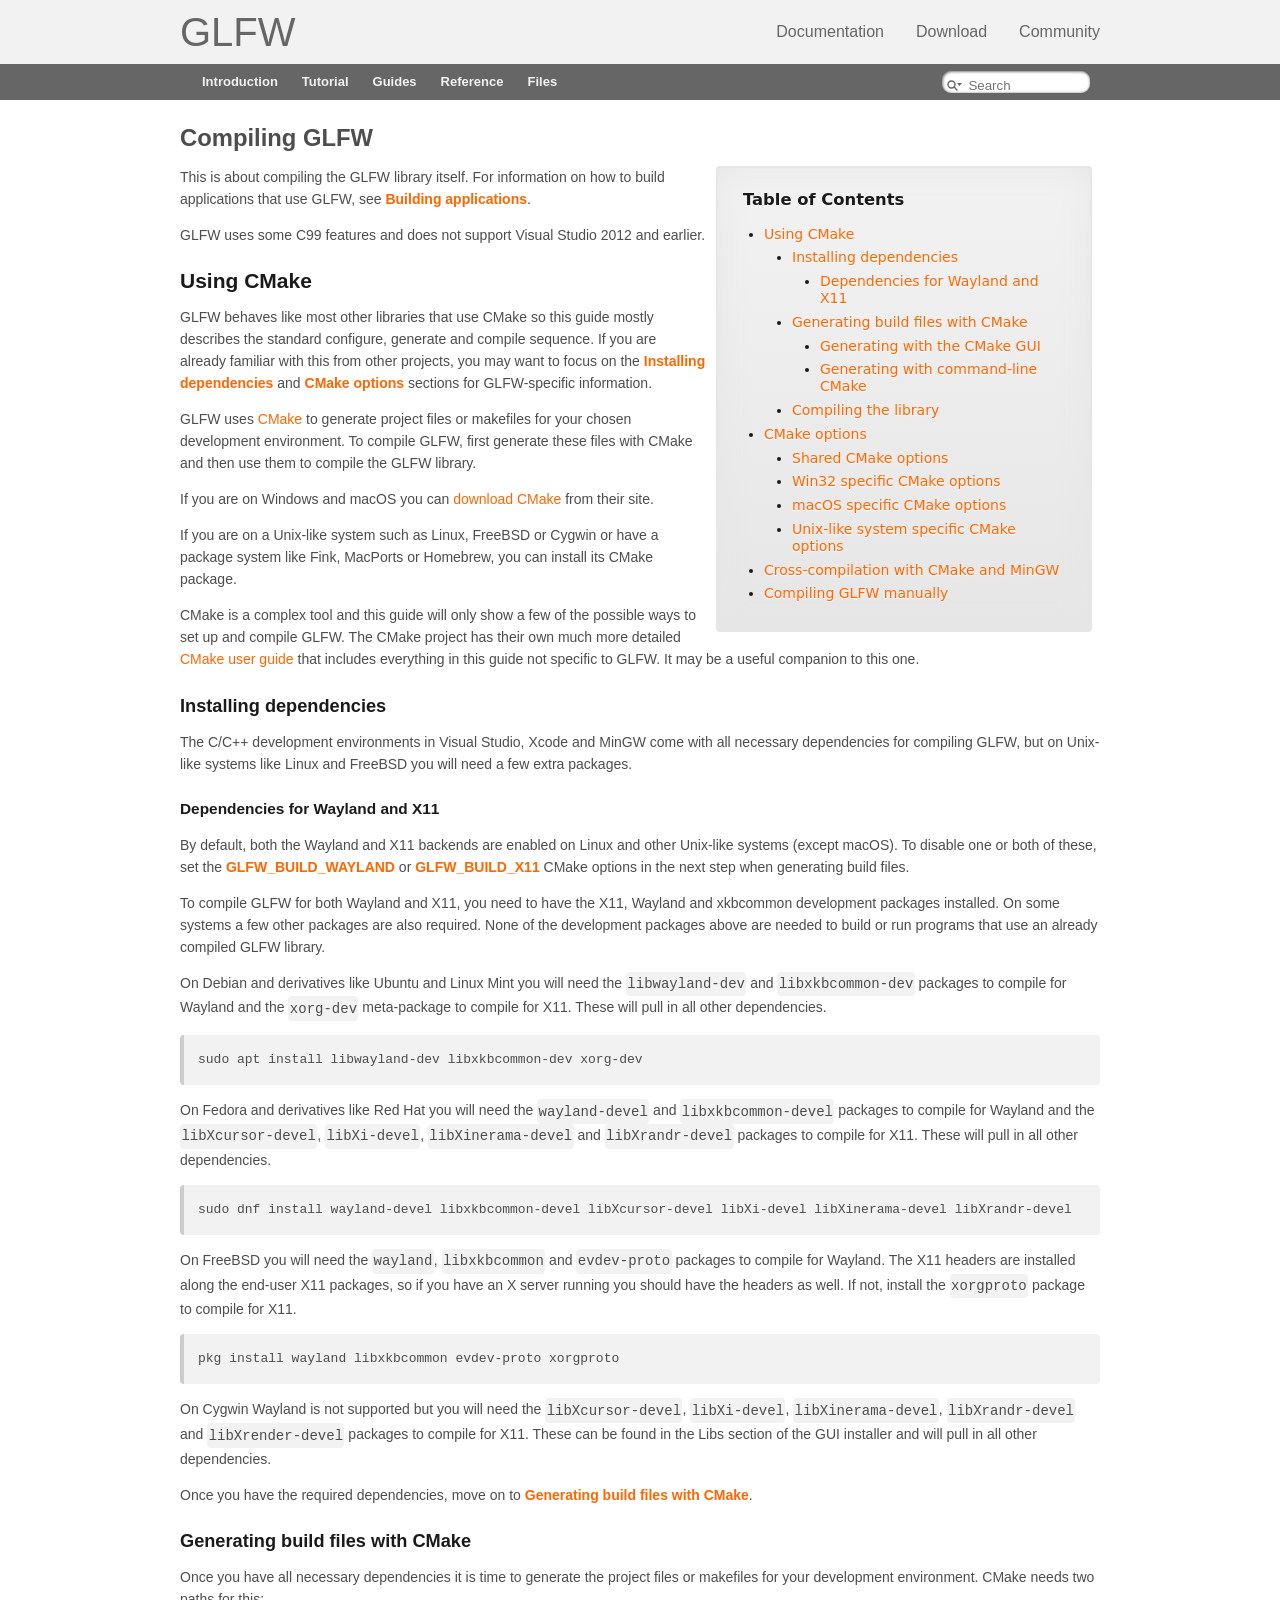
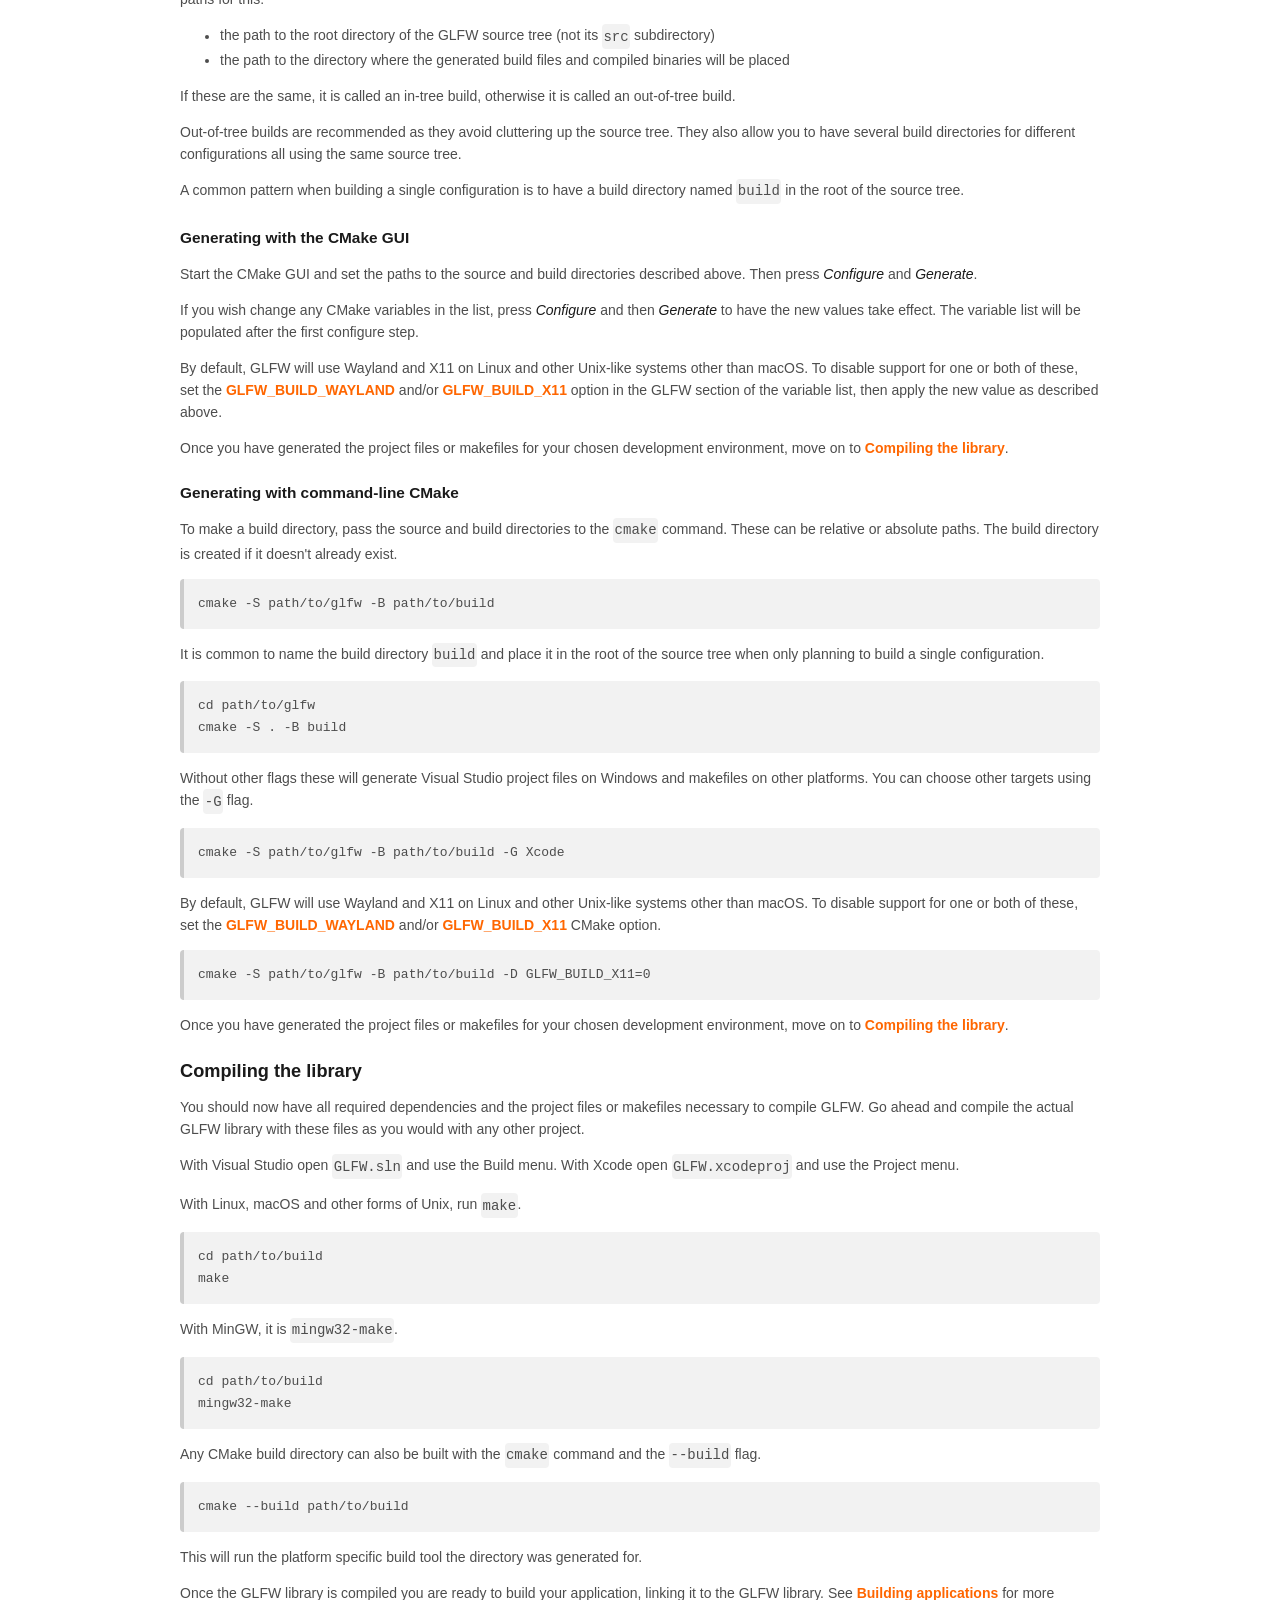
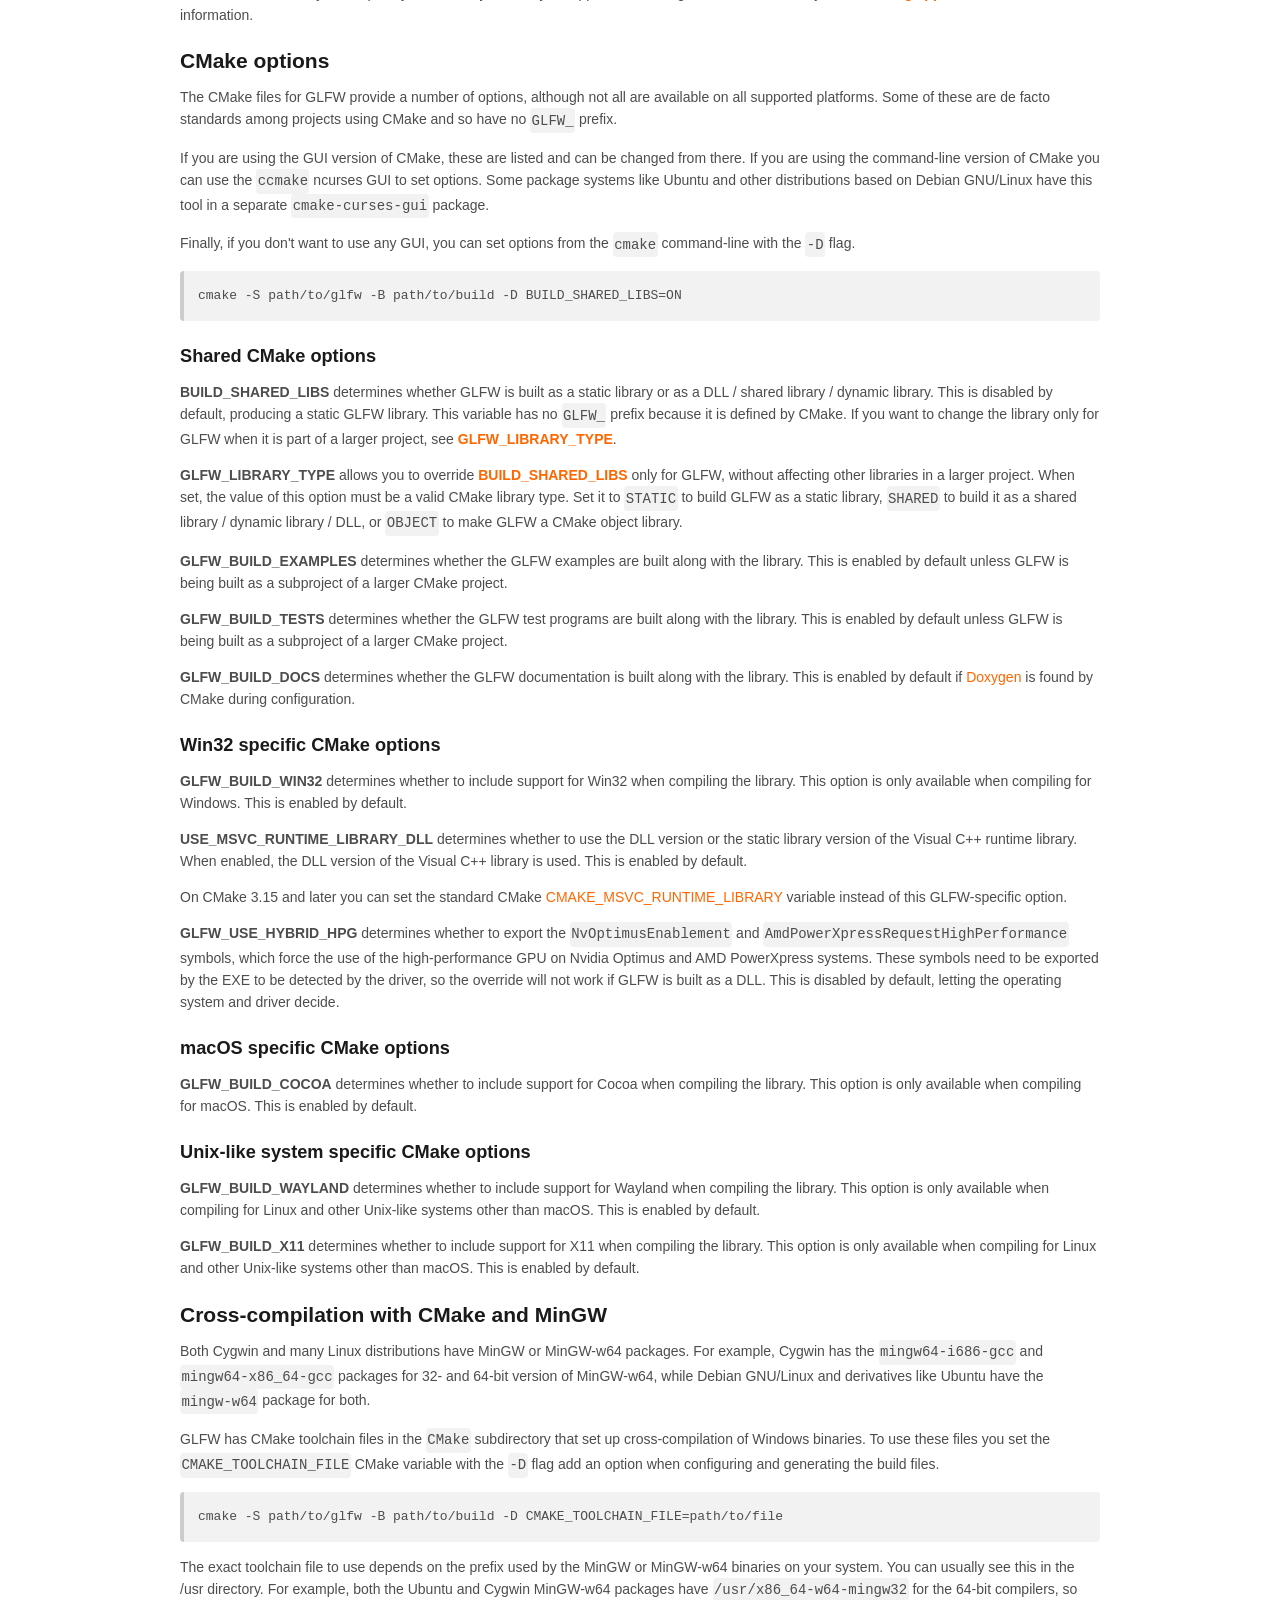
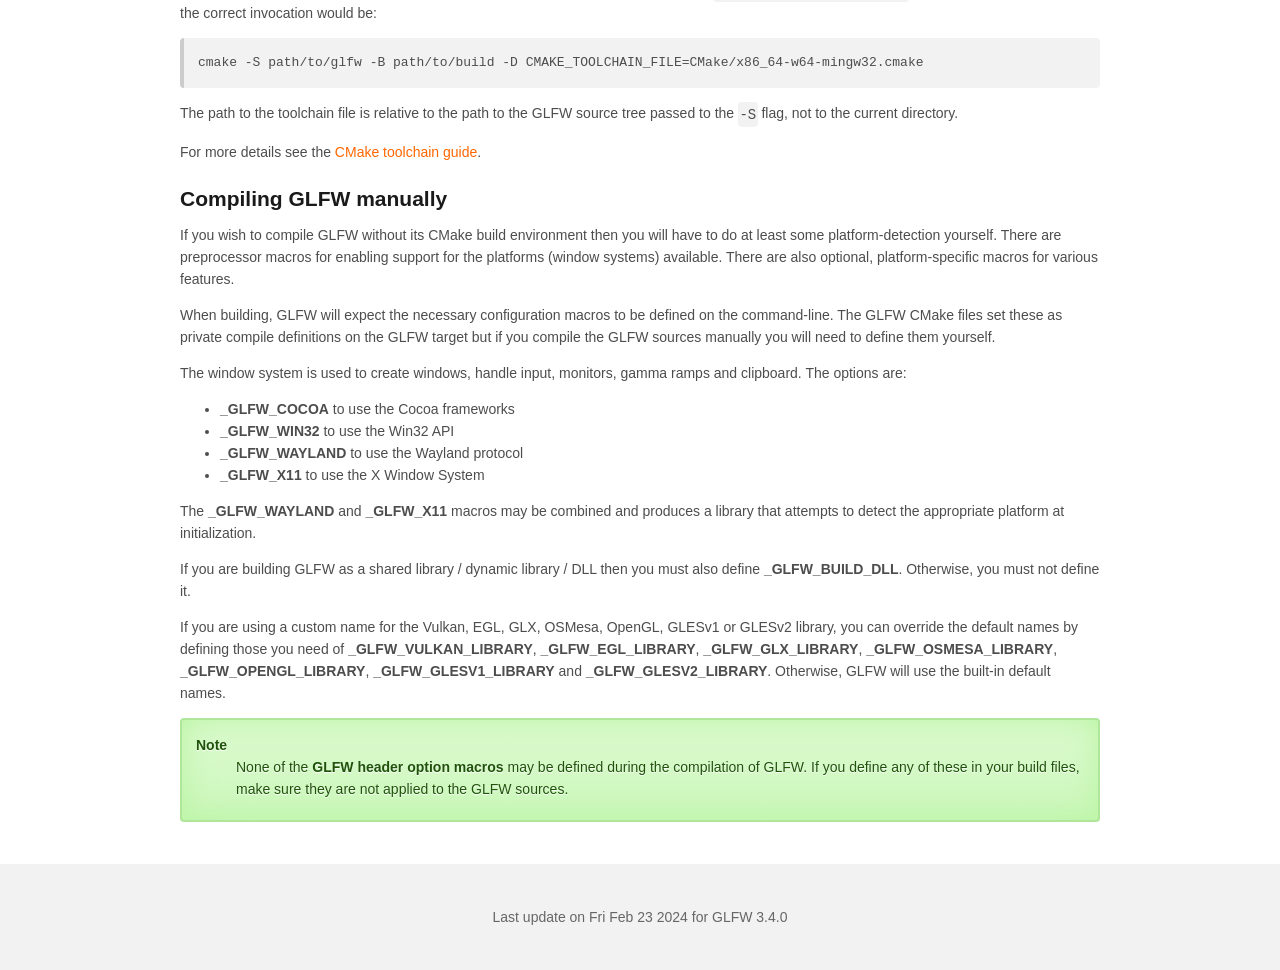
<file: libs/glfw/docs/html/compile_guide.html>
<!DOCTYPE html>
<html lang="en">
<head>
<meta http-equiv="Content-Type" content="text/xhtml;charset=UTF-8"/>
<meta name="viewport" content="width=device-width, initial-scale=1.0">
<meta http-equiv="X-UA-Compatible" content="IE=9"/>
<meta name="generator" content="Doxygen 1.9.8"/>
<title>GLFW: Compiling GLFW</title>
<link href="tabs.css" rel="stylesheet" type="text/css"/>
<script type="text/javascript" src="jquery.js"></script>
<script type="text/javascript" src="dynsections.js"></script>
<link href="search/search.css" rel="stylesheet" type="text/css"/>
<script type="text/javascript" src="search/searchdata.js"></script>
<script type="text/javascript" src="search/search.js"></script>
<link href="doxygen.css" rel="stylesheet" type="text/css" />
<link href="extra.css" rel="stylesheet" type="text/css"/>
</head>
<body>
<div id="top"><!-- do not remove this div, it is closed by doxygen! -->
<div id="titlearea">
	<div class="glfwheader">
		<a href="https://www.glfw.org/" id="glfwhome">GLFW</a>
		<ul class="glfwnavbar">
			<li><a href="https://www.glfw.org/documentation.html">Documentation</a></li>
			<li><a href="https://www.glfw.org/download.html">Download</a></li>
			<li><a href="https://www.glfw.org/community.html">Community</a></li>
		</ul>
	</div>
</div>
<!-- end header part -->
<!-- Generated by Doxygen 1.9.8 -->
<script type="text/javascript">
/* @license magnet:?xt=urn:btih:d3d9a9a6595521f9666a5e94cc830dab83b65699&amp;dn=expat.txt MIT */
var searchBox = new SearchBox("searchBox", "search/",'.html');
/* @license-end */
</script>
<script type="text/javascript" src="menudata.js"></script>
<script type="text/javascript" src="menu.js"></script>
<script type="text/javascript">
/* @license magnet:?xt=urn:btih:d3d9a9a6595521f9666a5e94cc830dab83b65699&amp;dn=expat.txt MIT */
$(function() {
  initMenu('',true,false,'search.php','Search');
  $(document).ready(function() { init_search(); });
});
/* @license-end */
</script>
<div id="main-nav"></div>
<!-- window showing the filter options -->
<div id="MSearchSelectWindow"
     onmouseover="return searchBox.OnSearchSelectShow()"
     onmouseout="return searchBox.OnSearchSelectHide()"
     onkeydown="return searchBox.OnSearchSelectKey(event)">
</div>

<!-- iframe showing the search results (closed by default) -->
<div id="MSearchResultsWindow">
<div id="MSearchResults">
<div class="SRPage">
<div id="SRIndex">
<div id="SRResults"></div>
<div class="SRStatus" id="Loading">Loading...</div>
<div class="SRStatus" id="Searching">Searching...</div>
<div class="SRStatus" id="NoMatches">No Matches</div>
</div>
</div>
</div>
</div>

</div><!-- top -->
<div><div class="header">
  <div class="headertitle"><div class="title">Compiling GLFW</div></div>
</div><!--header-->
<div class="contents">
<div class="toc"><h3>Table of Contents</h3>
<ul><li class="level1"><a href="#compile_cmake">Using CMake</a><ul><li class="level2"><a href="#compile_deps">Installing dependencies</a><ul><li class="level3"><a href="#compile_deps_wayland">Dependencies for Wayland and X11</a></li>
</ul>
</li>
<li class="level2"><a href="#compile_generate">Generating build files with CMake</a><ul><li class="level3"><a href="#compile_generate_gui">Generating with the CMake GUI</a></li>
<li class="level3"><a href="#compile_generate_cli">Generating with command-line CMake</a></li>
</ul>
</li>
<li class="level2"><a href="#compile_compile">Compiling the library</a></li>
</ul>
</li>
<li class="level1"><a href="#compile_options">CMake options</a><ul><li class="level2"><a href="#compile_options_shared">Shared CMake options</a></li>
<li class="level2"><a href="#compile_options_win32">Win32 specific CMake options</a></li>
<li class="level2"><a href="#compile_options_macos">macOS specific CMake options</a></li>
<li class="level2"><a href="#compile_options_unix">Unix-like system specific CMake options</a></li>
</ul>
</li>
<li class="level1"><a href="#compile_mingw_cross">Cross-compilation with CMake and MinGW</a></li>
<li class="level1"><a href="#compile_manual">Compiling GLFW manually</a></li>
</ul>
</div>
<div class="textblock"><p>This is about compiling the GLFW library itself. For information on how to build applications that use GLFW, see <a class="el" href="build_guide.html">Building applications</a>.</p>
<p>GLFW uses some C99 features and does not support Visual Studio 2012 and earlier.</p>
<h1><a class="anchor" id="compile_cmake"></a>
Using CMake</h1>
<p>GLFW behaves like most other libraries that use CMake so this guide mostly describes the standard configure, generate and compile sequence. If you are already familiar with this from other projects, you may want to focus on the <a class="el" href="compile_guide.html#compile_deps">Installing dependencies</a> and <a class="el" href="compile_guide.html#compile_options">CMake options</a> sections for GLFW-specific information.</p>
<p>GLFW uses <a href="https://cmake.org/">CMake</a> to generate project files or makefiles for your chosen development environment. To compile GLFW, first generate these files with CMake and then use them to compile the GLFW library.</p>
<p>If you are on Windows and macOS you can <a href="https://cmake.org/download/">download CMake</a> from their site.</p>
<p>If you are on a Unix-like system such as Linux, FreeBSD or Cygwin or have a package system like Fink, MacPorts or Homebrew, you can install its CMake package.</p>
<p>CMake is a complex tool and this guide will only show a few of the possible ways to set up and compile GLFW. The CMake project has their own much more detailed <a href="https://cmake.org/cmake/help/latest/guide/user-interaction/">CMake user guide</a> that includes everything in this guide not specific to GLFW. It may be a useful companion to this one.</p>
<h2><a class="anchor" id="compile_deps"></a>
Installing dependencies</h2>
<p>The C/C++ development environments in Visual Studio, Xcode and MinGW come with all necessary dependencies for compiling GLFW, but on Unix-like systems like Linux and FreeBSD you will need a few extra packages.</p>
<h3><a class="anchor" id="compile_deps_wayland"></a>
Dependencies for Wayland and X11</h3>
<p>By default, both the Wayland and X11 backends are enabled on Linux and other Unix-like systems (except macOS). To disable one or both of these, set the <a class="el" href="compile_guide.html#GLFW_BUILD_WAYLAND">GLFW_BUILD_WAYLAND</a> or <a class="el" href="compile_guide.html#GLFW_BUILD_X11">GLFW_BUILD_X11</a> CMake options in the next step when generating build files.</p>
<p>To compile GLFW for both Wayland and X11, you need to have the X11, Wayland and xkbcommon development packages installed. On some systems a few other packages are also required. None of the development packages above are needed to build or run programs that use an already compiled GLFW library.</p>
<p>On Debian and derivatives like Ubuntu and Linux Mint you will need the <code>libwayland-dev</code> and <code>libxkbcommon-dev</code> packages to compile for Wayland and the <code>xorg-dev</code> meta-package to compile for X11. These will pull in all other dependencies.</p>
<div class="fragment"><div class="line">sudo apt install libwayland-dev libxkbcommon-dev xorg-dev</div>
</div><!-- fragment --><p>On Fedora and derivatives like Red Hat you will need the <code>wayland-devel</code> and <code>libxkbcommon-devel</code> packages to compile for Wayland and the <code>libXcursor-devel</code>, <code>libXi-devel</code>, <code>libXinerama-devel</code> and <code>libXrandr-devel</code> packages to compile for X11. These will pull in all other dependencies.</p>
<div class="fragment"><div class="line">sudo dnf install wayland-devel libxkbcommon-devel libXcursor-devel libXi-devel libXinerama-devel libXrandr-devel</div>
</div><!-- fragment --><p>On FreeBSD you will need the <code>wayland</code>, <code>libxkbcommon</code> and <code>evdev-proto</code> packages to compile for Wayland. The X11 headers are installed along the end-user X11 packages, so if you have an X server running you should have the headers as well. If not, install the <code>xorgproto</code> package to compile for X11.</p>
<div class="fragment"><div class="line">pkg install wayland libxkbcommon evdev-proto xorgproto</div>
</div><!-- fragment --><p>On Cygwin Wayland is not supported but you will need the <code>libXcursor-devel</code>, <code>libXi-devel</code>, <code>libXinerama-devel</code>, <code>libXrandr-devel</code> and <code>libXrender-devel</code> packages to compile for X11. These can be found in the Libs section of the GUI installer and will pull in all other dependencies.</p>
<p>Once you have the required dependencies, move on to <a class="el" href="compile_guide.html#compile_generate">Generating build files with CMake</a>.</p>
<h2><a class="anchor" id="compile_generate"></a>
Generating build files with CMake</h2>
<p>Once you have all necessary dependencies it is time to generate the project files or makefiles for your development environment. CMake needs two paths for this:</p>
<ul>
<li>the path to the root directory of the GLFW source tree (not its <code>src</code> subdirectory)</li>
<li>the path to the directory where the generated build files and compiled binaries will be placed</li>
</ul>
<p>If these are the same, it is called an in-tree build, otherwise it is called an out-of-tree build.</p>
<p>Out-of-tree builds are recommended as they avoid cluttering up the source tree. They also allow you to have several build directories for different configurations all using the same source tree.</p>
<p>A common pattern when building a single configuration is to have a build directory named <code>build</code> in the root of the source tree.</p>
<h3><a class="anchor" id="compile_generate_gui"></a>
Generating with the CMake GUI</h3>
<p>Start the CMake GUI and set the paths to the source and build directories described above. Then press <em>Configure</em> and <em>Generate</em>.</p>
<p>If you wish change any CMake variables in the list, press <em>Configure</em> and then <em>Generate</em> to have the new values take effect. The variable list will be populated after the first configure step.</p>
<p>By default, GLFW will use Wayland and X11 on Linux and other Unix-like systems other than macOS. To disable support for one or both of these, set the <a class="el" href="compile_guide.html#GLFW_BUILD_WAYLAND">GLFW_BUILD_WAYLAND</a> and/or <a class="el" href="compile_guide.html#GLFW_BUILD_X11">GLFW_BUILD_X11</a> option in the GLFW section of the variable list, then apply the new value as described above.</p>
<p>Once you have generated the project files or makefiles for your chosen development environment, move on to <a class="el" href="compile_guide.html#compile_compile">Compiling the library</a>.</p>
<h3><a class="anchor" id="compile_generate_cli"></a>
Generating with command-line CMake</h3>
<p>To make a build directory, pass the source and build directories to the <code>cmake</code> command. These can be relative or absolute paths. The build directory is created if it doesn't already exist.</p>
<div class="fragment"><div class="line">cmake -S path/to/glfw -B path/to/build</div>
</div><!-- fragment --><p>It is common to name the build directory <code>build</code> and place it in the root of the source tree when only planning to build a single configuration.</p>
<div class="fragment"><div class="line">cd path/to/glfw</div>
<div class="line">cmake -S . -B build</div>
</div><!-- fragment --><p>Without other flags these will generate Visual Studio project files on Windows and makefiles on other platforms. You can choose other targets using the <code>-G</code> flag.</p>
<div class="fragment"><div class="line">cmake -S path/to/glfw -B path/to/build -G Xcode</div>
</div><!-- fragment --><p>By default, GLFW will use Wayland and X11 on Linux and other Unix-like systems other than macOS. To disable support for one or both of these, set the <a class="el" href="compile_guide.html#GLFW_BUILD_WAYLAND">GLFW_BUILD_WAYLAND</a> and/or <a class="el" href="compile_guide.html#GLFW_BUILD_X11">GLFW_BUILD_X11</a> CMake option.</p>
<div class="fragment"><div class="line">cmake -S path/to/glfw -B path/to/build -D GLFW_BUILD_X11=0</div>
</div><!-- fragment --><p>Once you have generated the project files or makefiles for your chosen development environment, move on to <a class="el" href="compile_guide.html#compile_compile">Compiling the library</a>.</p>
<h2><a class="anchor" id="compile_compile"></a>
Compiling the library</h2>
<p>You should now have all required dependencies and the project files or makefiles necessary to compile GLFW. Go ahead and compile the actual GLFW library with these files as you would with any other project.</p>
<p>With Visual Studio open <code>GLFW.sln</code> and use the Build menu. With Xcode open <code>GLFW.xcodeproj</code> and use the Project menu.</p>
<p>With Linux, macOS and other forms of Unix, run <code>make</code>.</p>
<div class="fragment"><div class="line">cd path/to/build</div>
<div class="line">make</div>
</div><!-- fragment --><p>With MinGW, it is <code>mingw32-make</code>.</p>
<div class="fragment"><div class="line">cd path/to/build</div>
<div class="line">mingw32-make</div>
</div><!-- fragment --><p>Any CMake build directory can also be built with the <code>cmake</code> command and the <code>--build</code> flag.</p>
<div class="fragment"><div class="line">cmake --build path/to/build</div>
</div><!-- fragment --><p>This will run the platform specific build tool the directory was generated for.</p>
<p>Once the GLFW library is compiled you are ready to build your application, linking it to the GLFW library. See <a class="el" href="build_guide.html">Building applications</a> for more information.</p>
<h1><a class="anchor" id="compile_options"></a>
CMake options</h1>
<p>The CMake files for GLFW provide a number of options, although not all are available on all supported platforms. Some of these are de facto standards among projects using CMake and so have no <code>GLFW_</code> prefix.</p>
<p>If you are using the GUI version of CMake, these are listed and can be changed from there. If you are using the command-line version of CMake you can use the <code>ccmake</code> ncurses GUI to set options. Some package systems like Ubuntu and other distributions based on Debian GNU/Linux have this tool in a separate <code>cmake-curses-gui</code> package.</p>
<p>Finally, if you don't want to use any GUI, you can set options from the <code>cmake</code> command-line with the <code>-D</code> flag.</p>
<div class="fragment"><div class="line">cmake -S path/to/glfw -B path/to/build -D BUILD_SHARED_LIBS=ON</div>
</div><!-- fragment --><h2><a class="anchor" id="compile_options_shared"></a>
Shared CMake options</h2>
<p><a class="anchor" id="BUILD_SHARED_LIBS"></a><b>BUILD_SHARED_LIBS</b> determines whether GLFW is built as a static library or as a DLL / shared library / dynamic library. This is disabled by default, producing a static GLFW library. This variable has no <code>GLFW_</code> prefix because it is defined by CMake. If you want to change the library only for GLFW when it is part of a larger project, see <a class="el" href="compile_guide.html#GLFW_LIBRARY_TYPE">GLFW_LIBRARY_TYPE</a>.</p>
<p><a class="anchor" id="GLFW_LIBRARY_TYPE"></a><b>GLFW_LIBRARY_TYPE</b> allows you to override <a class="el" href="compile_guide.html#BUILD_SHARED_LIBS">BUILD_SHARED_LIBS</a> only for GLFW, without affecting other libraries in a larger project. When set, the value of this option must be a valid CMake library type. Set it to <code>STATIC</code> to build GLFW as a static library, <code>SHARED</code> to build it as a shared library / dynamic library / DLL, or <code>OBJECT</code> to make GLFW a CMake object library.</p>
<p><a class="anchor" id="GLFW_BUILD_EXAMPLES"></a><b>GLFW_BUILD_EXAMPLES</b> determines whether the GLFW examples are built along with the library. This is enabled by default unless GLFW is being built as a subproject of a larger CMake project.</p>
<p><a class="anchor" id="GLFW_BUILD_TESTS"></a><b>GLFW_BUILD_TESTS</b> determines whether the GLFW test programs are built along with the library. This is enabled by default unless GLFW is being built as a subproject of a larger CMake project.</p>
<p><a class="anchor" id="GLFW_BUILD_DOCS"></a><b>GLFW_BUILD_DOCS</b> determines whether the GLFW documentation is built along with the library. This is enabled by default if <a href="https://www.doxygen.nl/">Doxygen</a> is found by CMake during configuration.</p>
<h2><a class="anchor" id="compile_options_win32"></a>
Win32 specific CMake options</h2>
<p><a class="anchor" id="GLFW_BUILD_WIN32"></a><b>GLFW_BUILD_WIN32</b> determines whether to include support for Win32 when compiling the library. This option is only available when compiling for Windows. This is enabled by default.</p>
<p><a class="anchor" id="USE_MSVC_RUNTIME_LIBRARY_DLL"></a><b>USE_MSVC_RUNTIME_LIBRARY_DLL</b> determines whether to use the DLL version or the static library version of the Visual C++ runtime library. When enabled, the DLL version of the Visual C++ library is used. This is enabled by default.</p>
<p>On CMake 3.15 and later you can set the standard CMake <a href="https://cmake.org/cmake/help/latest/variable/CMAKE_MSVC_RUNTIME_LIBRARY.html">CMAKE_MSVC_RUNTIME_LIBRARY</a> variable instead of this GLFW-specific option.</p>
<p><a class="anchor" id="GLFW_USE_HYBRID_HPG"></a><b>GLFW_USE_HYBRID_HPG</b> determines whether to export the <code>NvOptimusEnablement</code> and <code>AmdPowerXpressRequestHighPerformance</code> symbols, which force the use of the high-performance GPU on Nvidia Optimus and AMD PowerXpress systems. These symbols need to be exported by the EXE to be detected by the driver, so the override will not work if GLFW is built as a DLL. This is disabled by default, letting the operating system and driver decide.</p>
<h2><a class="anchor" id="compile_options_macos"></a>
macOS specific CMake options</h2>
<p><a class="anchor" id="GLFW_BUILD_COCOA"></a><b>GLFW_BUILD_COCOA</b> determines whether to include support for Cocoa when compiling the library. This option is only available when compiling for macOS. This is enabled by default.</p>
<h2><a class="anchor" id="compile_options_unix"></a>
Unix-like system specific CMake options</h2>
<p><a class="anchor" id="GLFW_BUILD_WAYLAND"></a><b>GLFW_BUILD_WAYLAND</b> determines whether to include support for Wayland when compiling the library. This option is only available when compiling for Linux and other Unix-like systems other than macOS. This is enabled by default.</p>
<p><a class="anchor" id="GLFW_BUILD_X11"></a><b>GLFW_BUILD_X11</b> determines whether to include support for X11 when compiling the library. This option is only available when compiling for Linux and other Unix-like systems other than macOS. This is enabled by default.</p>
<h1><a class="anchor" id="compile_mingw_cross"></a>
Cross-compilation with CMake and MinGW</h1>
<p>Both Cygwin and many Linux distributions have MinGW or MinGW-w64 packages. For example, Cygwin has the <code>mingw64-i686-gcc</code> and <code>mingw64-x86_64-gcc</code> packages for 32- and 64-bit version of MinGW-w64, while Debian GNU/Linux and derivatives like Ubuntu have the <code>mingw-w64</code> package for both.</p>
<p>GLFW has CMake toolchain files in the <code>CMake</code> subdirectory that set up cross-compilation of Windows binaries. To use these files you set the <code>CMAKE_TOOLCHAIN_FILE</code> CMake variable with the <code>-D</code> flag add an option when configuring and generating the build files.</p>
<div class="fragment"><div class="line">cmake -S path/to/glfw -B path/to/build -D CMAKE_TOOLCHAIN_FILE=path/to/file</div>
</div><!-- fragment --><p>The exact toolchain file to use depends on the prefix used by the MinGW or MinGW-w64 binaries on your system. You can usually see this in the /usr directory. For example, both the Ubuntu and Cygwin MinGW-w64 packages have <code>/usr/x86_64-w64-mingw32</code> for the 64-bit compilers, so the correct invocation would be:</p>
<div class="fragment"><div class="line">cmake -S path/to/glfw -B path/to/build -D CMAKE_TOOLCHAIN_FILE=CMake/x86_64-w64-mingw32.cmake</div>
</div><!-- fragment --><p>The path to the toolchain file is relative to the path to the GLFW source tree passed to the <code>-S</code> flag, not to the current directory.</p>
<p>For more details see the <a href="https://cmake.org/cmake/help/latest/manual/cmake-toolchains.7.html">CMake toolchain guide</a>.</p>
<h1><a class="anchor" id="compile_manual"></a>
Compiling GLFW manually</h1>
<p>If you wish to compile GLFW without its CMake build environment then you will have to do at least some platform-detection yourself. There are preprocessor macros for enabling support for the platforms (window systems) available. There are also optional, platform-specific macros for various features.</p>
<p>When building, GLFW will expect the necessary configuration macros to be defined on the command-line. The GLFW CMake files set these as private compile definitions on the GLFW target but if you compile the GLFW sources manually you will need to define them yourself.</p>
<p>The window system is used to create windows, handle input, monitors, gamma ramps and clipboard. The options are:</p>
<ul>
<li><b>_GLFW_COCOA</b> to use the Cocoa frameworks</li>
<li><b>_GLFW_WIN32</b> to use the Win32 API</li>
<li><b>_GLFW_WAYLAND</b> to use the Wayland protocol</li>
<li><b>_GLFW_X11</b> to use the X Window System</li>
</ul>
<p>The <b>_GLFW_WAYLAND</b> and <b>_GLFW_X11</b> macros may be combined and produces a library that attempts to detect the appropriate platform at initialization.</p>
<p>If you are building GLFW as a shared library / dynamic library / DLL then you must also define <b>_GLFW_BUILD_DLL</b>. Otherwise, you must not define it.</p>
<p>If you are using a custom name for the Vulkan, EGL, GLX, OSMesa, OpenGL, GLESv1 or GLESv2 library, you can override the default names by defining those you need of <b>_GLFW_VULKAN_LIBRARY</b>, <b>_GLFW_EGL_LIBRARY</b>, <b>_GLFW_GLX_LIBRARY</b>, <b>_GLFW_OSMESA_LIBRARY</b>, <b>_GLFW_OPENGL_LIBRARY</b>, <b>_GLFW_GLESV1_LIBRARY</b> and <b>_GLFW_GLESV2_LIBRARY</b>. Otherwise, GLFW will use the built-in default names.</p>
<dl class="section note"><dt>Note</dt><dd>None of the <a class="el" href="build_guide.html#build_macros">GLFW header option macros</a> may be defined during the compilation of GLFW. If you define any of these in your build files, make sure they are not applied to the GLFW sources. </dd></dl>
</div></div><!-- contents -->
</div><!-- PageDoc -->
<address class="footer">
<p>
Last update on Fri Feb 23 2024 for GLFW 3.4.0
</p>
</address>
</body>
</html>
</file>
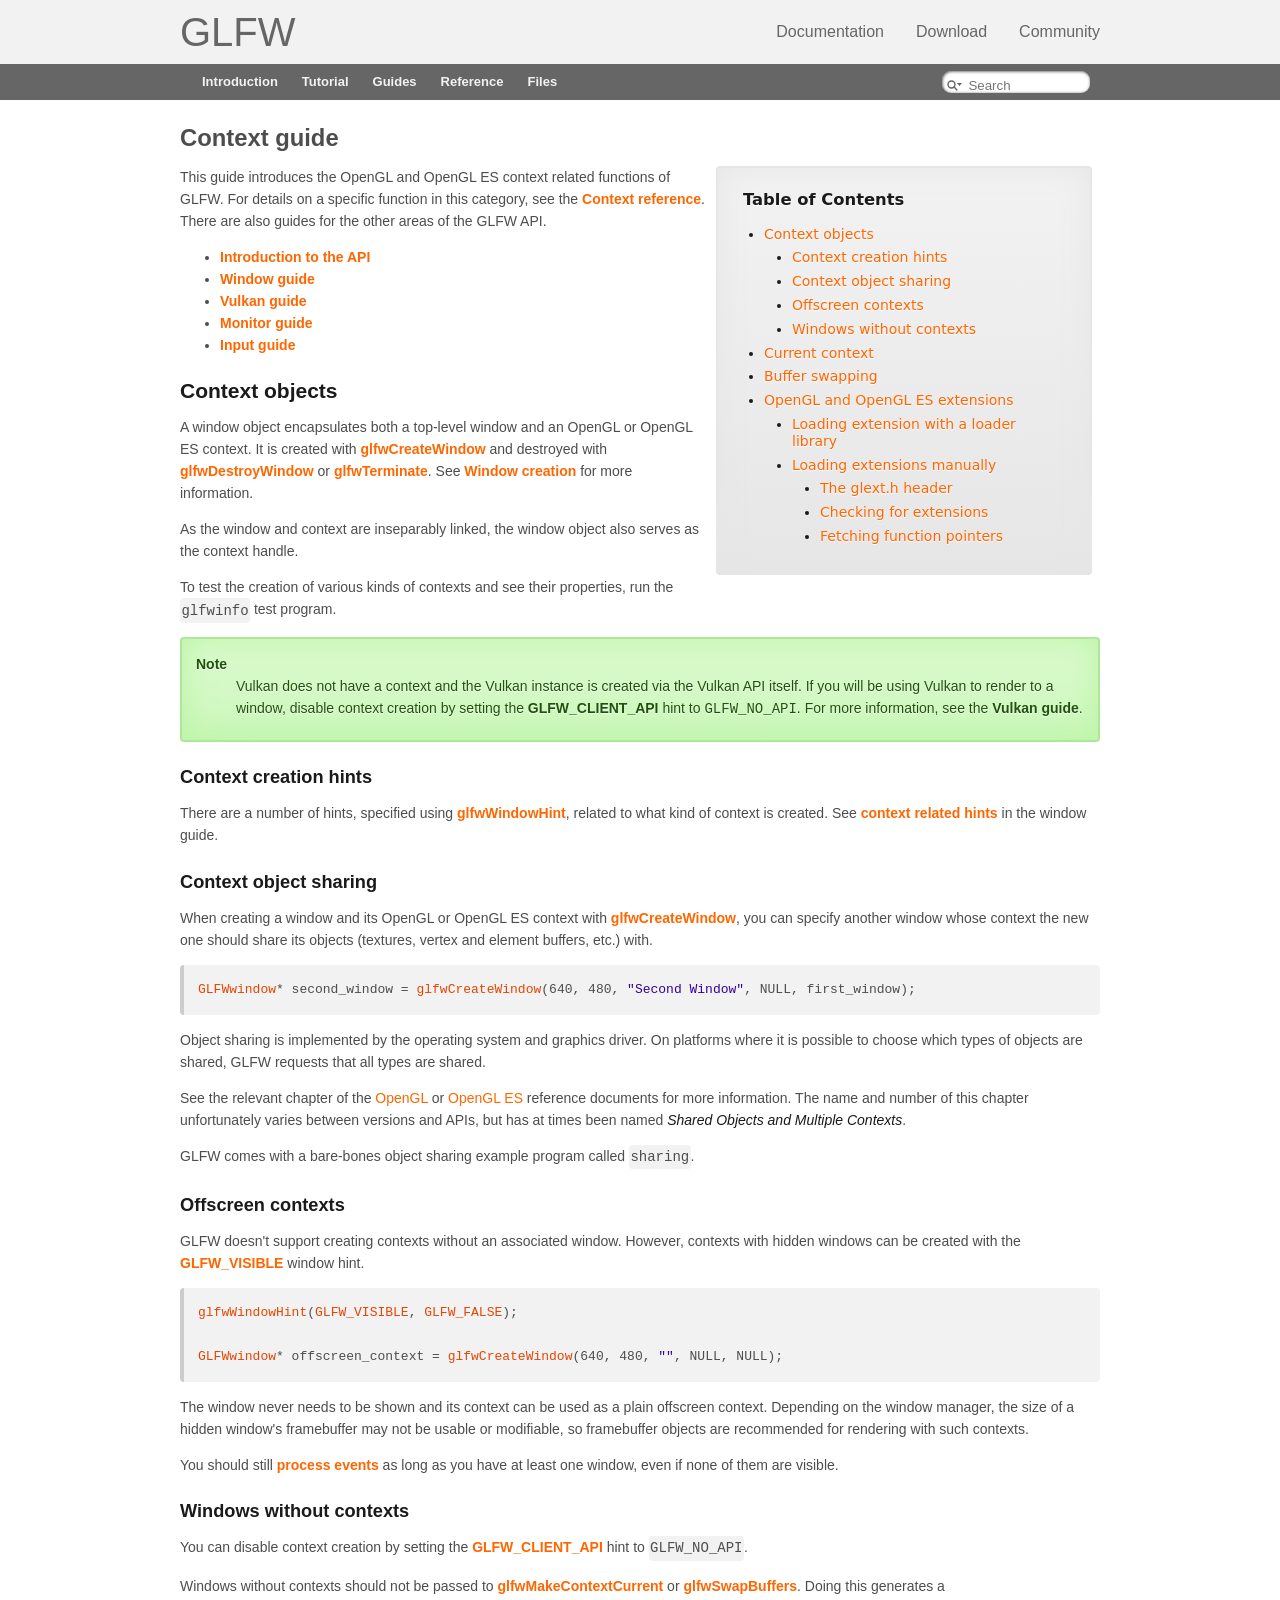
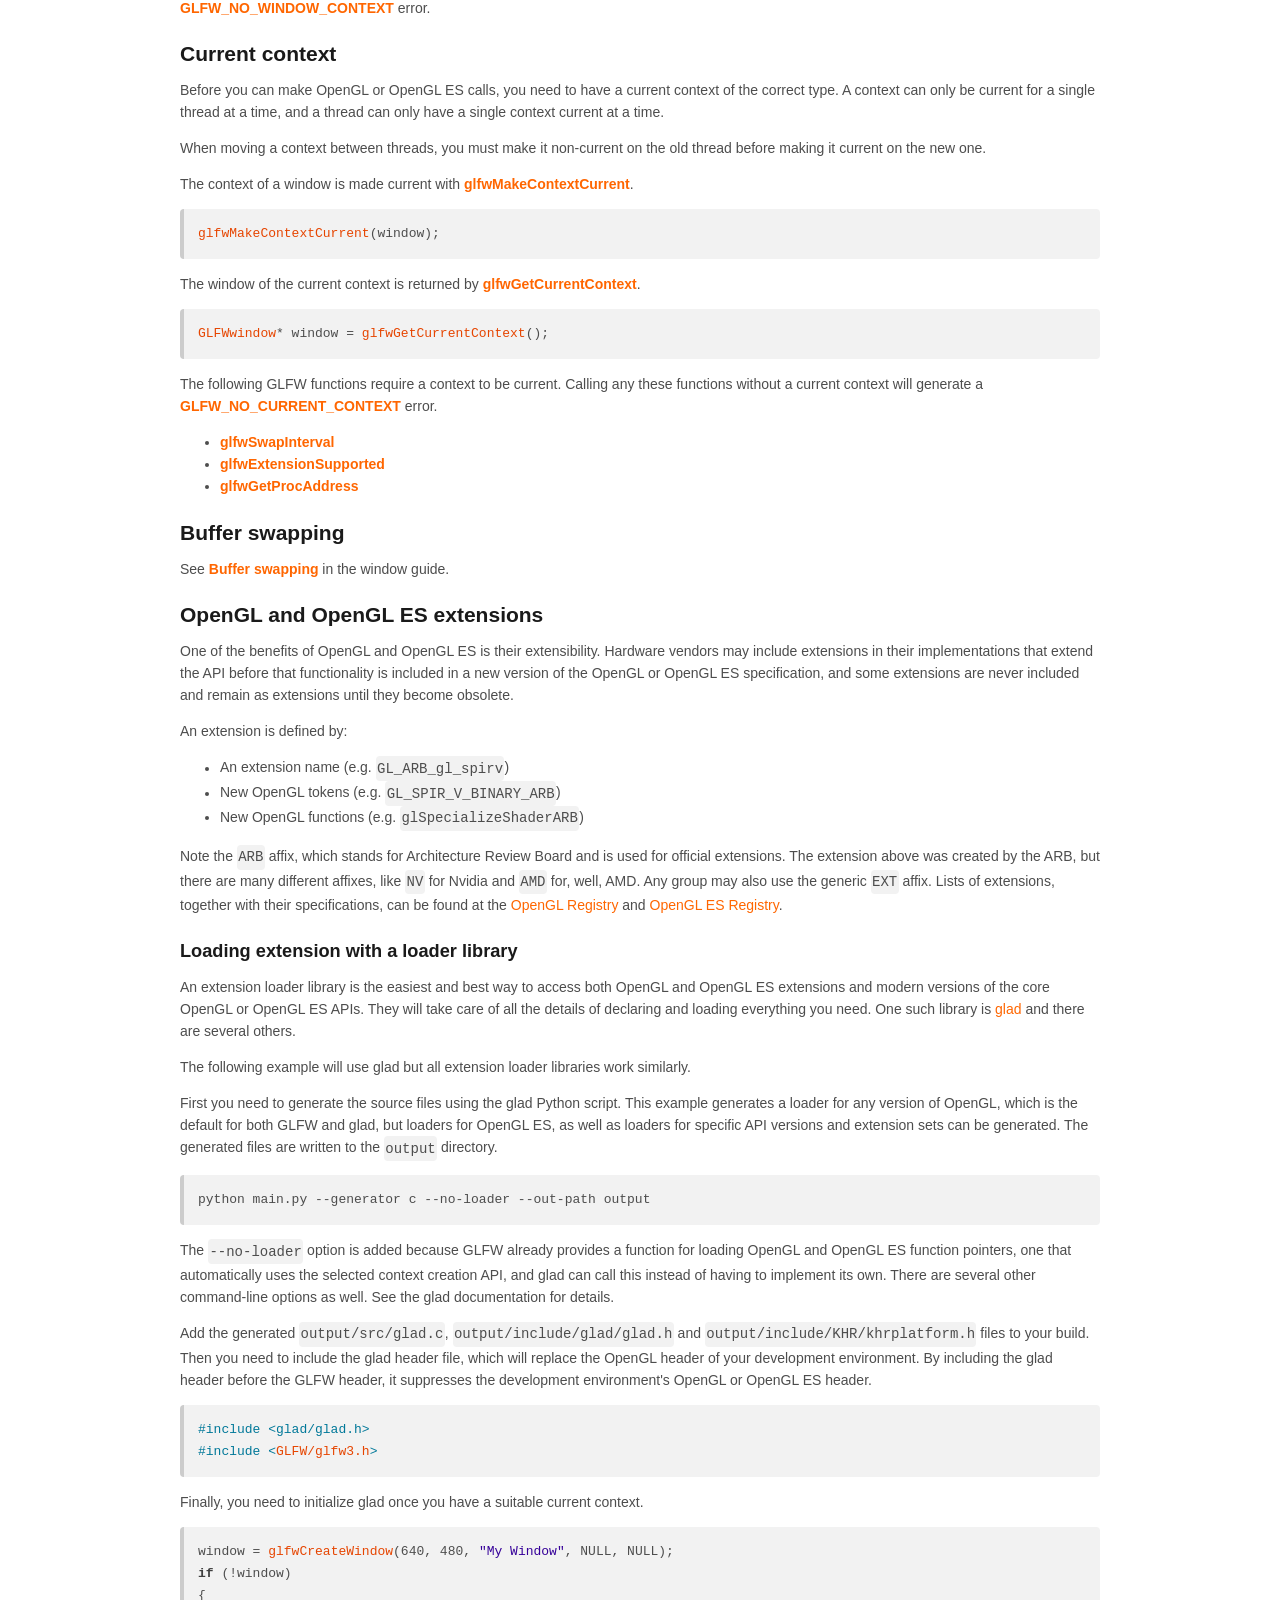
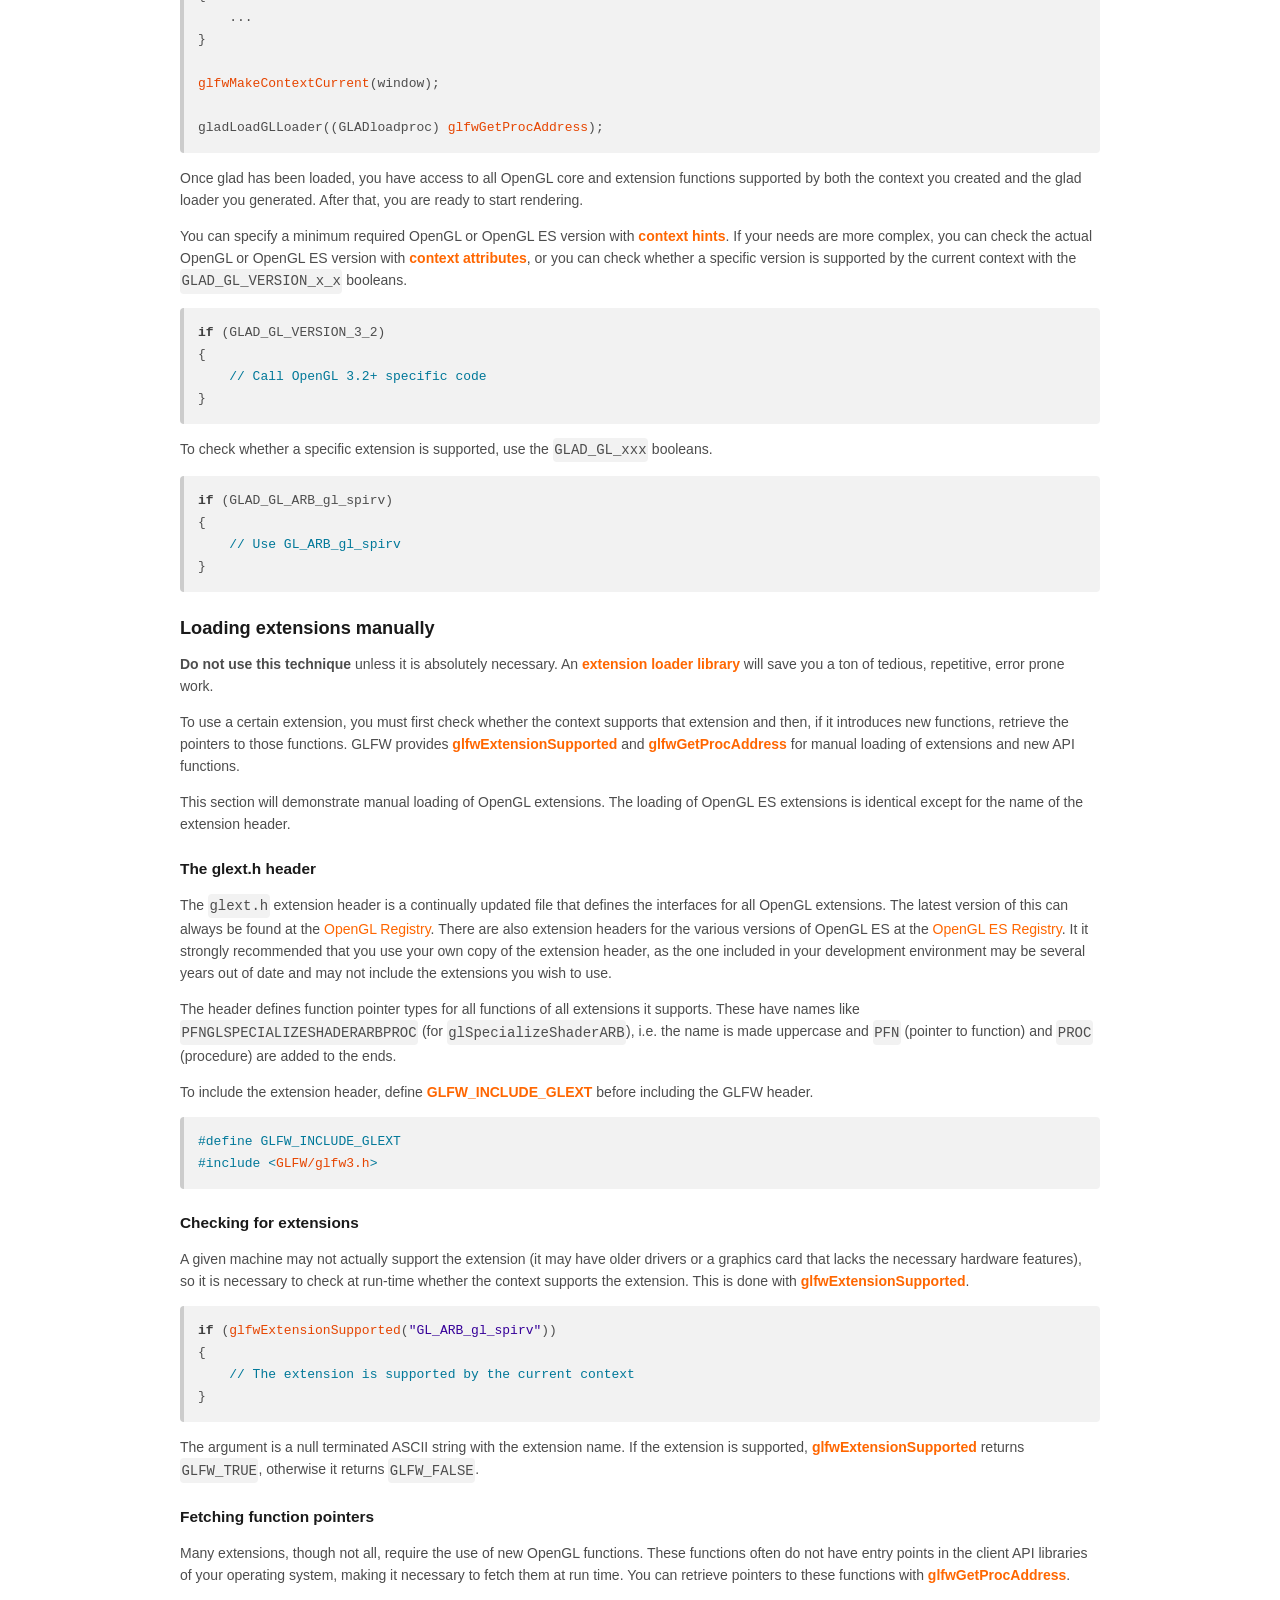
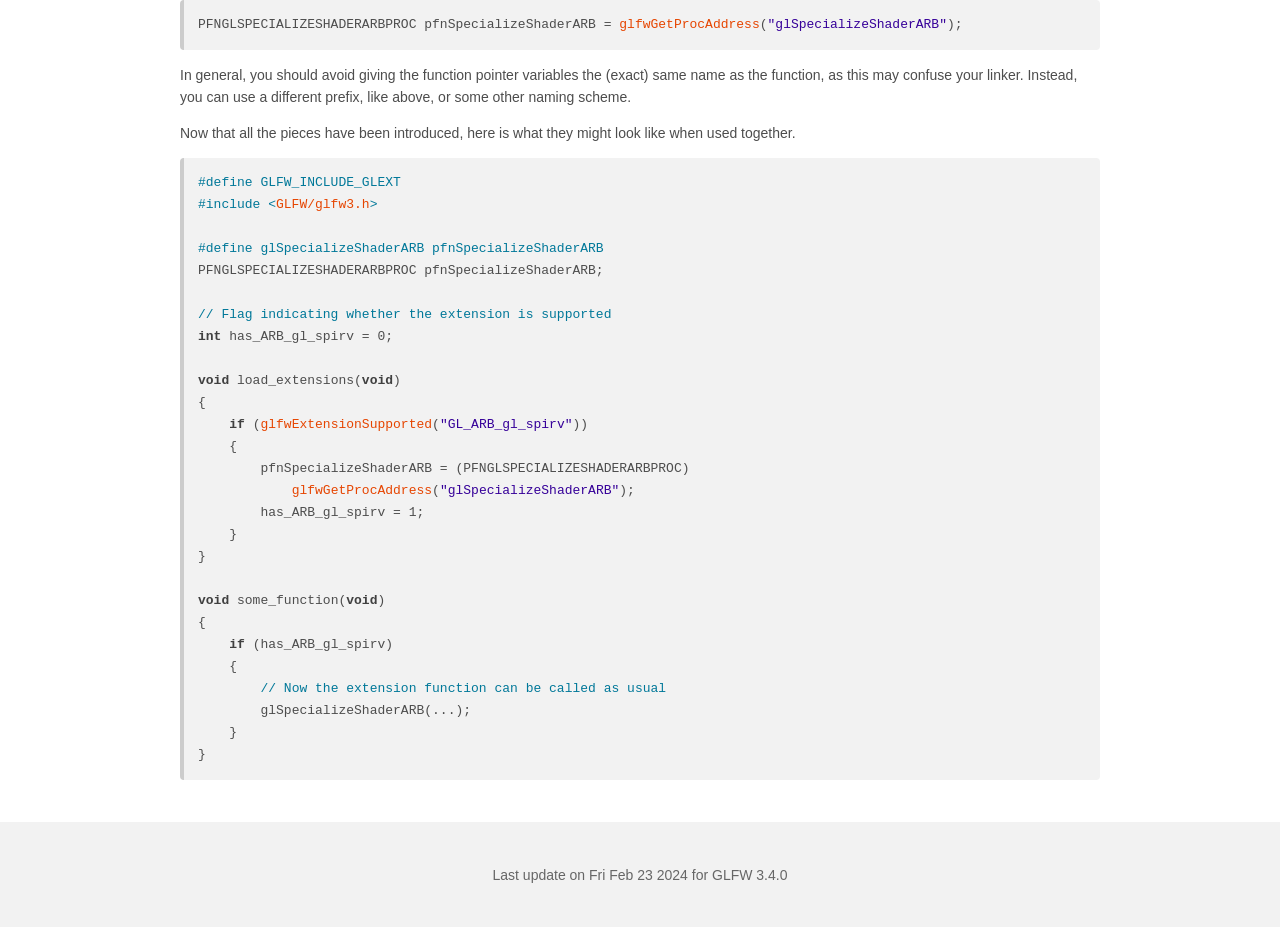
<file: libs/glfw/docs/html/context_guide.html>
<!DOCTYPE html>
<html lang="en">
<head>
<meta http-equiv="Content-Type" content="text/xhtml;charset=UTF-8"/>
<meta name="viewport" content="width=device-width, initial-scale=1.0">
<meta http-equiv="X-UA-Compatible" content="IE=9"/>
<meta name="generator" content="Doxygen 1.9.8"/>
<title>GLFW: Context guide</title>
<link href="tabs.css" rel="stylesheet" type="text/css"/>
<script type="text/javascript" src="jquery.js"></script>
<script type="text/javascript" src="dynsections.js"></script>
<link href="search/search.css" rel="stylesheet" type="text/css"/>
<script type="text/javascript" src="search/searchdata.js"></script>
<script type="text/javascript" src="search/search.js"></script>
<link href="doxygen.css" rel="stylesheet" type="text/css" />
<link href="extra.css" rel="stylesheet" type="text/css"/>
</head>
<body>
<div id="top"><!-- do not remove this div, it is closed by doxygen! -->
<div id="titlearea">
	<div class="glfwheader">
		<a href="https://www.glfw.org/" id="glfwhome">GLFW</a>
		<ul class="glfwnavbar">
			<li><a href="https://www.glfw.org/documentation.html">Documentation</a></li>
			<li><a href="https://www.glfw.org/download.html">Download</a></li>
			<li><a href="https://www.glfw.org/community.html">Community</a></li>
		</ul>
	</div>
</div>
<!-- end header part -->
<!-- Generated by Doxygen 1.9.8 -->
<script type="text/javascript">
/* @license magnet:?xt=urn:btih:d3d9a9a6595521f9666a5e94cc830dab83b65699&amp;dn=expat.txt MIT */
var searchBox = new SearchBox("searchBox", "search/",'.html');
/* @license-end */
</script>
<script type="text/javascript" src="menudata.js"></script>
<script type="text/javascript" src="menu.js"></script>
<script type="text/javascript">
/* @license magnet:?xt=urn:btih:d3d9a9a6595521f9666a5e94cc830dab83b65699&amp;dn=expat.txt MIT */
$(function() {
  initMenu('',true,false,'search.php','Search');
  $(document).ready(function() { init_search(); });
});
/* @license-end */
</script>
<div id="main-nav"></div>
<!-- window showing the filter options -->
<div id="MSearchSelectWindow"
     onmouseover="return searchBox.OnSearchSelectShow()"
     onmouseout="return searchBox.OnSearchSelectHide()"
     onkeydown="return searchBox.OnSearchSelectKey(event)">
</div>

<!-- iframe showing the search results (closed by default) -->
<div id="MSearchResultsWindow">
<div id="MSearchResults">
<div class="SRPage">
<div id="SRIndex">
<div id="SRResults"></div>
<div class="SRStatus" id="Loading">Loading...</div>
<div class="SRStatus" id="Searching">Searching...</div>
<div class="SRStatus" id="NoMatches">No Matches</div>
</div>
</div>
</div>
</div>

</div><!-- top -->
<div><div class="header">
  <div class="headertitle"><div class="title">Context guide</div></div>
</div><!--header-->
<div class="contents">
<div class="toc"><h3>Table of Contents</h3>
<ul><li class="level1"><a href="#context_object">Context objects</a><ul><li class="level2"><a href="#context_hints">Context creation hints</a></li>
<li class="level2"><a href="#context_sharing">Context object sharing</a></li>
<li class="level2"><a href="#context_offscreen">Offscreen contexts</a></li>
<li class="level2"><a href="#context_less">Windows without contexts</a></li>
</ul>
</li>
<li class="level1"><a href="#context_current">Current context</a></li>
<li class="level1"><a href="#context_swap">Buffer swapping</a></li>
<li class="level1"><a href="#context_glext">OpenGL and OpenGL ES extensions</a><ul><li class="level2"><a href="#context_glext_auto">Loading extension with a loader library</a></li>
<li class="level2"><a href="#context_glext_manual">Loading extensions manually</a><ul><li class="level3"><a href="#context_glext_header">The glext.h header</a></li>
<li class="level3"><a href="#context_glext_string">Checking for extensions</a></li>
<li class="level3"><a href="#context_glext_proc">Fetching function pointers</a></li>
</ul>
</li>
</ul>
</li>
</ul>
</div>
<div class="textblock"><p>This guide introduces the OpenGL and OpenGL ES context related functions of GLFW. For details on a specific function in this category, see the <a class="el" href="group__context.html">Context reference</a>. There are also guides for the other areas of the GLFW API.</p>
<ul>
<li><a class="el" href="intro_guide.html">Introduction to the API</a></li>
<li><a class="el" href="window_guide.html">Window guide</a></li>
<li><a class="el" href="vulkan_guide.html">Vulkan guide</a></li>
<li><a class="el" href="monitor_guide.html">Monitor guide</a></li>
<li><a class="el" href="input_guide.html">Input guide</a></li>
</ul>
<h1><a class="anchor" id="context_object"></a>
Context objects</h1>
<p>A window object encapsulates both a top-level window and an OpenGL or OpenGL ES context. It is created with <a class="el" href="group__window.html#ga3555a418df92ad53f917597fe2f64aeb">glfwCreateWindow</a> and destroyed with <a class="el" href="group__window.html#gacdf43e51376051d2c091662e9fe3d7b2">glfwDestroyWindow</a> or <a class="el" href="group__init.html#gaaae48c0a18607ea4a4ba951d939f0901">glfwTerminate</a>. See <a class="el" href="window_guide.html#window_creation">Window creation</a> for more information.</p>
<p>As the window and context are inseparably linked, the window object also serves as the context handle.</p>
<p>To test the creation of various kinds of contexts and see their properties, run the <code>glfwinfo</code> test program.</p>
<dl class="section note"><dt>Note</dt><dd>Vulkan does not have a context and the Vulkan instance is created via the Vulkan API itself. If you will be using Vulkan to render to a window, disable context creation by setting the <a class="el" href="window_guide.html#GLFW_CLIENT_API_hint">GLFW_CLIENT_API</a> hint to <code>GLFW_NO_API</code>. For more information, see the <a class="el" href="vulkan_guide.html">Vulkan guide</a>.</dd></dl>
<h2><a class="anchor" id="context_hints"></a>
Context creation hints</h2>
<p>There are a number of hints, specified using <a class="el" href="group__window.html#ga7d9c8c62384b1e2821c4dc48952d2033">glfwWindowHint</a>, related to what kind of context is created. See <a class="el" href="window_guide.html#window_hints_ctx">context related hints</a> in the window guide.</p>
<h2><a class="anchor" id="context_sharing"></a>
Context object sharing</h2>
<p>When creating a window and its OpenGL or OpenGL ES context with <a class="el" href="group__window.html#ga3555a418df92ad53f917597fe2f64aeb">glfwCreateWindow</a>, you can specify another window whose context the new one should share its objects (textures, vertex and element buffers, etc.) with.</p>
<div class="fragment"><div class="line"><a class="code hl_typedef" href="group__window.html#ga3c96d80d363e67d13a41b5d1821f3242">GLFWwindow</a>* second_window = <a class="code hl_function" href="group__window.html#ga3555a418df92ad53f917597fe2f64aeb">glfwCreateWindow</a>(640, 480, <span class="stringliteral">&quot;Second Window&quot;</span>, NULL, first_window);</div>
<div class="ttc" id="agroup__window_html_ga3555a418df92ad53f917597fe2f64aeb"><div class="ttname"><a href="group__window.html#ga3555a418df92ad53f917597fe2f64aeb">glfwCreateWindow</a></div><div class="ttdeci">GLFWwindow * glfwCreateWindow(int width, int height, const char *title, GLFWmonitor *monitor, GLFWwindow *share)</div><div class="ttdoc">Creates a window and its associated context.</div></div>
<div class="ttc" id="agroup__window_html_ga3c96d80d363e67d13a41b5d1821f3242"><div class="ttname"><a href="group__window.html#ga3c96d80d363e67d13a41b5d1821f3242">GLFWwindow</a></div><div class="ttdeci">struct GLFWwindow GLFWwindow</div><div class="ttdoc">Opaque window object.</div><div class="ttdef"><b>Definition</b> glfw3.h:1403</div></div>
</div><!-- fragment --><p>Object sharing is implemented by the operating system and graphics driver. On platforms where it is possible to choose which types of objects are shared, GLFW requests that all types are shared.</p>
<p>See the relevant chapter of the <a href="https://www.opengl.org/registry/">OpenGL</a> or <a href="https://www.khronos.org/opengles/">OpenGL ES</a> reference documents for more information. The name and number of this chapter unfortunately varies between versions and APIs, but has at times been named <em>Shared Objects and Multiple Contexts</em>.</p>
<p>GLFW comes with a bare-bones object sharing example program called <code>sharing</code>.</p>
<h2><a class="anchor" id="context_offscreen"></a>
Offscreen contexts</h2>
<p>GLFW doesn't support creating contexts without an associated window. However, contexts with hidden windows can be created with the <a class="el" href="window_guide.html#GLFW_VISIBLE_hint">GLFW_VISIBLE</a> window hint.</p>
<div class="fragment"><div class="line"><a class="code hl_function" href="group__window.html#ga7d9c8c62384b1e2821c4dc48952d2033">glfwWindowHint</a>(<a class="code hl_define" href="group__window.html#gafb3cdc45297e06d8f1eb13adc69ca6c4">GLFW_VISIBLE</a>, <a class="code hl_define" href="group__init.html#gac877fe3b627d21ef3a0a23e0a73ba8c5">GLFW_FALSE</a>);</div>
<div class="line"> </div>
<div class="line"><a class="code hl_typedef" href="group__window.html#ga3c96d80d363e67d13a41b5d1821f3242">GLFWwindow</a>* offscreen_context = <a class="code hl_function" href="group__window.html#ga3555a418df92ad53f917597fe2f64aeb">glfwCreateWindow</a>(640, 480, <span class="stringliteral">&quot;&quot;</span>, NULL, NULL);</div>
<div class="ttc" id="agroup__init_html_gac877fe3b627d21ef3a0a23e0a73ba8c5"><div class="ttname"><a href="group__init.html#gac877fe3b627d21ef3a0a23e0a73ba8c5">GLFW_FALSE</a></div><div class="ttdeci">#define GLFW_FALSE</div><div class="ttdoc">Zero.</div><div class="ttdef"><b>Definition</b> glfw3.h:321</div></div>
<div class="ttc" id="agroup__window_html_ga7d9c8c62384b1e2821c4dc48952d2033"><div class="ttname"><a href="group__window.html#ga7d9c8c62384b1e2821c4dc48952d2033">glfwWindowHint</a></div><div class="ttdeci">void glfwWindowHint(int hint, int value)</div><div class="ttdoc">Sets the specified window hint to the desired value.</div></div>
<div class="ttc" id="agroup__window_html_gafb3cdc45297e06d8f1eb13adc69ca6c4"><div class="ttname"><a href="group__window.html#gafb3cdc45297e06d8f1eb13adc69ca6c4">GLFW_VISIBLE</a></div><div class="ttdeci">#define GLFW_VISIBLE</div><div class="ttdoc">Window visibility window hint and attribute.</div><div class="ttdef"><b>Definition</b> glfw3.h:876</div></div>
</div><!-- fragment --><p>The window never needs to be shown and its context can be used as a plain offscreen context. Depending on the window manager, the size of a hidden window's framebuffer may not be usable or modifiable, so framebuffer objects are recommended for rendering with such contexts.</p>
<p>You should still <a class="el" href="input_guide.html#events">process events</a> as long as you have at least one window, even if none of them are visible.</p>
<h2><a class="anchor" id="context_less"></a>
Windows without contexts</h2>
<p>You can disable context creation by setting the <a class="el" href="window_guide.html#GLFW_CLIENT_API_hint">GLFW_CLIENT_API</a> hint to <code>GLFW_NO_API</code>.</p>
<p>Windows without contexts should not be passed to <a class="el" href="group__context.html#ga1c04dc242268f827290fe40aa1c91157">glfwMakeContextCurrent</a> or <a class="el" href="group__window.html#ga15a5a1ee5b3c2ca6b15ca209a12efd14">glfwSwapBuffers</a>. Doing this generates a <a class="el" href="group__errors.html#gacff24d2757da752ae4c80bf452356487">GLFW_NO_WINDOW_CONTEXT</a> error.</p>
<h1><a class="anchor" id="context_current"></a>
Current context</h1>
<p>Before you can make OpenGL or OpenGL ES calls, you need to have a current context of the correct type. A context can only be current for a single thread at a time, and a thread can only have a single context current at a time.</p>
<p>When moving a context between threads, you must make it non-current on the old thread before making it current on the new one.</p>
<p>The context of a window is made current with <a class="el" href="group__context.html#ga1c04dc242268f827290fe40aa1c91157">glfwMakeContextCurrent</a>.</p>
<div class="fragment"><div class="line"><a class="code hl_function" href="group__context.html#ga1c04dc242268f827290fe40aa1c91157">glfwMakeContextCurrent</a>(window);</div>
<div class="ttc" id="agroup__context_html_ga1c04dc242268f827290fe40aa1c91157"><div class="ttname"><a href="group__context.html#ga1c04dc242268f827290fe40aa1c91157">glfwMakeContextCurrent</a></div><div class="ttdeci">void glfwMakeContextCurrent(GLFWwindow *window)</div><div class="ttdoc">Makes the context of the specified window current for the calling thread.</div></div>
</div><!-- fragment --><p>The window of the current context is returned by <a class="el" href="group__context.html#gad94e80185397a6cf5fe2ab30567af71c">glfwGetCurrentContext</a>.</p>
<div class="fragment"><div class="line"><a class="code hl_typedef" href="group__window.html#ga3c96d80d363e67d13a41b5d1821f3242">GLFWwindow</a>* window = <a class="code hl_function" href="group__context.html#gad94e80185397a6cf5fe2ab30567af71c">glfwGetCurrentContext</a>();</div>
<div class="ttc" id="agroup__context_html_gad94e80185397a6cf5fe2ab30567af71c"><div class="ttname"><a href="group__context.html#gad94e80185397a6cf5fe2ab30567af71c">glfwGetCurrentContext</a></div><div class="ttdeci">GLFWwindow * glfwGetCurrentContext(void)</div><div class="ttdoc">Returns the window whose context is current on the calling thread.</div></div>
</div><!-- fragment --><p>The following GLFW functions require a context to be current. Calling any these functions without a current context will generate a <a class="el" href="group__errors.html#gaa8290386e9528ccb9e42a3a4e16fc0d0">GLFW_NO_CURRENT_CONTEXT</a> error.</p>
<ul>
<li><a class="el" href="group__context.html#ga6d4e0cdf151b5e579bd67f13202994ed">glfwSwapInterval</a></li>
<li><a class="el" href="group__context.html#ga87425065c011cef1ebd6aac75e059dfa">glfwExtensionSupported</a></li>
<li><a class="el" href="group__context.html#ga35f1837e6f666781842483937612f163">glfwGetProcAddress</a></li>
</ul>
<h1><a class="anchor" id="context_swap"></a>
Buffer swapping</h1>
<p>See <a class="el" href="window_guide.html#buffer_swap">Buffer swapping</a> in the window guide.</p>
<h1><a class="anchor" id="context_glext"></a>
OpenGL and OpenGL ES extensions</h1>
<p>One of the benefits of OpenGL and OpenGL ES is their extensibility. Hardware vendors may include extensions in their implementations that extend the API before that functionality is included in a new version of the OpenGL or OpenGL ES specification, and some extensions are never included and remain as extensions until they become obsolete.</p>
<p>An extension is defined by:</p>
<ul>
<li>An extension name (e.g. <code>GL_ARB_gl_spirv</code>)</li>
<li>New OpenGL tokens (e.g. <code>GL_SPIR_V_BINARY_ARB</code>)</li>
<li>New OpenGL functions (e.g. <code>glSpecializeShaderARB</code>)</li>
</ul>
<p>Note the <code>ARB</code> affix, which stands for Architecture Review Board and is used for official extensions. The extension above was created by the ARB, but there are many different affixes, like <code>NV</code> for Nvidia and <code>AMD</code> for, well, AMD. Any group may also use the generic <code>EXT</code> affix. Lists of extensions, together with their specifications, can be found at the <a href="https://www.opengl.org/registry/">OpenGL Registry</a> and <a href="https://www.khronos.org/registry/gles/">OpenGL ES Registry</a>.</p>
<h2><a class="anchor" id="context_glext_auto"></a>
Loading extension with a loader library</h2>
<p>An extension loader library is the easiest and best way to access both OpenGL and OpenGL ES extensions and modern versions of the core OpenGL or OpenGL ES APIs. They will take care of all the details of declaring and loading everything you need. One such library is <a href="https://github.com/Dav1dde/glad">glad</a> and there are several others.</p>
<p>The following example will use glad but all extension loader libraries work similarly.</p>
<p>First you need to generate the source files using the glad Python script. This example generates a loader for any version of OpenGL, which is the default for both GLFW and glad, but loaders for OpenGL ES, as well as loaders for specific API versions and extension sets can be generated. The generated files are written to the <code>output</code> directory.</p>
<div class="fragment"><div class="line">python main.py --generator c --no-loader --out-path output</div>
</div><!-- fragment --><p>The <code>--no-loader</code> option is added because GLFW already provides a function for loading OpenGL and OpenGL ES function pointers, one that automatically uses the selected context creation API, and glad can call this instead of having to implement its own. There are several other command-line options as well. See the glad documentation for details.</p>
<p>Add the generated <code>output/src/glad.c</code>, <code>output/include/glad/glad.h</code> and <code>output/include/KHR/khrplatform.h</code> files to your build. Then you need to include the glad header file, which will replace the OpenGL header of your development environment. By including the glad header before the GLFW header, it suppresses the development environment's OpenGL or OpenGL ES header.</p>
<div class="fragment"><div class="line"><span class="preprocessor">#include &lt;glad/glad.h&gt;</span></div>
<div class="line"><span class="preprocessor">#include &lt;<a class="code" href="glfw3_8h.html">GLFW/glfw3.h</a>&gt;</span></div>
<div class="ttc" id="aglfw3_8h_html"><div class="ttname"><a href="glfw3_8h.html">glfw3.h</a></div><div class="ttdoc">The header of the GLFW 3 API.</div></div>
</div><!-- fragment --><p>Finally, you need to initialize glad once you have a suitable current context.</p>
<div class="fragment"><div class="line">window = <a class="code hl_function" href="group__window.html#ga3555a418df92ad53f917597fe2f64aeb">glfwCreateWindow</a>(640, 480, <span class="stringliteral">&quot;My Window&quot;</span>, NULL, NULL);</div>
<div class="line"><span class="keywordflow">if</span> (!window)</div>
<div class="line">{</div>
<div class="line">    ...</div>
<div class="line">}</div>
<div class="line"> </div>
<div class="line"><a class="code hl_function" href="group__context.html#ga1c04dc242268f827290fe40aa1c91157">glfwMakeContextCurrent</a>(window);</div>
<div class="line"> </div>
<div class="line">gladLoadGLLoader((GLADloadproc) <a class="code hl_function" href="group__context.html#ga35f1837e6f666781842483937612f163">glfwGetProcAddress</a>);</div>
<div class="ttc" id="agroup__context_html_ga35f1837e6f666781842483937612f163"><div class="ttname"><a href="group__context.html#ga35f1837e6f666781842483937612f163">glfwGetProcAddress</a></div><div class="ttdeci">GLFWglproc glfwGetProcAddress(const char *procname)</div><div class="ttdoc">Returns the address of the specified function for the current context.</div></div>
</div><!-- fragment --><p>Once glad has been loaded, you have access to all OpenGL core and extension functions supported by both the context you created and the glad loader you generated. After that, you are ready to start rendering.</p>
<p>You can specify a minimum required OpenGL or OpenGL ES version with <a class="el" href="window_guide.html#window_hints_ctx">context hints</a>. If your needs are more complex, you can check the actual OpenGL or OpenGL ES version with <a class="el" href="window_guide.html#window_attribs_ctx">context attributes</a>, or you can check whether a specific version is supported by the current context with the <code>GLAD_GL_VERSION_x_x</code> booleans.</p>
<div class="fragment"><div class="line"><span class="keywordflow">if</span> (GLAD_GL_VERSION_3_2)</div>
<div class="line">{</div>
<div class="line">    <span class="comment">// Call OpenGL 3.2+ specific code</span></div>
<div class="line">}</div>
</div><!-- fragment --><p>To check whether a specific extension is supported, use the <code>GLAD_GL_xxx</code> booleans.</p>
<div class="fragment"><div class="line"><span class="keywordflow">if</span> (GLAD_GL_ARB_gl_spirv)</div>
<div class="line">{</div>
<div class="line">    <span class="comment">// Use GL_ARB_gl_spirv</span></div>
<div class="line">}</div>
</div><!-- fragment --><h2><a class="anchor" id="context_glext_manual"></a>
Loading extensions manually</h2>
<p><b>Do not use this technique</b> unless it is absolutely necessary. An <a class="el" href="context_guide.html#context_glext_auto">extension loader library</a> will save you a ton of tedious, repetitive, error prone work.</p>
<p>To use a certain extension, you must first check whether the context supports that extension and then, if it introduces new functions, retrieve the pointers to those functions. GLFW provides <a class="el" href="group__context.html#ga87425065c011cef1ebd6aac75e059dfa">glfwExtensionSupported</a> and <a class="el" href="group__context.html#ga35f1837e6f666781842483937612f163">glfwGetProcAddress</a> for manual loading of extensions and new API functions.</p>
<p>This section will demonstrate manual loading of OpenGL extensions. The loading of OpenGL ES extensions is identical except for the name of the extension header.</p>
<h3><a class="anchor" id="context_glext_header"></a>
The glext.h header</h3>
<p>The <code>glext.h</code> extension header is a continually updated file that defines the interfaces for all OpenGL extensions. The latest version of this can always be found at the <a href="https://www.opengl.org/registry/">OpenGL Registry</a>. There are also extension headers for the various versions of OpenGL ES at the <a href="https://www.khronos.org/registry/gles/">OpenGL ES Registry</a>. It it strongly recommended that you use your own copy of the extension header, as the one included in your development environment may be several years out of date and may not include the extensions you wish to use.</p>
<p>The header defines function pointer types for all functions of all extensions it supports. These have names like <code>PFNGLSPECIALIZESHADERARBPROC</code> (for <code>glSpecializeShaderARB</code>), i.e. the name is made uppercase and <code>PFN</code> (pointer to function) and <code>PROC</code> (procedure) are added to the ends.</p>
<p>To include the extension header, define <a class="el" href="build_guide.html#GLFW_INCLUDE_GLEXT">GLFW_INCLUDE_GLEXT</a> before including the GLFW header.</p>
<div class="fragment"><div class="line"><span class="preprocessor">#define GLFW_INCLUDE_GLEXT</span></div>
<div class="line"><span class="preprocessor">#include &lt;<a class="code" href="glfw3_8h.html">GLFW/glfw3.h</a>&gt;</span></div>
</div><!-- fragment --><h3><a class="anchor" id="context_glext_string"></a>
Checking for extensions</h3>
<p>A given machine may not actually support the extension (it may have older drivers or a graphics card that lacks the necessary hardware features), so it is necessary to check at run-time whether the context supports the extension. This is done with <a class="el" href="group__context.html#ga87425065c011cef1ebd6aac75e059dfa">glfwExtensionSupported</a>.</p>
<div class="fragment"><div class="line"><span class="keywordflow">if</span> (<a class="code hl_function" href="group__context.html#ga87425065c011cef1ebd6aac75e059dfa">glfwExtensionSupported</a>(<span class="stringliteral">&quot;GL_ARB_gl_spirv&quot;</span>))</div>
<div class="line">{</div>
<div class="line">    <span class="comment">// The extension is supported by the current context</span></div>
<div class="line">}</div>
<div class="ttc" id="agroup__context_html_ga87425065c011cef1ebd6aac75e059dfa"><div class="ttname"><a href="group__context.html#ga87425065c011cef1ebd6aac75e059dfa">glfwExtensionSupported</a></div><div class="ttdeci">int glfwExtensionSupported(const char *extension)</div><div class="ttdoc">Returns whether the specified extension is available.</div></div>
</div><!-- fragment --><p>The argument is a null terminated ASCII string with the extension name. If the extension is supported, <a class="el" href="group__context.html#ga87425065c011cef1ebd6aac75e059dfa">glfwExtensionSupported</a> returns <code>GLFW_TRUE</code>, otherwise it returns <code>GLFW_FALSE</code>.</p>
<h3><a class="anchor" id="context_glext_proc"></a>
Fetching function pointers</h3>
<p>Many extensions, though not all, require the use of new OpenGL functions. These functions often do not have entry points in the client API libraries of your operating system, making it necessary to fetch them at run time. You can retrieve pointers to these functions with <a class="el" href="group__context.html#ga35f1837e6f666781842483937612f163">glfwGetProcAddress</a>.</p>
<div class="fragment"><div class="line">PFNGLSPECIALIZESHADERARBPROC pfnSpecializeShaderARB = <a class="code hl_function" href="group__context.html#ga35f1837e6f666781842483937612f163">glfwGetProcAddress</a>(<span class="stringliteral">&quot;glSpecializeShaderARB&quot;</span>);</div>
</div><!-- fragment --><p>In general, you should avoid giving the function pointer variables the (exact) same name as the function, as this may confuse your linker. Instead, you can use a different prefix, like above, or some other naming scheme.</p>
<p>Now that all the pieces have been introduced, here is what they might look like when used together.</p>
<div class="fragment"><div class="line"><span class="preprocessor">#define GLFW_INCLUDE_GLEXT</span></div>
<div class="line"><span class="preprocessor">#include &lt;<a class="code" href="glfw3_8h.html">GLFW/glfw3.h</a>&gt;</span></div>
<div class="line"> </div>
<div class="line"><span class="preprocessor">#define glSpecializeShaderARB pfnSpecializeShaderARB</span></div>
<div class="line">PFNGLSPECIALIZESHADERARBPROC pfnSpecializeShaderARB;</div>
<div class="line"> </div>
<div class="line"><span class="comment">// Flag indicating whether the extension is supported</span></div>
<div class="line"><span class="keywordtype">int</span> has_ARB_gl_spirv = 0;</div>
<div class="line"> </div>
<div class="line"><span class="keywordtype">void</span> load_extensions(<span class="keywordtype">void</span>)</div>
<div class="line">{</div>
<div class="line">    <span class="keywordflow">if</span> (<a class="code hl_function" href="group__context.html#ga87425065c011cef1ebd6aac75e059dfa">glfwExtensionSupported</a>(<span class="stringliteral">&quot;GL_ARB_gl_spirv&quot;</span>))</div>
<div class="line">    {</div>
<div class="line">        pfnSpecializeShaderARB = (PFNGLSPECIALIZESHADERARBPROC)</div>
<div class="line">            <a class="code hl_function" href="group__context.html#ga35f1837e6f666781842483937612f163">glfwGetProcAddress</a>(<span class="stringliteral">&quot;glSpecializeShaderARB&quot;</span>);</div>
<div class="line">        has_ARB_gl_spirv = 1;</div>
<div class="line">    }</div>
<div class="line">}</div>
<div class="line"> </div>
<div class="line"><span class="keywordtype">void</span> some_function(<span class="keywordtype">void</span>)</div>
<div class="line">{</div>
<div class="line">    <span class="keywordflow">if</span> (has_ARB_gl_spirv)</div>
<div class="line">    {</div>
<div class="line">        <span class="comment">// Now the extension function can be called as usual</span></div>
<div class="line">        glSpecializeShaderARB(...);</div>
<div class="line">    }</div>
<div class="line">}</div>
</div><!-- fragment --> </div></div><!-- contents -->
</div><!-- PageDoc -->
<address class="footer">
<p>
Last update on Fri Feb 23 2024 for GLFW 3.4.0
</p>
</address>
</body>
</html>
</file>
<file: website/style.css>
/* ═══════════════════════════════════════════════════════════════════
   ASHB2 — STYLE.CSS
   Scientific Terminal aesthetic.
   Dark palette, monospace data, serif narrative, amber/mint/crimson.
   ═══════════════════════════════════════════════════════════════════ */

/* ── Google Fonts ────────────────────────────────────────── */
@import url('https://fonts.googleapis.com/css2?family=JetBrains+Mono:ital,wght@0,400;0,700;1,400&family=Playfair+Display:ital,wght@0,400;0,700;1,400&display=swap');

/* ── Root Variables ──────────────────────────────────────── */
:root {
  --bg-deepest:    #0a0a0a;
  --bg-dark:       #111111;
  --bg-panel:      #1a1a1a;
  --bg-surface:    #222222;
  --bg-elevated:   #2a2a2a;

  --text-primary:  #e8e6e3;
  --text-secondary:#a8a6a3;
  --text-muted:    #6a6865;

  --amber:         #f59e0b;
  --amber-dim:     #b5770a;
  --mint:          #34d399;
  --mint-dim:      #27a87a;
  --crimson:       #d62828;
  --crimson-dim:   #a01f1f;
  --blue:          #3b82f6;
  --purple:        #a78bfa;

  --border:        #333333;
  --border-light:  #444444;

  --mono:          'JetBrains Mono', 'Courier New', monospace;
  --serif:         'Playfair Display', Georgia, serif;

  --gutter:        2rem;
}

/* ── Reset ───────────────────────────────────────────────── */
*, *::before, *::after {
  margin: 0;
  padding: 0;
  box-sizing: border-box;
}

html {
  font-size: 16px;
  scroll-behavior: smooth;
  background: var(--bg-deepest);
}

body {
  background: var(--bg-dark);
  color: var(--text-primary);
  font-family: var(--serif);
  line-height: 1.7;
  min-height: 100vh;
  display: flex;
  flex-direction: column;
  border-left: 2px solid var(--border);
  border-right: 2px solid var(--border);
  max-width: 1280px;
  margin: 0 auto;
}

a { color: var(--amber); text-decoration: none; transition: color 0.15s; }
a:hover { color: var(--mint); text-decoration: underline; }

img { max-width: 100%; display: block; }
code, pre { font-family: var(--mono); }

::selection {
  background: var(--amber);
  color: var(--bg-deepest);
}

/* ── Scrollbar (terminal-style) ──────────────────────────── */
::-webkit-scrollbar { width: 6px; }
::-webkit-scrollbar-track { background: var(--bg-dark); }
::-webkit-scrollbar-thumb { background: var(--border-light); }
::-webkit-scrollbar-thumb:hover { background: var(--text-muted); }

/* ── Navigation ──────────────────────────────────────────── */
nav {
  border-bottom: 1px solid var(--border);
  padding: 0 var(--gutter);
  display: flex;
  flex-wrap: wrap;
  align-items: center;
  justify-content: space-between;
  background: var(--bg-panel);
}

nav .logo {
  font-family: var(--mono);
  font-size: 1.1rem;
  font-weight: 700;
  color: var(--text-primary);
  padding: 0.9rem 0;
  letter-spacing: 0.05em;
}

nav .logo .cursor {
  display: inline-block;
  width: 0.55em;
  height: 1.1em;
  background: var(--amber);
  margin-left: 0.2em;
  vertical-align: middle;
  animation: blink 1s step-end infinite;
}

@keyframes blink {
  0%, 100% { opacity: 1; }
  50%      { opacity: 0; }
}

nav ul {
  list-style: none;
  display: flex;
  gap: 0;
}

nav ul li a {
  display: block;
  padding: 0.9rem 1.2rem;
  font-family: var(--mono);
  font-size: 0.75rem;
  text-transform: uppercase;
  letter-spacing: 0.1em;
  color: var(--text-secondary);
  border-left: 1px solid var(--border);
  transition: background 0.15s, color 0.15s;
}

nav ul li a:hover {
  background: var(--bg-surface);
  color: var(--amber);
  text-decoration: none;
}

nav ul li a.active {
  color: var(--amber);
  background: var(--bg-surface);
  border-bottom: 2px solid var(--amber);
}

/* ── Main container ──────────────────────────────────────── */
main {
  flex: 1;
  padding: 2.5rem var(--gutter);
  width: 100%;
}

/* ── Footer ──────────────────────────────────────────────── */
footer {
  border-top: 1px solid var(--border);
  padding: 1.2rem var(--gutter);
  text-align: center;
  font-family: var(--mono);
  font-size: 0.7rem;
  color: var(--text-muted);
  background: var(--bg-panel);
}

footer .dot { color: var(--amber); }

/* ── Typography ──────────────────────────────────────────── */
h1, h2, h3, h4 {
  font-weight: 700;
  line-height: 1.25;
}

h1 {
  font-family: var(--serif);
  font-size: 3.2rem;
  margin-bottom: 0.75rem;
}

h2 {
  font-family: var(--serif);
  font-size: 1.8rem;
  margin-bottom: 0.75rem;
}

h3 {
  font-family: var(--serif);
  font-size: 1.2rem;
  margin-bottom: 0.5rem;
}

h4 {
  font-family: var(--mono);
  font-size: 0.85rem;
  text-transform: uppercase;
  letter-spacing: 0.08em;
  margin-bottom: 0.5rem;
  color: var(--text-muted);
}

p  { margin-bottom: 1rem; font-size: 1rem; }
p:last-child { margin-bottom: 0; }

.mono      { font-family: var(--mono); }
.serif     { font-family: var(--serif); }
.amber     { color: var(--amber); }
.mint      { color: var(--mint); }
.crimson   { color: var(--crimson); }
.muted     { color: var(--text-muted); }

/* ── Tags / badges ───────────────────────────────────────── */
.tag {
  display: inline-block;
  font-family: var(--mono);
  font-size: 0.65rem;
  font-weight: 700;
  text-transform: uppercase;
  letter-spacing: 0.1em;
  padding: 0.2rem 0.5rem;
  border: 1px solid var(--border-light);
  background: var(--bg-surface);
  color: var(--text-secondary);
}

.tag.amber {
  border-color: var(--amber);
  color: var(--amber);
  background: rgba(245, 158, 11, 0.08);
}

.tag.mint {
  border-color: var(--mint);
  color: var(--mint);
  background: rgba(52, 211, 153, 0.08);
}

.tag.crimson {
  border-color: var(--crimson);
  color: var(--crimson);
  background: rgba(214, 40, 40, 0.08);
}

.tag-group {
  display: flex;
  flex-wrap: wrap;
  gap: 0.5rem;
  margin-bottom: 1rem;
}

/* ── Buttons ─────────────────────────────────────────────── */
.btn-group {
  display: flex;
  flex-wrap: wrap;
  gap: 1rem;
  margin-top: 1.5rem;
}

.btn {
  display: inline-block;
  font-family: var(--mono);
  font-size: 0.8rem;
  font-weight: 700;
  text-transform: uppercase;
  letter-spacing: 0.08em;
  padding: 0.75rem 1.5rem;
  border: 1px solid var(--border-light);
  background: transparent;
  color: var(--text-primary);
  cursor: pointer;
  transition: all 0.15s;
}

.btn:hover {
  background: var(--amber);
  color: var(--bg-deepest);
  border-color: var(--amber);
  text-decoration: none;
}

.btn.amber {
  background: var(--amber);
  color: var(--bg-deepest);
  border-color: var(--amber);
}

.btn.amber:hover {
  background: var(--amber-dim);
  border-color: var(--amber-dim);
}

/* ── Terminal panel ──────────────────────────────────────── */
.terminal-panel {
  background: var(--bg-panel);
  border: 1px solid var(--border);
  padding: 1.5rem;
  font-family: var(--mono);
  font-size: 0.85rem;
  line-height: 1.6;
}

.terminal-panel .prompt {
  color: var(--mint);
}

.terminal-panel .timestamp {
  color: var(--text-muted);
}

.terminal-panel .error {
  color: var(--crimson);
}

.terminal-panel .highlight {
  color: var(--amber);
}

/* ── Log scroller (animated) ─────────────────────────────── */
.log-scroller {
  background: var(--bg-deepest);
  border: 1px solid var(--border);
  padding: 1rem;
  font-family: var(--mono);
  font-size: 0.75rem;
  line-height: 1.5;
  height: 200px;
  overflow: hidden;
  position: relative;
}

.log-scroller .log-line {
  white-space: nowrap;
  overflow: hidden;
  text-overflow: ellipsis;
  color: var(--text-muted);
}

.log-scroller .log-line.info  { color: var(--text-secondary); }
.log-scroller .log-line.warn  { color: var(--amber); }
.log-scroller .log-line.error { color: var(--crimson); }
.log-scroller .log-line.event { color: var(--mint); }

.log-scroller .log-content {
  animation: scrollLogs 40s linear infinite;
}

.log-scroller .log-content-inner {
  padding-bottom: 1rem;
}

@keyframes scrollLogs {
  0%   { transform: translateY(0); }
  100% { transform: translateY(-50%); }
}

/* ── Tick counter ────────────────────────────────────────── */
.tick-counter {
  font-family: var(--mono);
  font-size: 2.8rem;
  font-weight: 700;
  color: var(--amber);
  letter-spacing: 0.05em;
  display: inline-block;
}

.tick-counter .label {
  font-size: 0.65rem;
  color: var(--text-muted);
  display: block;
  text-transform: uppercase;
  letter-spacing: 0.15em;
  margin-bottom: 0.2rem;
}

/* ── Data row (key: value) ───────────────────────────────── */
.data-row {
  display: flex;
  justify-content: space-between;
  padding: 0.4rem 0;
  border-bottom: 1px solid var(--border);
  font-family: var(--mono);
  font-size: 0.8rem;
}

.data-row:last-child { border-bottom: none; }

.data-row .key { color: var(--text-muted); }
.data-row .val { color: var(--text-primary); }
.data-row .val.amber   { color: var(--amber); }
.data-row .val.mint    { color: var(--mint); }
.data-row .val.crimson { color: var(--crimson); }

/* ── Card ────────────────────────────────────────────────── */
.card {
  background: var(--bg-panel);
  border: 1px solid var(--border);
  padding: 1.5rem;
}

.card + .card { margin-top: 1.25rem; }

.card .card-label {
  font-family: var(--mono);
  font-size: 0.65rem;
  font-weight: 700;
  text-transform: uppercase;
  letter-spacing: 0.1em;
  color: var(--amber);
  margin-bottom: 0.3rem;
}

/* ── Scenario card (chronicle) ───────────────────────────── */
.scenario-card {
  background: var(--bg-panel);
  border: 1px solid var(--border);
  overflow: hidden;
}

.scenario-card .scenario-header {
  padding: 1.25rem 1.5rem;
  border-bottom: 1px solid var(--border);
  display: flex;
  justify-content: space-between;
  align-items: center;
  flex-wrap: wrap;
  gap: 0.5rem;
}

.scenario-card .scenario-header h3 {
  margin-bottom: 0;
}

.scenario-card .scenario-body {
  display: grid;
  grid-template-columns: 1fr 1fr;
}

.scenario-card .scenario-json,
.scenario-card .scenario-narrative {
  padding: 1.25rem 1.5rem;
  font-family: var(--mono);
  font-size: 0.75rem;
  line-height: 1.6;
}

.scenario-card .scenario-json {
  background: var(--bg-deepest);
  color: var(--text-secondary);
  border-right: 1px solid var(--border);
  white-space: pre-wrap;
  word-break: break-all;
}

.scenario-card .scenario-narrative {
  color: var(--text-primary);
  font-family: var(--serif);
  font-size: 0.9rem;
}

@media (max-width: 768px) {
  .scenario-card .scenario-body {
    grid-template-columns: 1fr;
  }
  .scenario-card .scenario-json {
    border-right: none;
    border-bottom: 1px solid var(--border);
  }
}

/* ── Image placeholder for canvas area ───────────────────── */
.canvas-placeholder {
  background: var(--bg-deepest);
  border: 1px solid var(--border);
  height: 320px;
  display: flex;
  align-items: center;
  justify-content: center;
  font-family: var(--mono);
  font-size: 0.8rem;
  color: var(--text-muted);
  position: relative;
  overflow: hidden;
}

.canvas-placeholder canvas {
  position: absolute;
  inset: 0;
  width: 100%;
  height: 100%;
  z-index: 1;
}

.canvas-placeholder .dots {
  position: absolute;
  inset: 0;
  background-image:
    radial-gradient(circle, var(--border-light) 1px, transparent 1px);
  background-size: 30px 30px;
  opacity: 0.4;
  z-index: 2;
}

.canvas-placeholder .overlay-text {
  position: relative;
  z-index: 3;
  text-align: center;
  padding: 1rem;
}

/* ── Side-by-side grid ───────────────────────────────────── */
.grid-2 {
  display: grid;
  grid-template-columns: 1fr 1fr;
  gap: 1.5rem;
}

@media (max-width: 768px) { .grid-2 { grid-template-columns: 1fr; } }

/* ── Process flow ────────────────────────────────────────── */
.process-step {
  border-left: 2px solid var(--amber);
  padding-left: 1.25rem;
  margin-bottom: 2rem;
}

.process-step:last-child { margin-bottom: 0; }

.process-step .step-num {
  font-family: var(--mono);
  font-size: 0.7rem;
  text-transform: uppercase;
  letter-spacing: 0.1em;
  color: var(--amber);
  margin-bottom: 0.25rem;
}

.process-step .step-title {
  font-family: var(--serif);
  font-size: 1.3rem;
  font-weight: 700;
  margin-bottom: 0.5rem;
}

/* ── JSON block ──────────────────────────────────────────── */
.json-block {
  background: var(--bg-deepest);
  border: 1px solid var(--border);
  padding: 1.25rem;
  font-family: var(--mono);
  font-size: 0.75rem;
  line-height: 1.6;
  white-space: pre-wrap;
  word-break: break-all;
  color: var(--text-secondary);
  overflow-x: auto;
}

.json-block .key   { color: var(--blue); }
.json-block .str   { color: var(--mint); }
.json-block .num   { color: var(--amber); }
.json-block .bool  { color: var(--purple); }
.json-block .null  { color: var(--crimson); }

/* ── Dashboard mockup ────────────────────────────────────── */
.dashboard-mockup {
  background: var(--bg-panel);
  border: 1px solid var(--border);
  padding: 1.5rem;
}

.dashboard-mockup .db-header {
  display: flex;
  justify-content: space-between;
  align-items: center;
  margin-bottom: 1rem;
  padding-bottom: 0.75rem;
  border-bottom: 1px solid var(--border);
}

.dashboard-mockup .db-header .title {
  font-family: var(--mono);
  font-size: 0.75rem;
  text-transform: uppercase;
  letter-spacing: 0.1em;
  color: var(--text-muted);
}

.dashboard-mockup .db-grid {
  display: grid;
  grid-template-columns: 1fr 1fr;
  gap: 1rem;
}

.dashboard-mockup .db-panel {
  background: var(--bg-dark);
  border: 1px solid var(--border);
  padding: 1rem;
  min-height: 100px;
}

.dashboard-mockup .db-panel h4 {
  font-size: 0.6rem;
  margin-bottom: 0.5rem;
}

@media (max-width: 768px) {
  .dashboard-mockup .db-grid {
    grid-template-columns: 1fr;
  }
}

/* ── Section spacing ─────────────────────────────────────── */
.section {
  padding: 2.5rem 0;
}

.section + .section {
  border-top: 1px solid var(--border);
}

.section-label {
  font-family: var(--mono);
  font-size: 0.65rem;
  font-weight: 700;
  text-transform: uppercase;
  letter-spacing: 0.15em;
  color: var(--text-muted);
  margin-bottom: 0.25rem;
}

.lede {
  font-size: 1.1rem;
  max-width: 70ch;
  line-height: 1.7;
}

/* ── Hero ────────────────────────────────────────────────── */
.hero {
  padding: 2rem 0 2.5rem 0;
  border-bottom: 1px solid var(--border);
  margin-bottom: 2rem;
}

.hero .sub {
  font-family: var(--mono);
  font-size: 0.9rem;
  color: var(--text-secondary);
  margin-bottom: 1rem;
}

/* ── Waitlist form ───────────────────────────────────────── */
.waitlist-form {
  display: flex;
  gap: 0.75rem;
  margin-top: 1.5rem;
  flex-wrap: wrap;
}

.waitlist-form input {
  flex: 1;
  min-width: 200px;
  padding: 0.75rem 1rem;
  background: var(--bg-deepest);
  border: 1px solid var(--border-light);
  color: var(--text-primary);
  font-family: var(--mono);
  font-size: 0.85rem;
  outline: none;
  transition: border-color 0.15s;
}

.waitlist-form input:focus {
  border-color: var(--amber);
}

.waitlist-form input::placeholder {
  color: var(--text-muted);
}

/* ── Responsive ──────────────────────────────────────────── */
@media (max-width: 768px) {
  h1 { font-size: 2rem; }
  h2 { font-size: 1.4rem; }
  h3 { font-size: 1rem; }

  .hero h1 { font-size: 2.2rem; }

  .tick-counter { font-size: 2rem; }

  nav {
    flex-direction: column;
    align-items: stretch;
  }

  nav ul {
    flex-wrap: wrap;
    border-top: 1px solid var(--border);
  }

  nav ul li { flex: 1 1 auto; }
  nav ul li a {
    text-align: center;
    padding: 0.6rem 0.5rem;
    font-size: 0.65rem;
  }

  nav ul li a.active {
    border-bottom-width: 1px;
  }

  .btn-group { flex-direction: column; }
  .btn { text-align: center; }

  .waitlist-form { flex-direction: column; }
  .waitlist-form input { min-width: unset; }
}

/* ── Utility ─────────────────────────────────────────────── */
.mt-1 { margin-top: 1rem; }
.mt-2 { margin-top: 2rem; }
.mb-1 { margin-bottom: 1rem; }
.mb-2 { margin-bottom: 2rem; }
.text-center { text-align: center; }
</file>
<file: libs/glfw/docs/html/tabs.css>
.sm{position:relative;z-index:9999}.sm,.sm ul,.sm li{display:block;list-style:none;margin:0;padding:0;line-height:normal;direction:ltr;text-align:left;-webkit-tap-highlight-color:rgba(0,0,0,0)}.sm-rtl,.sm-rtl ul,.sm-rtl li{direction:rtl;text-align:right}.sm>li>h1,.sm>li>h2,.sm>li>h3,.sm>li>h4,.sm>li>h5,.sm>li>h6{margin:0;padding:0}.sm ul{display:none}.sm li,.sm a{position:relative}.sm a{display:block}.sm a.disabled{cursor:not-allowed}.sm:after{content:"\00a0";display:block;height:0;font:0/0 serif;clear:both;visibility:hidden;overflow:hidden}.sm,.sm *,.sm *:before,.sm *:after{-moz-box-sizing:border-box;-webkit-box-sizing:border-box;box-sizing:border-box}.main-menu-btn{position:relative;display:inline-block;width:36px;height:36px;text-indent:36px;margin-left:8px;white-space:nowrap;overflow:hidden;cursor:pointer;-webkit-tap-highlight-color:rgba(0,0,0,0)}.main-menu-btn-icon,.main-menu-btn-icon:before,.main-menu-btn-icon:after{position:absolute;top:50%;left:2px;height:2px;width:24px;background:#364D7C;-webkit-transition:all .25s;transition:all .25s}.main-menu-btn-icon:before{content:'';top:-7px;left:0}.main-menu-btn-icon:after{content:'';top:7px;left:0}#main-menu-state:checked ~ .main-menu-btn .main-menu-btn-icon{height:0}#main-menu-state:checked ~ .main-menu-btn .main-menu-btn-icon:before{top:0;-webkit-transform:rotate(-45deg);transform:rotate(-45deg)}#main-menu-state:checked ~ .main-menu-btn .main-menu-btn-icon:after{top:0;-webkit-transform:rotate(45deg);transform:rotate(45deg)}#main-menu-state{position:absolute;width:1px;height:1px;margin:-1px;border:0;padding:0;overflow:hidden;clip:rect(1px,1px,1px,1px)}#main-menu-state:not(:checked) ~ #main-menu{display:none}#main-menu-state:checked ~ #main-menu{display:block}@media(min-width:768px){.main-menu-btn{position:absolute;top:-99999px}#main-menu-state:not(:checked) ~ #main-menu{display:block}}.sm-dox{background-image:url('tab_b.png')}.sm-dox a,.sm-dox a:focus,.sm-dox a:hover,.sm-dox a:active{padding:0 12px;padding-right:43px;font-family:'Lucida Grande',Geneva,Helvetica,Arial,sans-serif;font-size:13px;font-weight:bold;line-height:36px;text-decoration:none;text-shadow:0px 1px 1px rgba(255, 255, 255, 0.9);color:#283A5D;outline:0}.sm-dox a:hover{background-image:url('tab_a.png');background-repeat:repeat-x;color:white;text-shadow:0px 1px 1px rgba(0, 0, 0, 1.0)}.sm-dox a.current{color:#d23600}.sm-dox a.disabled{color:#bbb}.sm-dox a span.sub-arrow{position:absolute;top:50%;margin-top:-14px;left:auto;right:3px;width:28px;height:28px;overflow:hidden;font:bold 12px/28px monospace !important;text-align:center;text-shadow:none;background:rgba(255, 255, 255, 0.5);-moz-border-radius:5px;-webkit-border-radius:5px;border-radius:5px}.sm-dox a span.sub-arrow:before{display:block;content:'+'}.sm-dox a.highlighted span.sub-arrow:before{display:block;content:'-'}.sm-dox>li:first-child>a,.sm-dox>li:first-child>:not(ul) a{-moz-border-radius:5px 5px 0 0;-webkit-border-radius:5px;border-radius:5px 5px 0 0}.sm-dox>li:last-child>a,.sm-dox>li:last-child>*:not(ul) a,.sm-dox>li:last-child>ul,.sm-dox>li:last-child>ul>li:last-child>a,.sm-dox>li:last-child>ul>li:last-child>*:not(ul) a,.sm-dox>li:last-child>ul>li:last-child>ul,.sm-dox>li:last-child>ul>li:last-child>ul>li:last-child>a,.sm-dox>li:last-child>ul>li:last-child>ul>li:last-child>*:not(ul) a,.sm-dox>li:last-child>ul>li:last-child>ul>li:last-child>ul,.sm-dox>li:last-child>ul>li:last-child>ul>li:last-child>ul>li:last-child>a,.sm-dox>li:last-child>ul>li:last-child>ul>li:last-child>ul>li:last-child>*:not(ul) a,.sm-dox>li:last-child>ul>li:last-child>ul>li:last-child>ul>li:last-child>ul,.sm-dox>li:last-child>ul>li:last-child>ul>li:last-child>ul>li:last-child>ul>li:last-child>a,.sm-dox>li:last-child>ul>li:last-child>ul>li:last-child>ul>li:last-child>ul>li:last-child>*:not(ul) a,.sm-dox>li:last-child>ul>li:last-child>ul>li:last-child>ul>li:last-child>ul>li:last-child>ul{-moz-border-radius:0 0 5px 5px;-webkit-border-radius:0;border-radius:0 0 5px 5px}.sm-dox>li:last-child>a.highlighted,.sm-dox>li:last-child>*:not(ul) a.highlighted,.sm-dox>li:last-child>ul>li:last-child>a.highlighted,.sm-dox>li:last-child>ul>li:last-child>*:not(ul) a.highlighted,.sm-dox>li:last-child>ul>li:last-child>ul>li:last-child>a.highlighted,.sm-dox>li:last-child>ul>li:last-child>ul>li:last-child>*:not(ul) a.highlighted,.sm-dox>li:last-child>ul>li:last-child>ul>li:last-child>ul>li:last-child>a.highlighted,.sm-dox>li:last-child>ul>li:last-child>ul>li:last-child>ul>li:last-child>*:not(ul) a.highlighted,.sm-dox>li:last-child>ul>li:last-child>ul>li:last-child>ul>li:last-child>ul>li:last-child>a.highlighted,.sm-dox>li:last-child>ul>li:last-child>ul>li:last-child>ul>li:last-child>ul>li:last-child>*:not(ul) a.highlighted{-moz-border-radius:0;-webkit-border-radius:0;border-radius:0}.sm-dox ul{background:white}.sm-dox ul a,.sm-dox ul a:focus,.sm-dox ul a:hover,.sm-dox ul a:active{font-size:12px;border-left:8px solid transparent;line-height:36px;text-shadow:none;background-color:white;background-image:none}.sm-dox ul a:hover{background-image:url('tab_a.png');background-repeat:repeat-x;color:white;text-shadow:0 1px 1px black}.sm-dox ul ul a,.sm-dox ul ul a:hover,.sm-dox ul ul a:focus,.sm-dox ul ul a:active{border-left:16px solid transparent}.sm-dox ul ul ul a,.sm-dox ul ul ul a:hover,.sm-dox ul ul ul a:focus,.sm-dox ul ul ul a:active{border-left:24px solid transparent}.sm-dox ul ul ul ul a,.sm-dox ul ul ul ul a:hover,.sm-dox ul ul ul ul a:focus,.sm-dox ul ul ul ul a:active{border-left:32px solid transparent}.sm-dox ul ul ul ul ul a,.sm-dox ul ul ul ul ul a:hover,.sm-dox ul ul ul ul ul a:focus,.sm-dox ul ul ul ul ul a:active{border-left:40px solid transparent}@media(min-width:768px){.sm-dox ul{position:absolute;width:12em}.sm-dox li{float:left}.sm-dox.sm-rtl li{float:right}.sm-dox ul li,.sm-dox.sm-rtl ul li,.sm-dox.sm-vertical li{float:none}.sm-dox a{white-space:nowrap}.sm-dox ul a,.sm-dox.sm-vertical a{white-space:normal}.sm-dox .sm-nowrap>li>a,.sm-dox .sm-nowrap>li>:not(ul) a{white-space:nowrap}.sm-dox{padding:0 10px;background-image:url('tab_b.png');line-height:36px}.sm-dox a span.sub-arrow{top:50%;margin-top:-2px;right:12px;width:0;height:0;border-width:4px;border-style:solid dashed dashed dashed;border-color:#283A5D transparent transparent transparent;background:transparent;-moz-border-radius:0;-webkit-border-radius:0;border-radius:0}.sm-dox a,.sm-dox a:focus,.sm-dox a:active,.sm-dox a:hover,.sm-dox a.highlighted{padding:0 12px;background-image:url('tab_s.png');background-repeat:no-repeat;background-position:right;-moz-border-radius:0 !important;-webkit-border-radius:0;border-radius:0 !important}.sm-dox a:hover{background-image:url('tab_a.png');background-repeat:repeat-x;color:white;text-shadow:0px 1px 1px rgba(0, 0, 0, 1.0)}.sm-dox a:hover span.sub-arrow{border-color:white transparent transparent transparent}.sm-dox a.has-submenu{padding-right:24px}.sm-dox li{border-top:0}.sm-dox>li>ul:before,.sm-dox>li>ul:after{content:'';position:absolute;top:-18px;left:30px;width:0;height:0;overflow:hidden;border-width:9px;border-style:dashed dashed solid dashed;border-color:transparent transparent #bbb transparent}.sm-dox>li>ul:after{top:-16px;left:31px;border-width:8px;border-color:transparent transparent white transparent}.sm-dox ul{border:1px solid #bbb;padding:5px 0;background:white;-moz-border-radius:5px !important;-webkit-border-radius:5px;border-radius:5px !important;-moz-box-shadow:0 5px 9px rgba(0,0,0,0.2);-webkit-box-shadow:0 5px 9px rgba(0,0,0,0.2);box-shadow:0 5px 9px rgba(0,0,0,0.2)}.sm-dox ul a span.sub-arrow{right:8px;top:50%;margin-top:-5px;border-width:5px;border-color:transparent transparent transparent #555555;border-style:dashed dashed dashed solid}.sm-dox ul a,.sm-dox ul a:hover,.sm-dox ul a:focus,.sm-dox ul a:active,.sm-dox ul a.highlighted{color:#555555;background-image:none;border:0 !important;color:#555555;background-image:none}.sm-dox ul a:hover{background-image:url('tab_a.png');background-repeat:repeat-x;color:white;text-shadow:0px 1px 1px rgba(0, 0, 0, 1.0)}.sm-dox ul a:hover span.sub-arrow{border-color:transparent transparent transparent white}.sm-dox span.scroll-up,.sm-dox span.scroll-down{position:absolute;display:none;visibility:hidden;overflow:hidden;background:white;height:36px}.sm-dox span.scroll-up:hover,.sm-dox span.scroll-down:hover{background:#eee}.sm-dox span.scroll-up:hover span.scroll-up-arrow,.sm-dox span.scroll-up:hover span.scroll-down-arrow{border-color:transparent transparent #d23600 transparent}.sm-dox span.scroll-down:hover span.scroll-down-arrow{border-color:#d23600 transparent transparent transparent}.sm-dox span.scroll-up-arrow,.sm-dox span.scroll-down-arrow{position:absolute;top:0;left:50%;margin-left:-6px;width:0;height:0;overflow:hidden;border-width:6px;border-style:dashed dashed solid dashed;border-color:transparent transparent #555555 transparent}.sm-dox span.scroll-down-arrow{top:8px;border-style:solid dashed dashed dashed;border-color:#555555 transparent transparent transparent}.sm-dox.sm-rtl a.has-submenu{padding-right:12px;padding-left:24px}.sm-dox.sm-rtl a span.sub-arrow{right:auto;left:12px}.sm-dox.sm-rtl.sm-vertical a.has-submenu{padding:10px 20px}.sm-dox.sm-rtl.sm-vertical a span.sub-arrow{right:auto;left:8px;border-style:dashed solid dashed dashed;border-color:transparent #555 transparent transparent}.sm-dox.sm-rtl>li>ul:before{left:auto;right:30px}.sm-dox.sm-rtl>li>ul:after{left:auto;right:31px}.sm-dox.sm-rtl ul a.has-submenu{padding:10px 20px !important}.sm-dox.sm-rtl ul a span.sub-arrow{right:auto;left:8px;border-style:dashed solid dashed dashed;border-color:transparent #555 transparent transparent}.sm-dox.sm-vertical{padding:10px 0;-moz-border-radius:5px;-webkit-border-radius:5px;border-radius:5px}.sm-dox.sm-vertical a{padding:10px 20px}.sm-dox.sm-vertical a:hover,.sm-dox.sm-vertical a:focus,.sm-dox.sm-vertical a:active,.sm-dox.sm-vertical a.highlighted{background:#fff}.sm-dox.sm-vertical a.disabled{background-image:url('tab_b.png')}.sm-dox.sm-vertical a span.sub-arrow{right:8px;top:50%;margin-top:-5px;border-width:5px;border-style:dashed dashed dashed solid;border-color:transparent transparent transparent #555}.sm-dox.sm-vertical>li>ul:before,.sm-dox.sm-vertical>li>ul:after{display:none}.sm-dox.sm-vertical ul a{padding:10px 20px}.sm-dox.sm-vertical ul a:hover,.sm-dox.sm-vertical ul a:focus,.sm-dox.sm-vertical ul a:active,.sm-dox.sm-vertical ul a.highlighted{background:#eee}.sm-dox.sm-vertical ul a.disabled{background:white}}
</file>
<file: libs/glfw/docs/html/search/search.css>
/*---------------- Search Box positioning */

#main-menu > li:last-child {
    /* This <li> object is the parent of the search bar */
    display: flex;
    justify-content: center;
    align-items: center;
    height: 36px;
    margin-right: 1em;
}

/*---------------- Search box styling */

.SRPage * {
    font-weight: normal;
    line-height: normal;
}

dark-mode-toggle {
    margin-left: 5px;
    display: flex;
    float: right;
}

#MSearchBox {
    display: inline-block;
    white-space : nowrap;
    background: white;
    border-radius: 0.65em;
    box-shadow: inset 0.5px 0.5px 3px 0px #555;
    z-index: 102;
}

#MSearchBox .left {
    display: inline-block;
    vertical-align: middle;
    height: 1.4em;
}

#MSearchSelect {
    display: inline-block;
    vertical-align: middle;
    width: 20px;
    height: 19px;
    background-image: url('mag_sel.svg');
    margin: 0 0 0 0.3em;
    padding: 0;
}

#MSearchSelectExt {
    display: inline-block;
    vertical-align: middle;
    width: 10px;
    height: 19px;
    background-image: url('mag.svg');
    margin: 0 0 0 0.5em;
    padding: 0;
}


#MSearchField {
    display: inline-block;
    vertical-align: middle;
    width: 7.5em;
    height: 19px;
    margin: 0 0.15em;
    padding: 0;
    line-height: 1em;
    border:none;
    color: #909090;
    outline: none;
    font-family: Arial,Verdana,sans-serif;
    -webkit-border-radius: 0px;
    border-radius: 0px;
    background: none;
}

@media(hover: none) {
    /* to avoid zooming on iOS */
    #MSearchField {
        font-size: 16px;
    }
}

#MSearchBox .right {
    display: inline-block;
    vertical-align: middle;
    width: 1.4em;
    height: 1.4em;
}

#MSearchClose {
    display: none;
    font-size: inherit;
    background : none;
    border: none;
    margin: 0;
    padding: 0;
    outline: none;

}

#MSearchCloseImg {
    padding: 0.3em;
    margin: 0;
}

.MSearchBoxActive #MSearchField {
    color: black;
}



/*---------------- Search filter selection */

#MSearchSelectWindow {
    display: none;
    position: absolute;
    left: 0; top: 0;
    border: 1px solid #90A5CE;
    background-color: #F9FAFC;
    z-index: 10001;
    padding-top: 4px;
    padding-bottom: 4px;
    -moz-border-radius: 4px;
    -webkit-border-top-left-radius: 4px;
    -webkit-border-top-right-radius: 4px;
    -webkit-border-bottom-left-radius: 4px;
    -webkit-border-bottom-right-radius: 4px;
    -webkit-box-shadow: 5px 5px 5px rgba(0, 0, 0, 0.15);
}

.SelectItem {
    font: 8pt Arial,Verdana,sans-serif;
    padding-left:  2px;
    padding-right: 12px;
    border: 0px;
}

span.SelectionMark {
    margin-right: 4px;
    font-family: 'JetBrains Mono',Consolas,Monaco,'Andale Mono','Ubuntu Mono',monospace,fixed;
    outline-style: none;
    text-decoration: none;
}

a.SelectItem {
    display: block;
    outline-style: none;
    color: black;
    text-decoration: none;
    padding-left:   6px;
    padding-right: 12px;
}

a.SelectItem:focus,
a.SelectItem:active {
    color: black;
    outline-style: none;
    text-decoration: none;
}

a.SelectItem:hover {
    color: white;
    background-color: #3D578C;
    outline-style: none;
    text-decoration: none;
    cursor: pointer;
    display: block;
}

/*---------------- Search results window */

iframe#MSearchResults {
    /*width: 60ex;*/
    height: 15em;
}

#MSearchResultsWindow {
    display: none;
    position: absolute;
    left: 0; top: 0;
    border: 1px solid black;
    background-color: #EEF1F7;
    z-index:10000;
    width: 300px;
    height: 400px;
    overflow: auto;
}

/* ----------------------------------- */


#SRIndex {
    clear:both; 
}

.SREntry {
    font-size: 10pt;
    padding-left: 1ex;
}

.SRPage .SREntry {
    font-size: 8pt;
    padding: 1px 5px;
}

div.SRPage {
    margin: 5px 2px;
    background-color: #EEF1F7;
}

.SRChildren {
    padding-left: 3ex; padding-bottom: .5em 
}

.SRPage .SRChildren {
    display: none;
}

.SRSymbol {
    font-weight: bold;
    color: #425E97;
    font-family: Arial,Verdana,sans-serif;
    text-decoration: none;
    outline: none;
}

a.SRScope {
    display: block;
    color: #425E97;
    font-family: Arial,Verdana,sans-serif;
    font-size: 8pt;
    text-decoration: none;
    outline: none;
}

a.SRSymbol:focus, a.SRSymbol:active,
a.SRScope:focus, a.SRScope:active {
    text-decoration: underline;
}

span.SRScope {
    padding-left: 4px;
    font-family: Arial,Verdana,sans-serif;
}

.SRPage .SRStatus {
    padding: 2px 5px;
    font-size: 8pt;
    font-style: italic;
    font-family: Arial,Verdana,sans-serif;
}

.SRResult {
    display: none;
}

div.searchresults {
    margin-left: 10px;
    margin-right: 10px;
}

/*---------------- External search page results */

.pages b {
   color: white;
   padding: 5px 5px 3px 5px;
   background-image: url("../tab_a.png");
   background-repeat: repeat-x;
   text-shadow: 0 1px 1px #000000;
}

.pages {
    line-height: 17px;
    margin-left: 4px;
    text-decoration: none;
}

.hl {
    font-weight: bold;
}

#searchresults {
    margin-bottom: 20px;
}

.searchpages {
    margin-top: 10px;
}
</file>
<file: libs/glfw/docs/html/doxygen.css>
/* The standard CSS for doxygen 1.9.8*/

body {
    background-color: white;
    color: black;
}

body, table, div, p, dl {
	font-weight: 400;
	font-size: 14px;
	font-family: Roboto,sans-serif;
	line-height: 22px;
}

/* @group Heading Levels */

.title {
	font-weight: 400;
	font-size: 14px;
	font-family: Roboto,sans-serif;
	line-height: 28px;
	font-size: 150%;
	font-weight: bold;
	margin: 10px 2px;
}

h1.groupheader {
	font-size: 150%;
}

h2.groupheader {
	border-bottom: 1px solid #879ECB;
	color: #354C7B;
	font-size: 150%;
	font-weight: normal;
	margin-top: 1.75em;
	padding-top: 8px;
	padding-bottom: 4px;
	width: 100%;
}

h3.groupheader {
	font-size: 100%;
}

h1, h2, h3, h4, h5, h6 {
	-webkit-transition: text-shadow 0.5s linear;
	-moz-transition: text-shadow 0.5s linear;
	-ms-transition: text-shadow 0.5s linear;
	-o-transition: text-shadow 0.5s linear;
	transition: text-shadow 0.5s linear;
	margin-right: 15px;
}

h1.glow, h2.glow, h3.glow, h4.glow, h5.glow, h6.glow {
	text-shadow: 0 0 15px cyan;
}

dt {
	font-weight: bold;
}

p.startli, p.startdd {
	margin-top: 2px;
}

th p.starttd, th p.intertd, th p.endtd {
        font-size: 100%;
        font-weight: 700;
}

p.starttd {
	margin-top: 0px;
}

p.endli {
	margin-bottom: 0px;
}

p.enddd {
	margin-bottom: 4px;
}

p.endtd {
	margin-bottom: 2px;
}

p.interli {
}

p.interdd {
}

p.intertd {
}

/* @end */

caption {
	font-weight: bold;
}

span.legend {
	font-size: 70%;
	text-align: center;
}

h3.version {
	font-size: 90%;
	text-align: center;
}

div.navtab {
	padding-right: 15px;
	text-align: right;
	line-height: 110%;
}

div.navtab table {
	border-spacing: 0;
}

td.navtab {
	padding-right: 6px;
	padding-left: 6px;
}

td.navtabHL {
	background-image: url('tab_a.png');
	background-repeat:repeat-x;
	padding-right: 6px;
	padding-left: 6px;
}

td.navtabHL a, td.navtabHL a:visited {
	color: white;
	text-shadow: 0px 1px 1px rgba(0, 0, 0, 1.0);
}

a.navtab {
	font-weight: bold;
}

div.qindex{
	text-align: center;
	width: 100%;
	line-height: 140%;
	font-size: 130%;
	color: #A0A0A0;
}

#main-menu a:focus {
	outline: auto;
	z-index: 10;
	position: relative;
}

dt.alphachar{
	font-size: 180%;
	font-weight: bold;
}

.alphachar a{
	color: black;
}

.alphachar a:hover, .alphachar a:visited{
	text-decoration: none;
}

.classindex dl {
	padding: 25px;
	column-count:1
}

.classindex dd {
	display:inline-block;
	margin-left: 50px;
	width: 90%;
	line-height: 1.15em;
}

.classindex dl.even {
	background-color: white;
}

.classindex dl.odd {
	background-color: #F8F9FC;
}

@media(min-width: 1120px) {
	.classindex dl {
		column-count:2
	}
}

@media(min-width: 1320px) {
	.classindex dl {
		column-count:3
	}
}


/* @group Link Styling */

a {
	color: #3D578C;
	font-weight: normal;
	text-decoration: none;
}

.contents a:visited {
	color: #4665A2;
}

a:hover {
	text-decoration: underline;
}

a.el {
	font-weight: bold;
}

a.elRef {
}

a.code, a.code:visited, a.line, a.line:visited {
	color: #4665A2;
}

a.codeRef, a.codeRef:visited, a.lineRef, a.lineRef:visited {
	color: #4665A2;
}

a.code.hl_class { /* style for links to class names in code snippets */ }
a.code.hl_struct { /* style for links to struct names in code snippets */ }
a.code.hl_union { /* style for links to union names in code snippets */ }
a.code.hl_interface { /* style for links to interface names in code snippets */ }
a.code.hl_protocol { /* style for links to protocol names in code snippets */ }
a.code.hl_category { /* style for links to category names in code snippets */ }
a.code.hl_exception { /* style for links to exception names in code snippets */ }
a.code.hl_service { /* style for links to service names in code snippets */ }
a.code.hl_singleton { /* style for links to singleton names in code snippets */ }
a.code.hl_concept { /* style for links to concept names in code snippets */ }
a.code.hl_namespace { /* style for links to namespace names in code snippets */ }
a.code.hl_package { /* style for links to package names in code snippets */ }
a.code.hl_define { /* style for links to macro names in code snippets */ }
a.code.hl_function { /* style for links to function names in code snippets */ }
a.code.hl_variable { /* style for links to variable names in code snippets */ }
a.code.hl_typedef { /* style for links to typedef names in code snippets */ }
a.code.hl_enumvalue { /* style for links to enum value names in code snippets */ }
a.code.hl_enumeration { /* style for links to enumeration names in code snippets */ }
a.code.hl_signal { /* style for links to Qt signal names in code snippets */ }
a.code.hl_slot { /* style for links to Qt slot names in code snippets */ }
a.code.hl_friend { /* style for links to friend names in code snippets */ }
a.code.hl_dcop { /* style for links to KDE3 DCOP names in code snippets */ }
a.code.hl_property { /* style for links to property names in code snippets */ }
a.code.hl_event { /* style for links to event names in code snippets */ }
a.code.hl_sequence { /* style for links to sequence names in code snippets */ }
a.code.hl_dictionary { /* style for links to dictionary names in code snippets */ }

/* @end */

dl.el {
	margin-left: -1cm;
}

ul {
  overflow: visible;
}

ul.multicol {
        -moz-column-gap: 1em;
        -webkit-column-gap: 1em;
        column-gap: 1em;
        -moz-column-count: 3;
        -webkit-column-count: 3;
        column-count: 3;
        list-style-type: none;
}

#side-nav ul {
  overflow: visible; /* reset ul rule for scroll bar in GENERATE_TREEVIEW window */
}

#main-nav ul {
  overflow: visible; /* reset ul rule for the navigation bar drop down lists */
}

.fragment {
  text-align: left;
  direction: ltr;
  overflow-x: auto; /*Fixed: fragment lines overlap floating elements*/
  overflow-y: hidden;
}

pre.fragment {
        border: 1px solid #C4CFE5;
        background-color: #FBFCFD;
	color: black;
        padding: 4px 6px;
        margin: 4px 8px 4px 2px;
        overflow: auto;
        word-wrap: break-word;
        font-size:  9pt;
        line-height: 125%;
        font-family: 'JetBrains Mono',Consolas,Monaco,'Andale Mono','Ubuntu Mono',monospace,fixed;
        font-size: 105%;
}

div.fragment {
	padding: 0 0 1px 0; /*Fixed: last line underline overlap border*/
	margin: 4px 8px 4px 2px;
	color: black;
	background-color: #FBFCFD;
	border: 1px solid #C4CFE5;
}

div.line {
	font-family: 'JetBrains Mono',Consolas,Monaco,'Andale Mono','Ubuntu Mono',monospace,fixed;
        font-size: 13px;
	min-height: 13px;
	line-height: 1.2;
	text-wrap: unrestricted;
	white-space: -moz-pre-wrap; /* Moz */
	white-space: -pre-wrap;     /* Opera 4-6 */
	white-space: -o-pre-wrap;   /* Opera 7 */
	white-space: pre-wrap;      /* CSS3  */
	word-wrap: break-word;      /* IE 5.5+ */
	text-indent: -53px;
	padding-left: 53px;
	padding-bottom: 0px;
	margin: 0px;
	-webkit-transition-property: background-color, box-shadow;
	-webkit-transition-duration: 0.5s;
	-moz-transition-property: background-color, box-shadow;
	-moz-transition-duration: 0.5s;
	-ms-transition-property: background-color, box-shadow;
	-ms-transition-duration: 0.5s;
	-o-transition-property: background-color, box-shadow;
	-o-transition-duration: 0.5s;
	transition-property: background-color, box-shadow;
	transition-duration: 0.5s;
}

div.line:after {
    content:"\000A";
    white-space: pre;
}

div.line.glow {
	background-color: cyan;
	box-shadow: 0 0 10px cyan;
}

span.fold {
        margin-left: 5px;
        margin-right: 1px;
        margin-top: 0px;
        margin-bottom: 0px;
        padding: 0px;
	display: inline-block;
	width: 12px;
	height: 12px;
	background-repeat:no-repeat;
        background-position:center;
}

span.lineno {
	padding-right: 4px;
        margin-right: 9px;
	text-align: right;
	border-right: 2px solid #00FF00;
	color: black;
	background-color: #E8E8E8;
        white-space: pre;
}
span.lineno a, span.lineno a:visited {
	color: #4665A2;
	background-color: #D8D8D8;
}

span.lineno a:hover {
	color: #4665A2;
	background-color: #C8C8C8;
}

.lineno {
	-webkit-touch-callout: none;
	-webkit-user-select: none;
	-khtml-user-select: none;
	-moz-user-select: none;
	-ms-user-select: none;
	user-select: none;
}

div.classindex ul {
        list-style: none;
        padding-left: 0;
}

div.classindex span.ai {
        display: inline-block;
}

div.groupHeader {
	margin-left: 16px;
	margin-top: 12px;
	font-weight: bold;
}

div.groupText {
	margin-left: 16px;
	font-style: italic;
}

body {
	color: black;
        margin: 0;
}

div.contents {
	margin-top: 10px;
	margin-left: 12px;
	margin-right: 8px;
}

p.formulaDsp {
	text-align: center;
}

img.dark-mode-visible {
	display: none;
}
img.light-mode-visible {
	display: none;
}

img.formulaDsp {
	
}

img.formulaInl, img.inline {
	vertical-align: middle;
}

div.center {
	text-align: center;
        margin-top: 0px;
        margin-bottom: 0px;
        padding: 0px;
}

div.center img {
	border: 0px;
}

address.footer {
	text-align: right;
	padding-right: 12px;
}

img.footer {
	border: 0px;
	vertical-align: middle;
	width: 104px;
}

.compoundTemplParams {
	color: #4665A2;
	font-size: 80%;
	line-height: 120%;
}

/* @group Code Colorization */

span.keyword {
	color: #008000;
}

span.keywordtype {
	color: #604020;
}

span.keywordflow {
	color: #E08000;
}

span.comment {
	color: #800000;
}

span.preprocessor {
	color: #806020;
}

span.stringliteral {
	color: #002080;
}

span.charliteral {
	color: #008080;
}

span.xmlcdata {
	color: black;
}

span.vhdldigit { 
	color: #FF00FF;
}

span.vhdlchar { 
	color: #000000;
}

span.vhdlkeyword { 
	color: #700070;
}

span.vhdllogic { 
	color: #FF0000;
}

blockquote {
        background-color: #F7F8FB;
        border-left: 2px solid #9CAFD4;
        margin: 0 24px 0 4px;
        padding: 0 12px 0 16px;
}

/* @end */

td.tiny {
	font-size: 75%;
}

.dirtab {
	padding: 4px;
	border-collapse: collapse;
	border: 1px solid #2D4068;
}

th.dirtab {
	background-color: #374F7F;
	color: #FFFFFF;
	font-weight: bold;
}

hr {
	height: 0px;
	border: none;
	border-top: 1px solid #4A6AAA;
}

hr.footer {
	height: 1px;
}

/* @group Member Descriptions */

table.memberdecls {
	border-spacing: 0px;
	padding: 0px;
}

.memberdecls td, .fieldtable tr {
	-webkit-transition-property: background-color, box-shadow;
	-webkit-transition-duration: 0.5s;
	-moz-transition-property: background-color, box-shadow;
	-moz-transition-duration: 0.5s;
	-ms-transition-property: background-color, box-shadow;
	-ms-transition-duration: 0.5s;
	-o-transition-property: background-color, box-shadow;
	-o-transition-duration: 0.5s;
	transition-property: background-color, box-shadow;
	transition-duration: 0.5s;
}

.memberdecls td.glow, .fieldtable tr.glow {
	background-color: cyan;
	box-shadow: 0 0 15px cyan;
}

.mdescLeft, .mdescRight,
.memItemLeft, .memItemRight,
.memTemplItemLeft, .memTemplItemRight, .memTemplParams {
	background-color: #F9FAFC;
	border: none;
	margin: 4px;
	padding: 1px 0 0 8px;
}

.mdescLeft, .mdescRight {
	padding: 0px 8px 4px 8px;
	color: #555;
}

.memSeparator {
        border-bottom: 1px solid #DEE4F0;
        line-height: 1px;
        margin: 0px;
        padding: 0px;
}

.memItemLeft, .memTemplItemLeft {
        white-space: nowrap;
}

.memItemRight, .memTemplItemRight {
	width: 100%;
}

.memTemplParams {
	color: #4665A2;
        white-space: nowrap;
	font-size: 80%;
}

/* @end */

/* @group Member Details */

/* Styles for detailed member documentation */

.memtitle {
	padding: 8px;
	border-top: 1px solid #A8B8D9;
	border-left: 1px solid #A8B8D9;
	border-right: 1px solid #A8B8D9;
	border-top-right-radius: 4px;
	border-top-left-radius: 4px;
	margin-bottom: -1px;
	background-image: url('nav_f.png');
	background-repeat: repeat-x;
	background-color: #E2E8F2;
	line-height: 1.25;
	font-weight: 300;
	float:left;
}

.permalink
{
        font-size: 65%;
        display: inline-block;
        vertical-align: middle;
}

.memtemplate {
	font-size: 80%;
	color: #4665A2;
	font-weight: normal;
	margin-left: 9px;
}

.mempage {
	width: 100%;
}

.memitem {
	padding: 0;
	margin-bottom: 10px;
	margin-right: 5px;
        -webkit-transition: box-shadow 0.5s linear;
        -moz-transition: box-shadow 0.5s linear;
        -ms-transition: box-shadow 0.5s linear;
        -o-transition: box-shadow 0.5s linear;
        transition: box-shadow 0.5s linear;
        display: table !important;
        width: 100%;
}

.memitem.glow {
         box-shadow: 0 0 15px cyan;
}

.memname {
        font-weight: 400;
        margin-left: 6px;
}

.memname td {
	vertical-align: bottom;
}

.memproto, dl.reflist dt {
        border-top: 1px solid #A8B8D9;
        border-left: 1px solid #A8B8D9;
        border-right: 1px solid #A8B8D9;
        padding: 6px 0px 6px 0px;
        color: #253555;
        font-weight: bold;
        text-shadow: 0px 1px 1px rgba(255, 255, 255, 0.9);
        background-color: #DFE5F1;
        box-shadow: 5px 5px 5px rgba(0, 0, 0, 0.15);
        border-top-right-radius: 4px;
}

.overload {
        font-family: 'JetBrains Mono',Consolas,Monaco,'Andale Mono','Ubuntu Mono',monospace,fixed;
	font-size: 65%;
}

.memdoc, dl.reflist dd {
        border-bottom: 1px solid #A8B8D9;
        border-left: 1px solid #A8B8D9;
        border-right: 1px solid #A8B8D9;
        padding: 6px 10px 2px 10px;
        border-top-width: 0;
        background-image:url('nav_g.png');
        background-repeat:repeat-x;
        background-color: white;
        /* opera specific markup */
        border-bottom-left-radius: 4px;
        border-bottom-right-radius: 4px;
        box-shadow: 5px 5px 5px rgba(0, 0, 0, 0.15);
        /* firefox specific markup */
        -moz-border-radius-bottomleft: 4px;
        -moz-border-radius-bottomright: 4px;
        -moz-box-shadow: rgba(0, 0, 0, 0.15) 5px 5px 5px;
        /* webkit specific markup */
        -webkit-border-bottom-left-radius: 4px;
        -webkit-border-bottom-right-radius: 4px;
        -webkit-box-shadow: 5px 5px 5px rgba(0, 0, 0, 0.15);
}

dl.reflist dt {
        padding: 5px;
}

dl.reflist dd {
        margin: 0px 0px 10px 0px;
        padding: 5px;
}

.paramkey {
	text-align: right;
}

.paramtype {
	white-space: nowrap;
}

.paramname {
	color: #602020;
	white-space: nowrap;
}
.paramname em {
	font-style: normal;
}
.paramname code {
        line-height: 14px;
}

.params, .retval, .exception, .tparams {
        margin-left: 0px;
        padding-left: 0px;
}

.params .paramname, .retval .paramname, .tparams .paramname, .exception .paramname {
        font-weight: bold;
        vertical-align: top;
}

.params .paramtype, .tparams .paramtype {
        font-style: italic;
        vertical-align: top;
}

.params .paramdir, .tparams .paramdir {
        font-family: 'JetBrains Mono',Consolas,Monaco,'Andale Mono','Ubuntu Mono',monospace,fixed;
        vertical-align: top;
}

table.mlabels {
	border-spacing: 0px;
}

td.mlabels-left {
	width: 100%;
	padding: 0px;
}

td.mlabels-right {
	vertical-align: bottom;
	padding: 0px;
	white-space: nowrap;
}

span.mlabels {
        margin-left: 8px;
}

span.mlabel {
        background-color: #728DC1;
        border-top:1px solid #5373B4;
        border-left:1px solid #5373B4;
        border-right:1px solid #C4CFE5;
        border-bottom:1px solid #C4CFE5;
	text-shadow: none;
	color: white;
	margin-right: 4px;
	padding: 2px 3px;
	border-radius: 3px;
	font-size: 7pt;
	white-space: nowrap;
	vertical-align: middle;
}



/* @end */

/* these are for tree view inside a (index) page */

div.directory {
        margin: 10px 0px;
        border-top: 1px solid #9CAFD4;
        border-bottom: 1px solid #9CAFD4;
        width: 100%;
}

.directory table {
        border-collapse:collapse;
}

.directory td {
        margin: 0px;
        padding: 0px;
	vertical-align: top;
}

.directory td.entry {
        white-space: nowrap;
        padding-right: 6px;
	padding-top: 3px;
}

.directory td.entry a {
        outline:none;
}

.directory td.entry a img {
        border: none;
}

.directory td.desc {
        width: 100%;
        padding-left: 6px;
	padding-right: 6px;
	padding-top: 3px;
	border-left: 1px solid rgba(0,0,0,0.05);
}

.directory tr.odd {
	padding-left: 6px;
	background-color: #F8F9FC;
}

.directory tr.even {
	padding-left: 6px;
	background-color: white;
}

.directory img {
	vertical-align: -30%;
}

.directory .levels {
        white-space: nowrap;
        width: 100%;
        text-align: right;
        font-size: 9pt;
}

.directory .levels span {
        cursor: pointer;
        padding-left: 2px;
        padding-right: 2px;
	color: #3D578C;
}

.arrow {
    color: #9CAFD4;
    -webkit-user-select: none;
    -khtml-user-select: none;
    -moz-user-select: none;
    -ms-user-select: none;
    user-select: none;
    cursor: pointer;
    font-size: 80%;
    display: inline-block;
    width: 16px;
    height: 22px;
}

.icon {
    font-family: Arial,Helvetica;
    line-height: normal;
    font-weight: bold;
    font-size: 12px;
    height: 14px;
    width: 16px;
    display: inline-block;
    background-color: #728DC1;
    color: white;
    text-align: center;
    border-radius: 4px;
    margin-left: 2px;
    margin-right: 2px;
}

.icona {
    width: 24px;
    height: 22px;
    display: inline-block;
}

.iconfopen {
    width: 24px;
    height: 18px;
    margin-bottom: 4px;
    background-image:url('folderopen.svg');
    background-repeat: repeat-y;
    vertical-align:top;
    display: inline-block;
}

.iconfclosed {
    width: 24px;
    height: 18px;
    margin-bottom: 4px;
    background-image:url('folderclosed.svg');
    background-repeat: repeat-y;
    vertical-align:top;
    display: inline-block;
}

.icondoc {
    width: 24px;
    height: 18px;
    margin-bottom: 4px;
    background-image:url('doc.svg');
    background-position: 0px -4px;
    background-repeat: repeat-y;
    vertical-align:top;
    display: inline-block;
}

/* @end */

div.dynheader {
        margin-top: 8px;
	-webkit-touch-callout: none;
	-webkit-user-select: none;
	-khtml-user-select: none;
	-moz-user-select: none;
	-ms-user-select: none;
	user-select: none;
}

address {
	font-style: normal;
	color: #2A3D61;
}

table.doxtable caption {
	caption-side: top;
}

table.doxtable {
	border-collapse:collapse;
        margin-top: 4px;
        margin-bottom: 4px;
}

table.doxtable td, table.doxtable th {
	border: 1px solid #2D4068;
	padding: 3px 7px 2px;
}

table.doxtable th {
	background-color: #374F7F;
	color: #FFFFFF;
	font-size: 110%;
	padding-bottom: 4px;
	padding-top: 5px;
}

table.fieldtable {
        margin-bottom: 10px;
        border: 1px solid #A8B8D9;
        border-spacing: 0px;
        border-radius: 4px;
        box-shadow: 2px 2px 2px rgba(0, 0, 0, 0.15);
}

.fieldtable td, .fieldtable th {
        padding: 3px 7px 2px;
}

.fieldtable td.fieldtype, .fieldtable td.fieldname {
        white-space: nowrap;
        border-right: 1px solid #A8B8D9;
        border-bottom: 1px solid #A8B8D9;
        vertical-align: top;
}

.fieldtable td.fieldname {
        padding-top: 3px;
}

.fieldtable td.fielddoc {
        border-bottom: 1px solid #A8B8D9;
}

.fieldtable td.fielddoc p:first-child {
        margin-top: 0px;
}

.fieldtable td.fielddoc p:last-child {
        margin-bottom: 2px;
}

.fieldtable tr:last-child td {
        border-bottom: none;
}

.fieldtable th {
        background-image: url('nav_f.png');
        background-repeat:repeat-x;
        background-color: #E2E8F2;
        font-size: 90%;
        color: #253555;
        padding-bottom: 4px;
        padding-top: 5px;
        text-align:left;
        font-weight: 400;
        border-top-left-radius: 4px;
        border-top-right-radius: 4px;
        border-bottom: 1px solid #A8B8D9;
}


.tabsearch {
	top: 0px;
	left: 10px;
	height: 36px;
	background-image: url('tab_b.png');
	z-index: 101;
	overflow: hidden;
	font-size: 13px;
}

.navpath ul
{
	font-size: 11px;
	background-image: url('tab_b.png');
	background-repeat:repeat-x;
	background-position: 0 -5px;
	height:30px;
	line-height:30px;
	color:#283A5D;
	border:solid 1px #C2CDE4;
	overflow:hidden;
	margin:0px;
	padding:0px;
}

.navpath li
{
	list-style-type:none;
	float:left;
	padding-left:10px;
	padding-right:15px;
	background-image:url('bc_s.png');
	background-repeat:no-repeat;
	background-position:right;
	color: #364D7C;
}

.navpath li.navelem a
{
	height:32px;
	display:block;
	text-decoration: none;
	outline: none;
	color: #283A5D;
	font-family: 'Lucida Grande',Geneva,Helvetica,Arial,sans-serif;
	text-shadow: 0px 1px 1px rgba(255, 255, 255, 0.9);
	text-decoration: none;
}

.navpath li.navelem a:hover
{
	color: white;
	text-shadow: 0px 1px 1px rgba(0, 0, 0, 1.0);
}

.navpath li.footer
{
        list-style-type:none;
        float:right;
        padding-left:10px;
        padding-right:15px;
        background-image:none;
        background-repeat:no-repeat;
        background-position:right;
        color: #2A3D61;
        font-size: 8pt;
}


div.summary
{
	float: right;
	font-size: 8pt;
	padding-right: 5px;
	width: 50%;
	text-align: right;
}

div.summary a
{
	white-space: nowrap;
}

table.classindex
{
        margin: 10px;
        white-space: nowrap;
        margin-left: 3%;
        margin-right: 3%;
        width: 94%;
        border: 0;
        border-spacing: 0;
        padding: 0;
}

div.ingroups
{
	font-size: 8pt;
	width: 50%;
	text-align: left;
}

div.ingroups a
{
	white-space: nowrap;
}

div.header
{
        background-image: url('nav_h.png');
        background-repeat:repeat-x;
	background-color: #F9FAFC;
	margin:  0px;
	border-bottom: 1px solid #C4CFE5;
}

div.headertitle
{
	padding: 5px 5px 5px 10px;
}

.PageDocRTL-title div.headertitle {
  text-align: right;
  direction: rtl;
}

dl {
        padding: 0 0 0 0;
}

/* dl.note, dl.warning, dl.attention, dl.pre, dl.post, dl.invariant, dl.deprecated, dl.todo, dl.test, dl.bug, dl.examples */
dl.section {
	margin-left: 0px;
	padding-left: 0px;
}

dl.note {
  margin-left: -7px;
  padding-left: 3px;
  border-left: 4px solid;
  border-color: #D0C000;
}

dl.warning, dl.attention {
  margin-left: -7px;
  padding-left: 3px;
  border-left: 4px solid;
  border-color: #FF0000;
}

dl.pre, dl.post, dl.invariant {
  margin-left: -7px;
  padding-left: 3px;
  border-left: 4px solid;
  border-color: #00D000;
}

dl.deprecated {
  margin-left: -7px;
  padding-left: 3px;
  border-left: 4px solid;
  border-color: #505050;
}

dl.todo {
  margin-left: -7px;
  padding-left: 3px;
  border-left: 4px solid;
  border-color: #00C0E0;
}

dl.test {
  margin-left: -7px;
  padding-left: 3px;
  border-left: 4px solid;
  border-color: #3030E0;
}

dl.bug {
  margin-left: -7px;
  padding-left: 3px;
  border-left: 4px solid;
  border-color: #C08050;
}

dl.section dd {
	margin-bottom: 6px;
}


#projectrow
{
	height: 56px;
}

#projectlogo
{
	text-align: center;
	vertical-align: bottom;
	border-collapse: separate;
}
 
#projectlogo img
{ 
	border: 0px none;
}
 
#projectalign
{
        vertical-align: middle;
        padding-left: 0.5em;
}

#projectname
{
	font-size: 200%;
	font-family: Tahoma,Arial,sans-serif;
	margin: 0px;
	padding: 2px 0px;
}

#projectbrief
{
	font-size: 90%;
        font-family: Tahoma,Arial,sans-serif;
	margin: 0px;
	padding: 0px;
}

#projectnumber
{
	font-size: 50%;
	font-family: 50% Tahoma,Arial,sans-serif;
	margin: 0px;
	padding: 0px;
}

#titlearea
{
	padding: 0px;
	margin: 0px;
	width: 100%;
	border-bottom: 1px solid #5373B4;
	background-color: white;
}

.image
{
        text-align: center;
}

.dotgraph
{
        text-align: center;
}

.mscgraph
{
        text-align: center;
}

.plantumlgraph
{
        text-align: center;
}

.diagraph
{
        text-align: center;
}

.caption
{
	font-weight: bold;
}

dl.citelist {
        margin-bottom:50px;
}

dl.citelist dt {
        color:#334975;
        float:left;
        font-weight:bold;
        margin-right:10px;
        padding:5px;
        text-align:right;
        width:52px;
}

dl.citelist dd {
        margin:2px 0 2px 72px;
        padding:5px 0;
}

div.toc {
        padding: 14px 25px;
        background-color: #F4F6FA;
        border: 1px solid #D8DFEE;
        border-radius: 7px 7px 7px 7px;
        float: right;
        height: auto;
        margin: 0 8px 10px 10px;
        width: 200px;
}

div.toc li {
        background: url("data:image/svg+xml;utf8,<svg xmlns='http://www.w3.org/2000/svg' version='1.1' height='10px' width='5px' fill='grey'><text x='0' y='5' font-size='10'>&%238595;</text></svg>") no-repeat scroll 0 5px transparent;
        font: 10px/1.2 Verdana,'DejaVu Sans',Geneva,sans-serif;
        margin-top: 5px;
        padding-left: 10px;
        padding-top: 2px;
}

div.toc h3 {
        font: bold 12px/1.2 Verdana,'DejaVu Sans',Geneva,sans-serif;
	color: #4665A2;
        border-bottom: 0 none;
        margin: 0;
}

div.toc ul {
        list-style: none outside none;
        border: medium none;
        padding: 0px;
}

div.toc li.level1 {
        margin-left: 0px;
}

div.toc li.level2 {
        margin-left: 15px;
}

div.toc li.level3 {
        margin-left: 15px;
}

div.toc li.level4 {
        margin-left: 15px;
}

span.emoji {
        /* font family used at the site: https://unicode.org/emoji/charts/full-emoji-list.html
         * font-family: "Noto Color Emoji", "Apple Color Emoji", "Segoe UI Emoji", Times, Symbola, Aegyptus, Code2000, Code2001, Code2002, Musica, serif, LastResort;
         */
}

span.obfuscator {
  display: none;
}

.inherit_header {
        font-weight: bold;
        color: gray;
        cursor: pointer;
	-webkit-touch-callout: none;
	-webkit-user-select: none;
	-khtml-user-select: none;
	-moz-user-select: none;
	-ms-user-select: none;
	user-select: none;
}

.inherit_header td {
        padding: 6px 0px 2px 5px;
}

.inherit {
        display: none;
}

tr.heading h2 {
        margin-top: 12px;
        margin-bottom: 4px;
}

/* tooltip related style info */

.ttc {
        position: absolute;
        display: none;
}

#powerTip {
	cursor: default;
	/*white-space: nowrap;*/
        color: black;
	background-color: white;
	border: 1px solid gray;
	border-radius: 4px 4px 4px 4px;
	box-shadow: 1px 1px 7px gray;
	display: none;
	font-size: smaller;
	max-width: 80%;
	opacity: 0.9;
	padding: 1ex 1em 1em;
	position: absolute;
	z-index: 2147483647;
}

#powerTip div.ttdoc {
        color: grey;
	font-style: italic;
}

#powerTip div.ttname a {
        font-weight: bold;
}

#powerTip a {
	color: #4665A2;
}

#powerTip div.ttname {
        font-weight: bold;
}

#powerTip div.ttdeci {
        color: #006318;
}

#powerTip div {
        margin: 0px;
        padding: 0px;
        font-size: 12px;
       	font-family: Roboto,sans-serif;
	line-height: 16px;
}

#powerTip:before, #powerTip:after {
	content: "";
	position: absolute;
	margin: 0px;
}

#powerTip.n:after,  #powerTip.n:before,
#powerTip.s:after,  #powerTip.s:before,
#powerTip.w:after,  #powerTip.w:before,
#powerTip.e:after,  #powerTip.e:before,
#powerTip.ne:after, #powerTip.ne:before,
#powerTip.se:after, #powerTip.se:before,
#powerTip.nw:after, #powerTip.nw:before,
#powerTip.sw:after, #powerTip.sw:before {
	border: solid transparent;
	content: " ";
	height: 0;
	width: 0;
	position: absolute;
}

#powerTip.n:after,  #powerTip.s:after,
#powerTip.w:after,  #powerTip.e:after,
#powerTip.nw:after, #powerTip.ne:after,
#powerTip.sw:after, #powerTip.se:after {
	border-color: rgba(255, 255, 255, 0);
}

#powerTip.n:before,  #powerTip.s:before,
#powerTip.w:before,  #powerTip.e:before,
#powerTip.nw:before, #powerTip.ne:before,
#powerTip.sw:before, #powerTip.se:before {
	border-color: rgba(128, 128, 128, 0);
}

#powerTip.n:after,  #powerTip.n:before,
#powerTip.ne:after, #powerTip.ne:before,
#powerTip.nw:after, #powerTip.nw:before {
	top: 100%;
}

#powerTip.n:after, #powerTip.ne:after, #powerTip.nw:after {
	border-top-color: white;
	border-width: 10px;
	margin: 0px -10px;
}
#powerTip.n:before, #powerTip.ne:before, #powerTip.nw:before {
	border-top-color: gray;
	border-width: 11px;
	margin: 0px -11px;
}
#powerTip.n:after, #powerTip.n:before {
	left: 50%;
}

#powerTip.nw:after, #powerTip.nw:before {
	right: 14px;
}

#powerTip.ne:after, #powerTip.ne:before {
	left: 14px;
}

#powerTip.s:after,  #powerTip.s:before,
#powerTip.se:after, #powerTip.se:before,
#powerTip.sw:after, #powerTip.sw:before {
	bottom: 100%;
}

#powerTip.s:after, #powerTip.se:after, #powerTip.sw:after {
	border-bottom-color: white;
	border-width: 10px;
	margin: 0px -10px;
}

#powerTip.s:before, #powerTip.se:before, #powerTip.sw:before {
	border-bottom-color: gray;
	border-width: 11px;
	margin: 0px -11px;
}

#powerTip.s:after, #powerTip.s:before {
	left: 50%;
}

#powerTip.sw:after, #powerTip.sw:before {
	right: 14px;
}

#powerTip.se:after, #powerTip.se:before {
	left: 14px;
}

#powerTip.e:after, #powerTip.e:before {
	left: 100%;
}
#powerTip.e:after {
	border-left-color: gray;
	border-width: 10px;
	top: 50%;
	margin-top: -10px;
}
#powerTip.e:before {
	border-left-color: gray;
	border-width: 11px;
	top: 50%;
	margin-top: -11px;
}

#powerTip.w:after, #powerTip.w:before {
	right: 100%;
}
#powerTip.w:after {
	border-right-color: gray;
	border-width: 10px;
	top: 50%;
	margin-top: -10px;
}
#powerTip.w:before {
	border-right-color: gray;
	border-width: 11px;
	top: 50%;
	margin-top: -11px;
}

@media print
{
  #top { display: none; }
  #side-nav { display: none; }
  #nav-path { display: none; }
  body { overflow:visible; }
  h1, h2, h3, h4, h5, h6 { page-break-after: avoid; }
  .summary { display: none; }
  .memitem { page-break-inside: avoid; }
  #doc-content
  {
    margin-left:0 !important;
    height:auto !important;
    width:auto !important;
    overflow:inherit;
    display:inline;
  }
}

/* @group Markdown */

table.markdownTable {
	border-collapse:collapse;
        margin-top: 4px;
        margin-bottom: 4px;
}

table.markdownTable td, table.markdownTable th {
	border: 1px solid #2D4068;
	padding: 3px 7px 2px;
}

table.markdownTable tr {
}

th.markdownTableHeadLeft, th.markdownTableHeadRight, th.markdownTableHeadCenter, th.markdownTableHeadNone {
	background-color: #374F7F;
	color: #FFFFFF;
	font-size: 110%;
	padding-bottom: 4px;
	padding-top: 5px;
}

th.markdownTableHeadLeft, td.markdownTableBodyLeft {
	text-align: left
}

th.markdownTableHeadRight, td.markdownTableBodyRight {
	text-align: right
}

th.markdownTableHeadCenter, td.markdownTableBodyCenter {
	text-align: center
}

tt, code, kbd, samp
{
  display: inline-block;
}
/* @end */

u {
	text-decoration: underline;
}

details>summary {
  list-style-type: none;
}

details > summary::-webkit-details-marker {
    display: none;
}

details>summary::before {
    content: "\25ba";
    padding-right:4px;
    font-size: 80%;
}

details[open]>summary::before {
    content: "\25bc";
    padding-right:4px;
    font-size: 80%;
}
</file>
<file: libs/glfw/docs/html/extra.css>
.sm-dox,.sm-dox a,.sm-dox a:focus,.sm-dox a:active,.sm-dox a:hover,.sm-dox a.highlighted,.sm-dox ul a:hover{background:none;text-shadow:none}.sm-dox a span.sub-arrow{border-color:#f2f2f2 transparent transparent transparent}.sm-dox a span.sub-arrow:active,.sm-dox a span.sub-arrow:focus,.sm-dox a span.sub-arrow:hover,.sm-dox a:hover span.sub-arrow{border-color:#f60 transparent transparent transparent}.sm-dox ul a span.sub-arrow:active,.sm-dox ul a span.sub-arrow:focus,.sm-dox ul a span.sub-arrow:hover,.sm-dox ul a:hover span.sub-arrow{border-color:transparent transparent transparent #f60}.sm-dox ul a:hover{background:#666;text-shadow:none}.sm-dox ul.sm-nowrap a{color:#4d4d4d;text-shadow:none}#main-nav,#main-menu,#main-menu a,#main-menu a:visited,#main-menu a:hover,#main-menu li,.memdoc,dl.reflist dd,div.toc li,.ah,span.lineno,span.lineno a,span.lineno a:hover,.note code,.pre code,.post code,.invariant code,.warning code,.attention code,.deprecated code,.bug code,.todo code,.test code,.doxtable code,.markdownTable code{background:none}#titlearea,.footer,.contents,div.header,.memdoc,table.doxtable td,table.doxtable th,table.markdownTable td,table.markdownTable th,hr,.memSeparator{border:none}#main-menu a,#main-menu a:visited,#main-menu a:hover,#main-menu li,.reflist dt a.el,.levels span,.directory .levels span{text-shadow:none}.memdoc,dl.reflist dd{box-shadow:none}div.headertitle,.note code,.pre code,.post code,.invariant code,.warning code,.attention code,.deprecated code,.bug code,.todo code,.test code,table.doxtable code,table.markdownTable code{padding:0}#nav-path,.directory .levels,span.lineno{display:none}html,#titlearea,.footer,tr.even,.directory tr.even,.doxtable tr:nth-child(even),tr.markdownTableBody:nth-child(even),.mdescLeft,.mdescRight,.memItemLeft,.memItemRight,code,.markdownTableRowEven{background:#f2f2f2}body{color:#4d4d4d}div.title{font-size:170%;margin:1em 0 0.5em 0}h1,h2,h2.groupheader,h3,div.toc h3,h4,h5,h6,strong,em{color:#1a1a1a;border-bottom:none}h1{padding-top:0.5em;font-size:150%}h2{padding-top:0.5em;margin-bottom:0;font-size:130%}h3{padding-top:0.5em;margin-bottom:0;font-size:110%}.glfwheader{font-size:16px;min-height:64px;max-width:920px;padding:0 32px;margin:0 auto;display:flex;flex-direction:row;flex-wrap:wrap;justify-content:flex-start;align-items:center;align-content:stretch}#glfwhome{line-height:64px;padding-right:48px;color:#666;font-size:2.5em;background:url("https://www.glfw.org/css/arrow.png") no-repeat right}.glfwnavbar{list-style-type:none;margin:0 0 0 auto;float:right}#glfwhome,.glfwnavbar li{float:left}.glfwnavbar a,.glfwnavbar a:visited{line-height:64px;margin-left:2em;display:block;color:#666}.glfwnavbar{padding-left:0}#glfwhome,.glfwnavbar a,.glfwnavbar a:visited{transition:.35s ease}#titlearea,.footer{color:#666}address.footer{text-align:center;padding:2em;margin-top:3em}#top{background:#666}#main-nav{max-width:960px;margin:0 auto;font-size:13px}#main-menu{max-width:920px;margin:0 auto;font-size:13px}.memtitle{display:none}.memproto,.memname{font-weight:bold;text-shadow:none}#main-menu{min-height:36px;display:flex;flex-direction:row;flex-wrap:wrap;justify-content:flex-start;align-items:center;align-content:stretch}#main-menu a:focus{outline-style:none}#main-menu a,#main-menu a:visited,#main-menu a:hover,#main-menu li{color:#f2f2f2}#main-menu li ul.sm-nowrap li a{color:#4d4d4d}#main-menu li ul.sm-nowrap li a:hover{color:#f60}#main-menu>li:last-child{margin:0 0 0 auto}.contents{min-height:590px}div.contents,div.header{max-width:920px;margin:0 auto;padding:0 32px;background:#fff none}table.doxtable th,table.markdownTable th,dl.reflist dt{background:linear-gradient(to bottom, #ffa733 0%, #f60 100%);box-shadow:inset 0 0 32px #f60;text-shadow:0 -1px 1px #b34700;text-align:left;color:#fff}dl.reflist dt a.el{color:#f60;padding:.2em;border-radius:4px;background-color:#ffe0cc}div.toc{float:right;width:35%}@media screen and (max-width: 600px){div.toc{float:none;width:inherit;margin:0}}div.toc h3{font-size:1.17em}div.toc ul{padding-left:1.5em}div.toc li{font-size:1em;padding-left:0;list-style-type:disc}div.toc li.level2,div.toc li.level3{margin-left:0.5em}div.toc,.memproto,div.qindex,div.ah{background:linear-gradient(to bottom, #f2f2f2 0%, #e6e6e6 100%);box-shadow:inset 0 0 32px #e6e6e6;text-shadow:0 1px 1px #fff;color:#1a1a1a;border:2px solid #e6e6e6;border-radius:4px}.paramname{color:#803300}dl.reflist dt{border:2px solid #f60;border-top-left-radius:4px;border-top-right-radius:4px;border-bottom:none}dl.reflist dd{border:2px solid #f60;border-bottom-right-radius:4px;border-bottom-left-radius:4px;border-top:none}table.doxtable,table.markdownTable{border-collapse:inherit;border-spacing:0;border:2px solid #f60;border-radius:4px}a,a:hover,a:visited,a:visited:hover,.contents a:visited,.el,a.el:visited,#glfwhome:hover,#main-menu a:hover,span.lineno a:hover{color:#f60;text-decoration:none}div.directory{border-collapse:inherit;border-spacing:0;border:2px solid #f60;border-radius:4px}hr,.memSeparator{height:2px;background:linear-gradient(to right, #f2f2f2 0%, #d9d9d9 50%, #f2f2f2 100%)}dl.note,dl.pre,dl.post,dl.invariant{background:linear-gradient(to bottom, #ddfad1 0%, #cbf7ba 100%);box-shadow:inset 0 0 32px #baf5a3;color:#1e5309;border:2px solid #afe699}dl.warning,dl.attention{background:linear-gradient(to bottom, #fae8d1 0%, #f7ddba 100%);box-shadow:inset 0 0 32px #f5d1a3;color:#533309;border:2px solid #e6c499}dl.deprecated,dl.bug{background:linear-gradient(to bottom, #fad1e3 0%, #f7bad6 100%);box-shadow:inset 0 0 32px #f5a3c8;color:#53092a;border:2px solid #e699bb}dl.todo,dl.test{background:linear-gradient(to bottom, #d1ecfa 0%, #bae3f7 100%);box-shadow:inset 0 0 32px #a3daf5;color:#093a53;border:2px solid #99cce6}dl.note,dl.pre,dl.post,dl.invariant,dl.warning,dl.attention,dl.deprecated,dl.bug,dl.todo,dl.test{border-radius:4px;padding:1em;text-shadow:0 1px 1px #fff;margin:1em 0}.note a,.pre a,.post a,.invariant a,.warning a,.attention a,.deprecated a,.bug a,.todo a,.test a,.note a:visited,.pre a:visited,.post a:visited,.invariant a:visited,.warning a:visited,.attention a:visited,.deprecated a:visited,.bug a:visited,.todo a:visited,.test a:visited{color:inherit}div.line{line-height:inherit}div.fragment,pre.fragment{background:#f2f2f2;border-radius:4px;border:none;padding:1em;overflow:auto;border-left:4px solid #ccc;margin:1em 0}.lineno a,.lineno a:visited,.line,pre.fragment{color:#4d4d4d}span.preprocessor,span.comment{color:#007899}a.code,a.code:visited{color:#e64500}span.keyword,span.keywordtype,span.keywordflow{color:#404040;font-weight:bold}span.stringliteral{color:#360099}code{padding:.1em;border-radius:4px}
/*# sourceMappingURL=extra.css.map */
</file>
